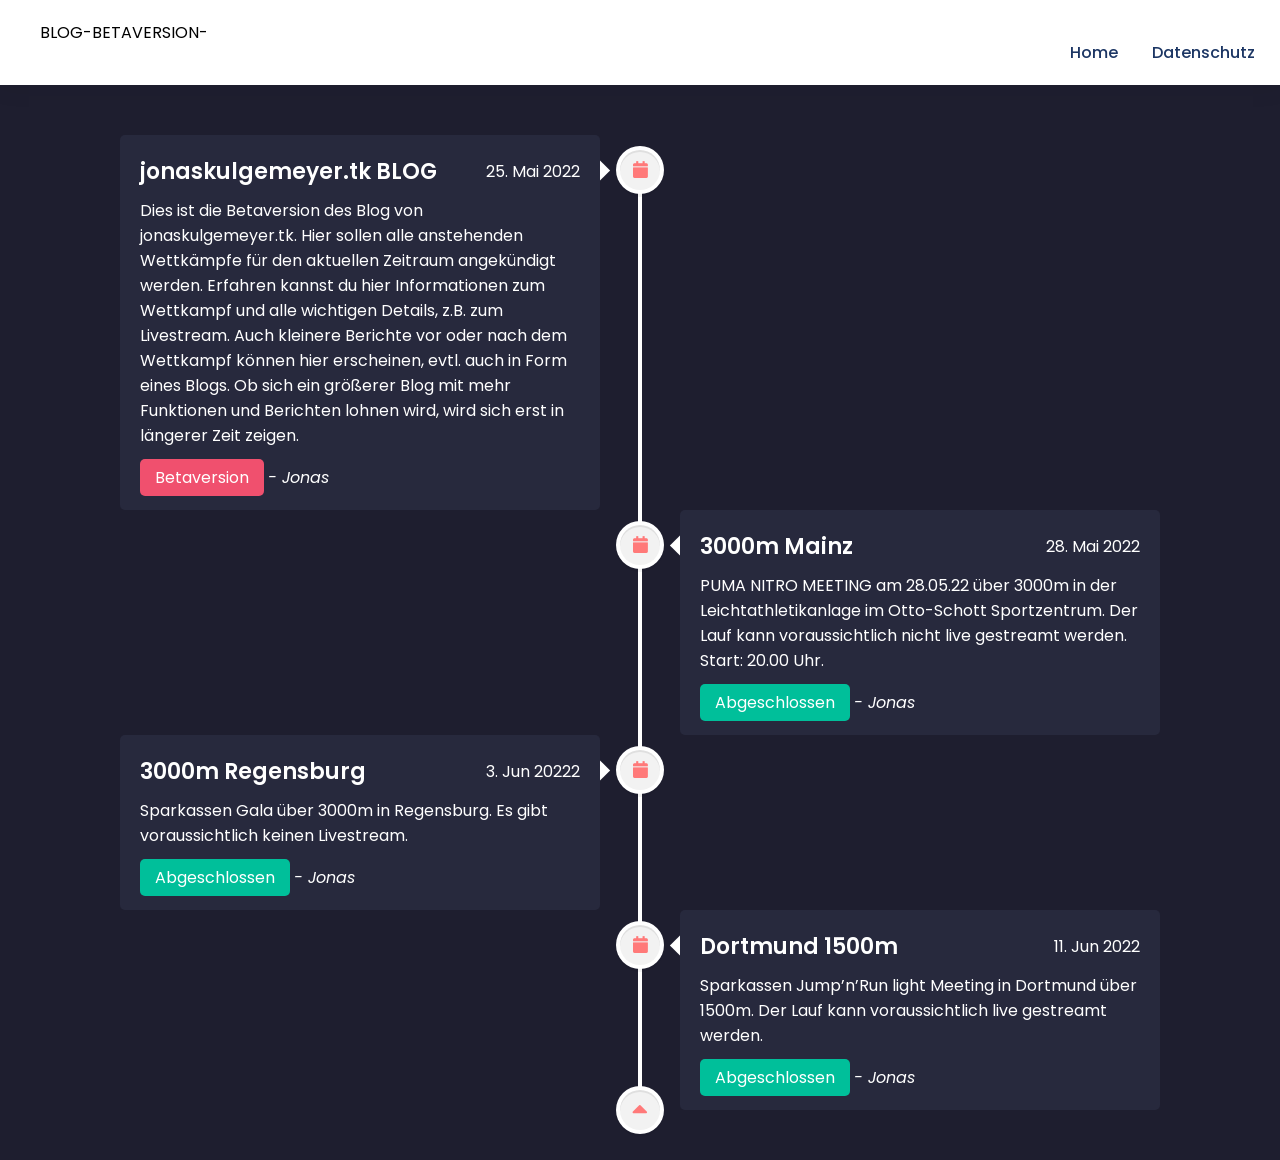
<file: deploy-6134f3c1431ea8b0c4e17faf/blog.html>
<!DOCTYPE html>

<html>
<head>
	 <meta name="viewport" content="width=device-width, initial-scale=1">
		<meta charset="utf-8"/>
        <link rel="stylesheet" href="blog.css">
		    <link rel="stylesheet" href="https://cdnjs.cloudflare.com/ajax/libs/font-awesome/5.15.3/css/all.min.css"/>
</head>
    <body>
			<header>
			<div class="head_container">
				<div class="logo">
					BLOG-BETAVERSION-
				</div>
				<div class="menu" id="myTopnav">
					<ul>
						<a href="javascript:void(0);" style="font-size:15px;" class="icon" onclick="openNav()">&#9776;</a>
						<li><a href="index.html">Home</a></li>
						<li><a href="datenschutz.html">Datenschutz</a></li>
					</ul>
				</div>
			</div>
		</header>
		<div id="mySidenav" class="sidenav">
			  <a href="javascript:void(0)" class="closebtn" onclick="closeNav()">&times;</a>
			  <a href="index.html">Home</a>
			  <a href="datenschutz.html">Datenschutz</a>
			  <p style="color: #1c3664; text-align: center">www.jonaskulgemeyer.tk &copy; 2022</p>
		</div>
		<script>
		function openNav() {
    document.getElementById("mySidenav").style.width = "250px";
    //document.getElementById("header").style.marginLeft = "250px";
}

function closeNav() {
    document.getElementById("mySidenav").style.width = "0";
    //document.getElementById("header").style.marginLeft= "0";
};
</script>
  <div class="wrapper">
    <div class="center-line">
      <a href="#" class="scroll-icon"><i class="fas fa-caret-up"></i></a>
    </div>
    <div class="row row-1">
      <section>
        <i class="icon fas fa-calendar"></i>
        <div class="details">
          <span class="title">jonaskulgemeyer.tk BLOG</span>
          <span>25. Mai 2022</span>
        </div>
        <p>Dies ist die Betaversion des Blog von jonaskulgemeyer.tk. Hier sollen alle anstehenden Wettkämpfe für den aktuellen Zeitraum angekündigt werden. Erfahren kannst du hier Informationen zum Wettkampf und alle wichtigen Details, z.B. zum Livestream. Auch kleinere Berichte vor oder nach dem Wettkampf können hier erscheinen, evtl. auch in Form eines Blogs. Ob sich ein größerer Blog mit mehr Funktionen und Berichten lohnen wird, wird sich erst in längerer Zeit zeigen.</p>
        <div class="unsicher">
          <a>Betaversion</a>
          <i>- Jonas</i>
        </div>
      </section>
    </div>
    <div class="row row-2">
      <section>
        <i class="icon fas fa-calendar"></i>
        <div class="details">
          <span class="title">3000m Mainz</span>
          <span>28. Mai 2022</span>
        </div>
        <p>PUMA NITRO MEETING am 28.05.22 über 3000m in der Leichtathletikanlage im Otto-Schott Sportzentrum. Der Lauf kann voraussichtlich nicht live gestreamt werden. Start: 20.00 Uhr.</p>
        <div class="sicher">
          <a>Abgeschlossen</a>
          <i>- Jonas</i>
        </div>
      </section>
    </div>
    <div class="row row-1">
      <section>
        <i class="icon fas fa-calendar"></i>
        <div class="details">
          <span class="title">3000m Regensburg</span>
          <span>3. Jun 20222</span>
        </div>
        <p>Sparkassen Gala über 3000m in Regensburg. Es gibt voraussichtlich keinen Livestream.</p>
        <div class="sicher">
          <a>Abgeschlossen</a>
          <i>- Jonas</i>
        </div>
      </section>
    </div>
    <div class="row row-2">
      <section>
        <i class="icon fas fa-calendar"></i>
        <div class="details">
          <span class="title">Dortmund 1500m</span>
          <span>11. Jun 2022</span>
        </div>
        <p>Sparkassen Jump’n’Run light Meeting in Dortmund über 1500m. Der Lauf kann voraussichtlich live gestreamt werden.</p>
        <div class="sicher">
          <a>Abgeschlossen</a>
          <i>- Jonas</i>
        </div>
      </section>
    </div>

  </div>

   </body>
</html>
</file>
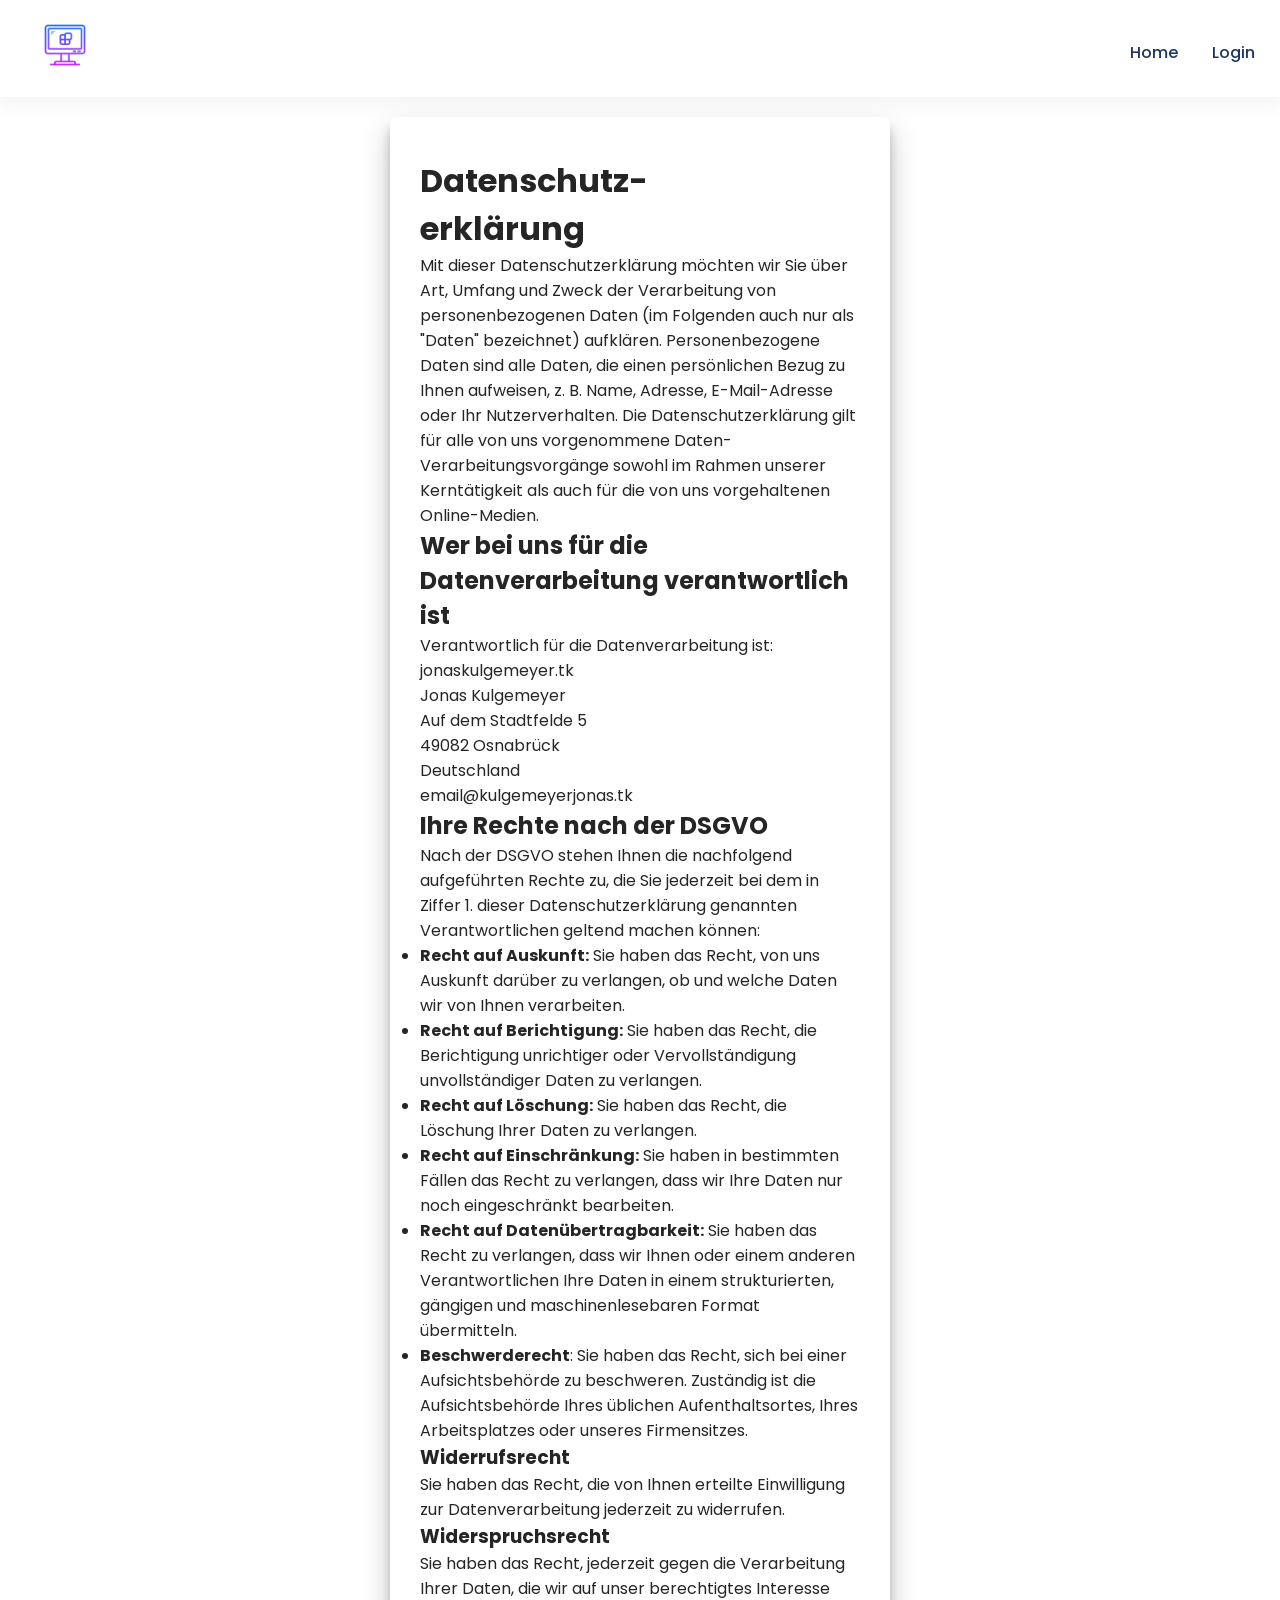
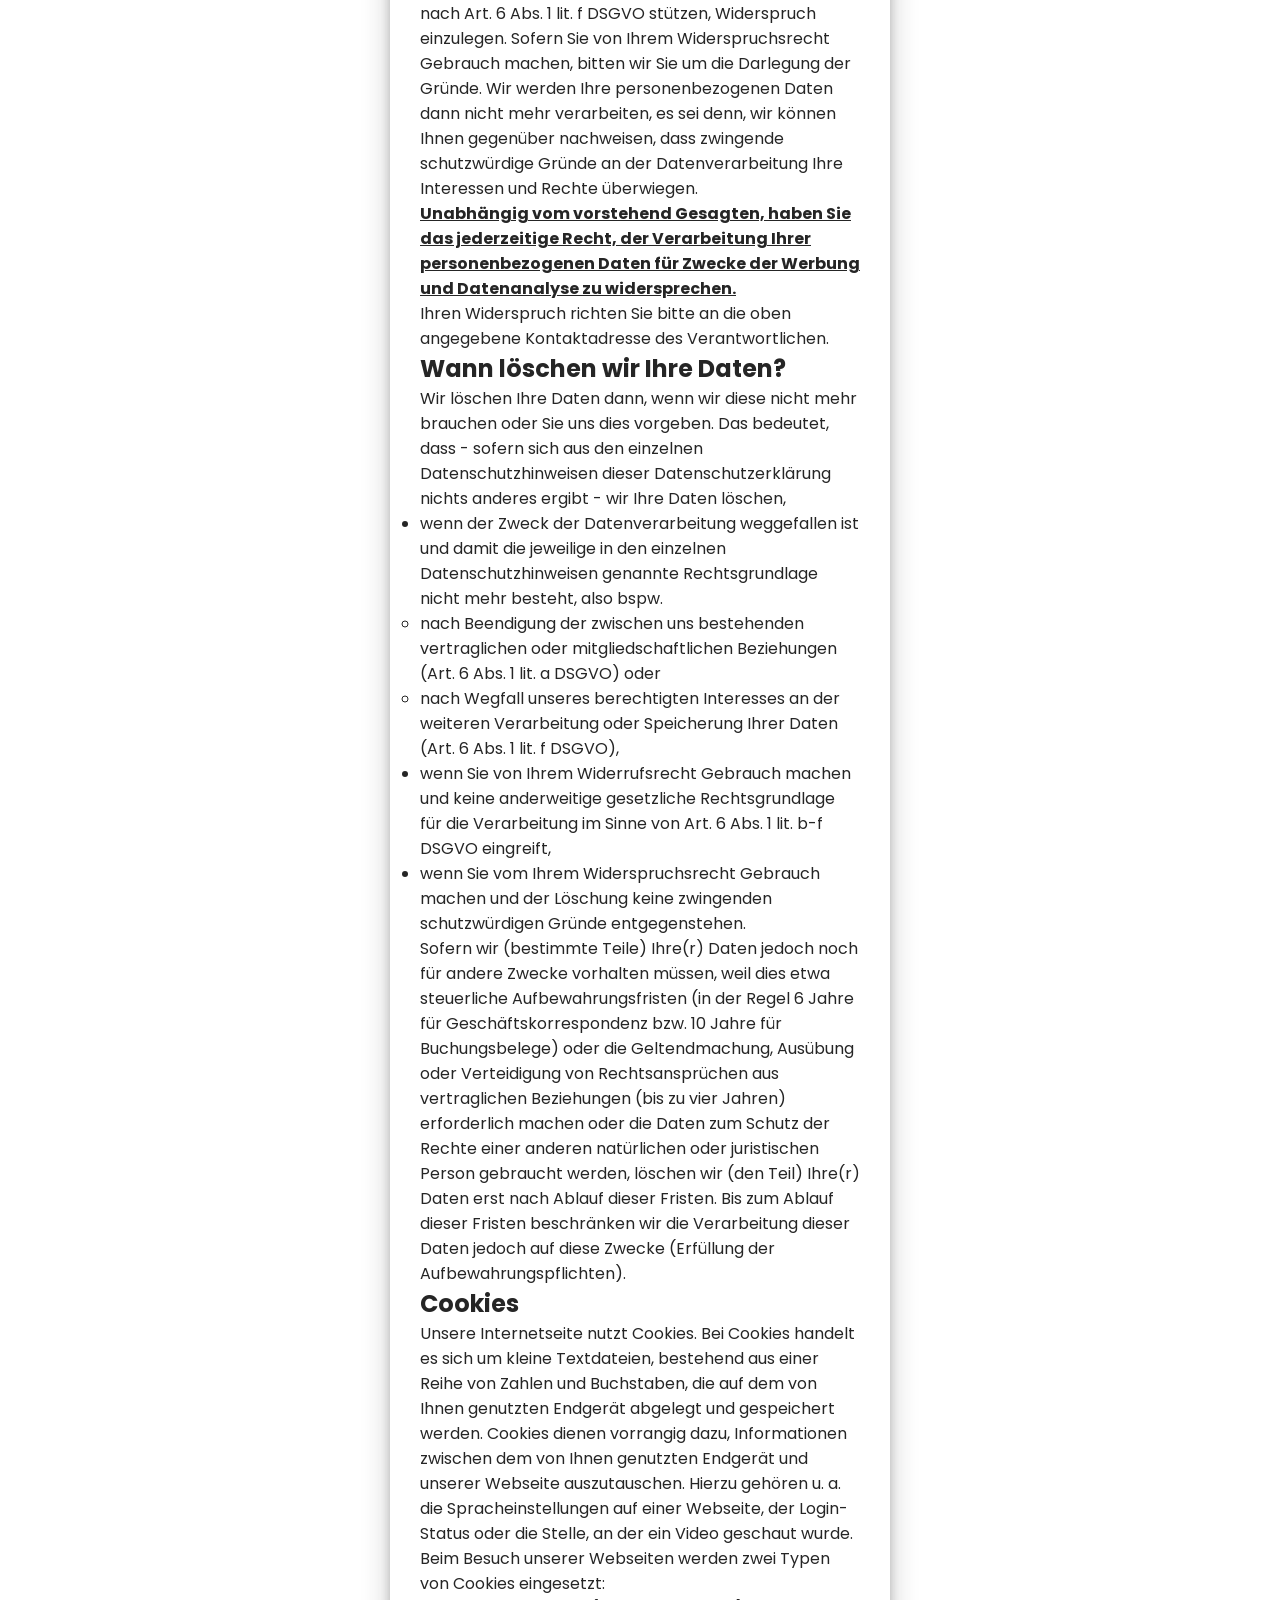
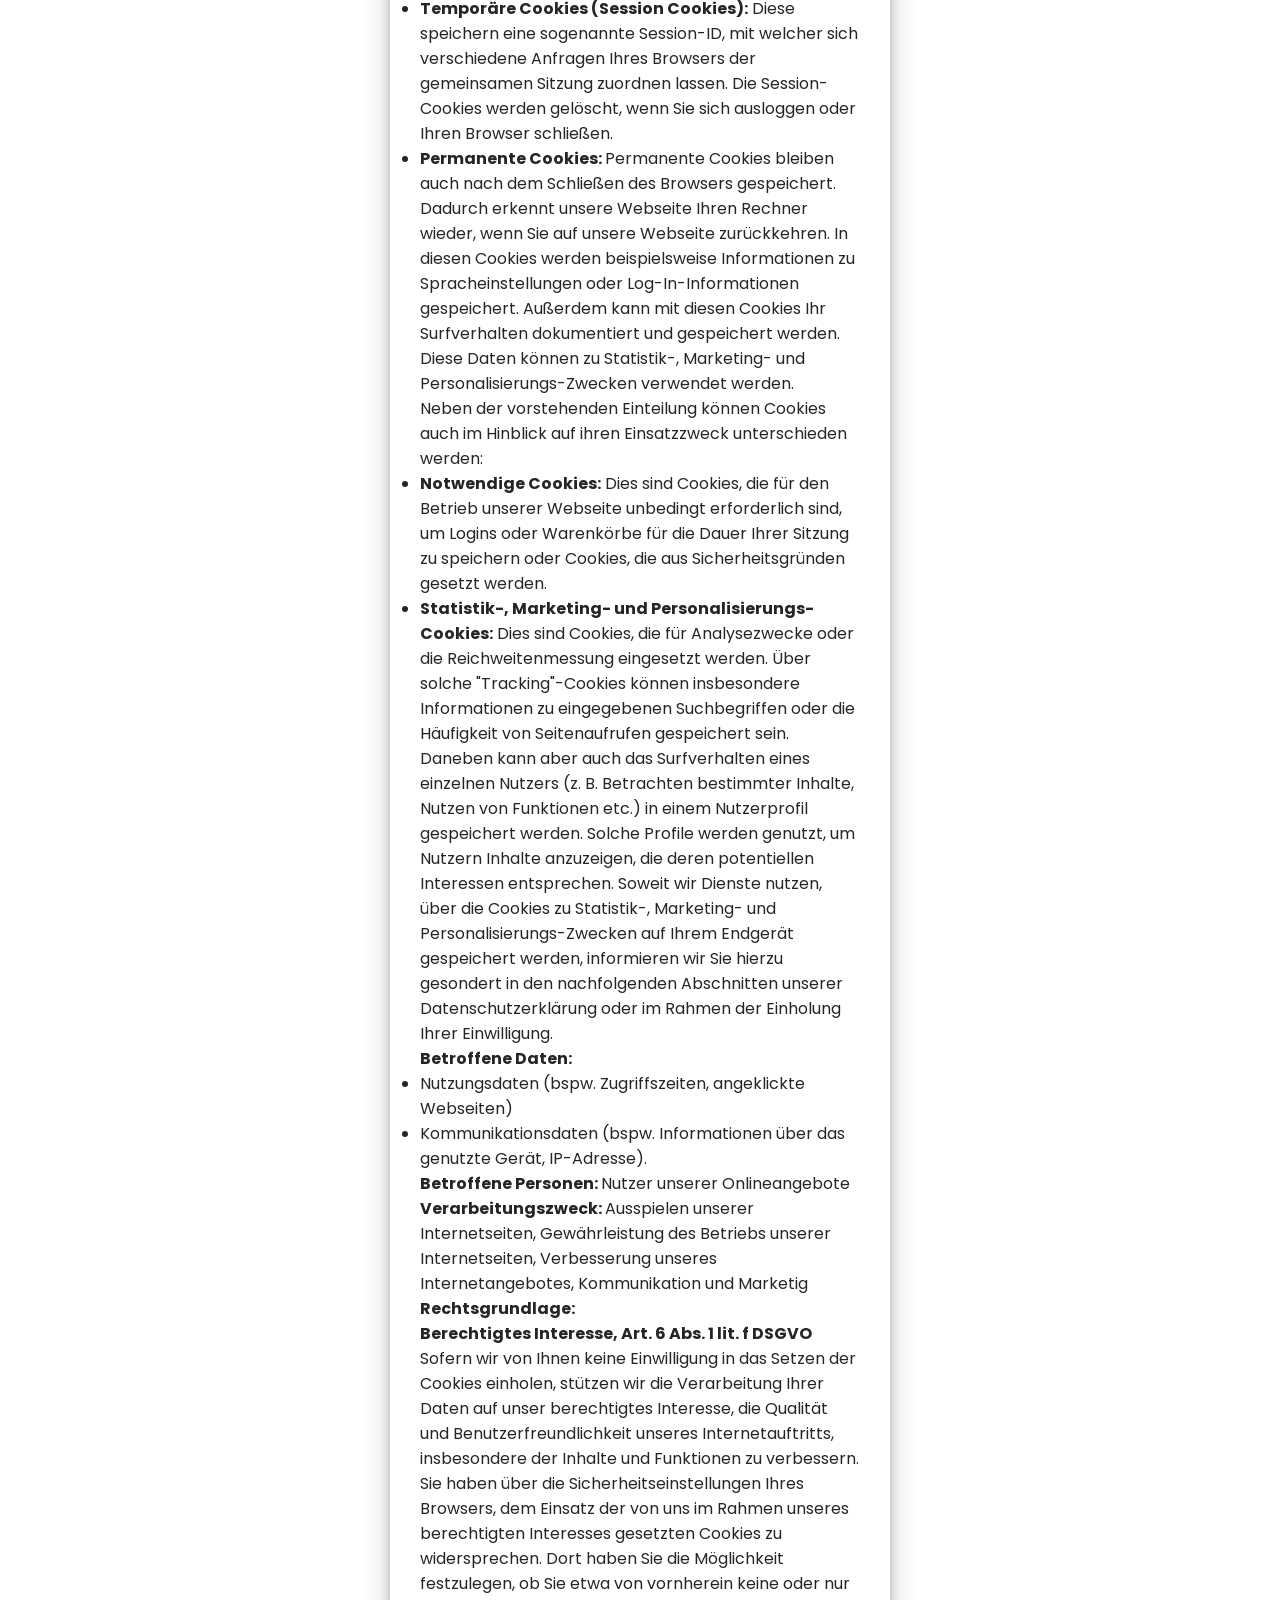
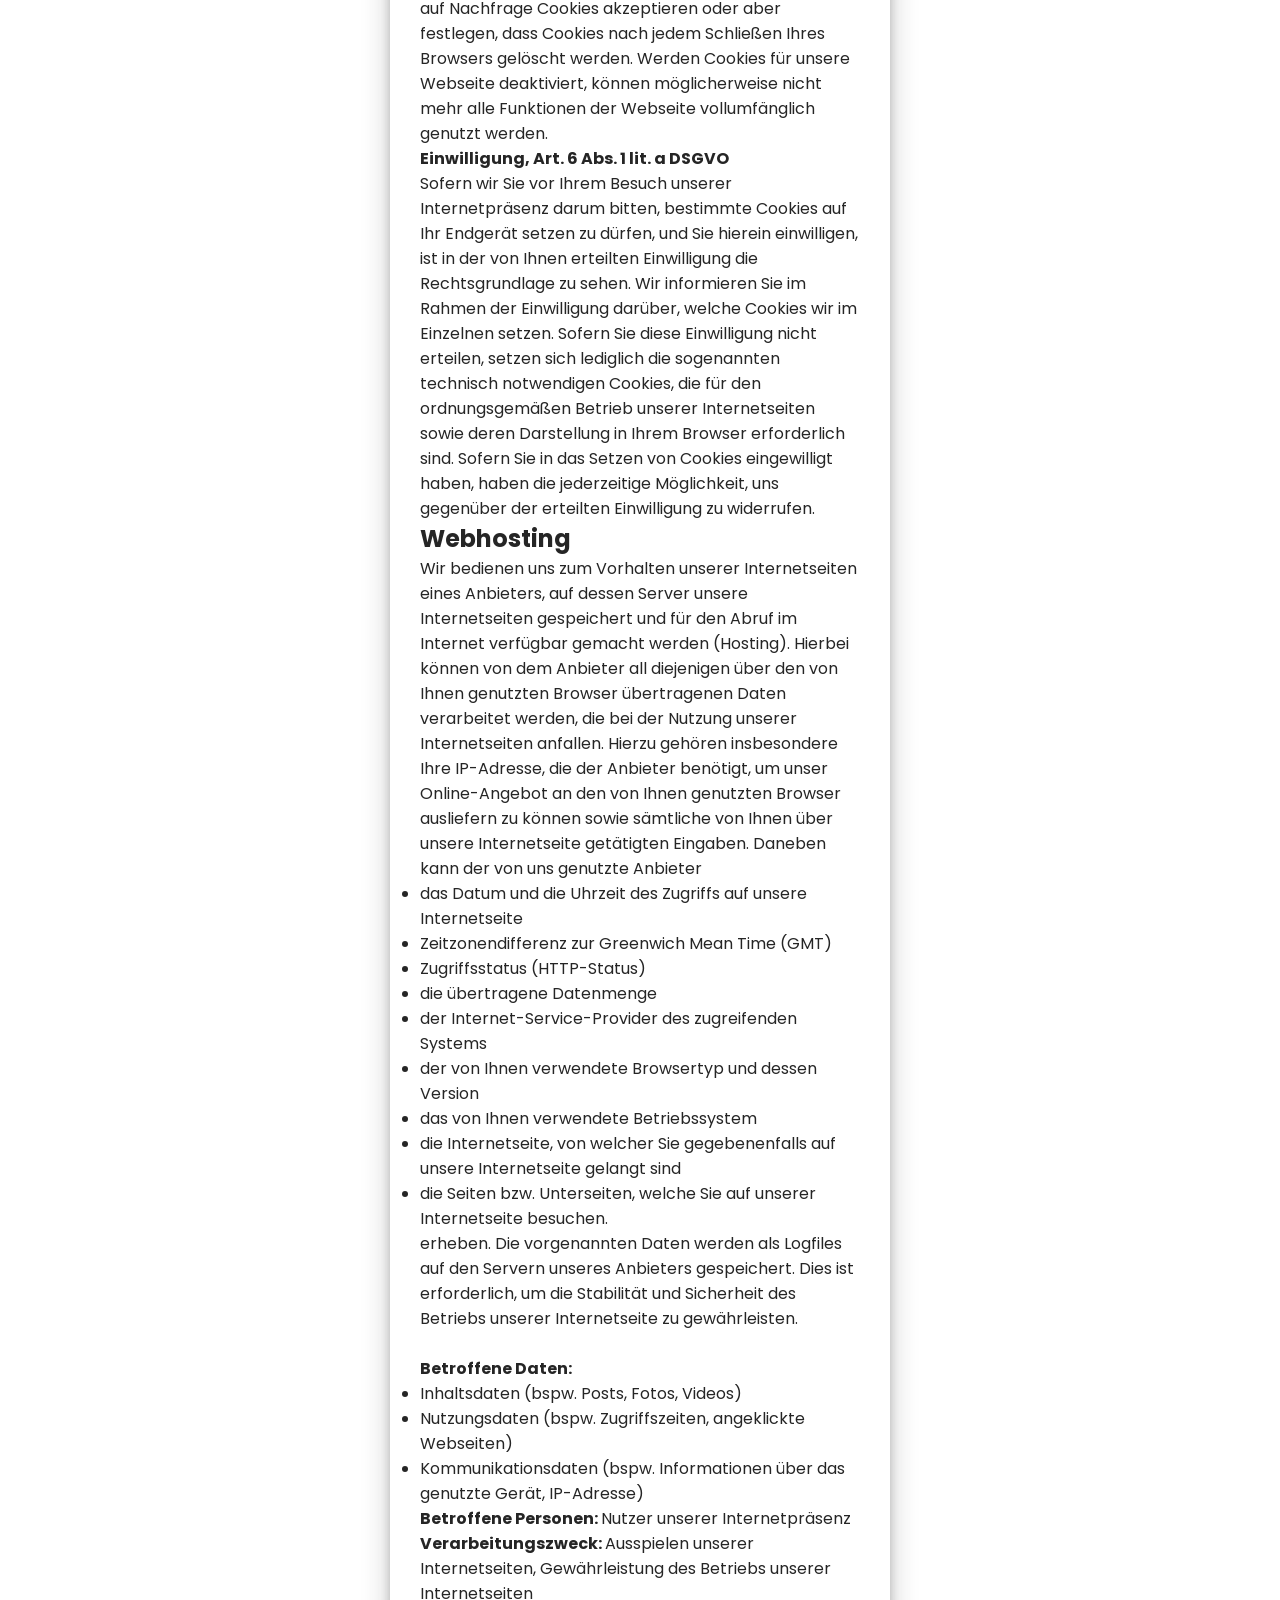
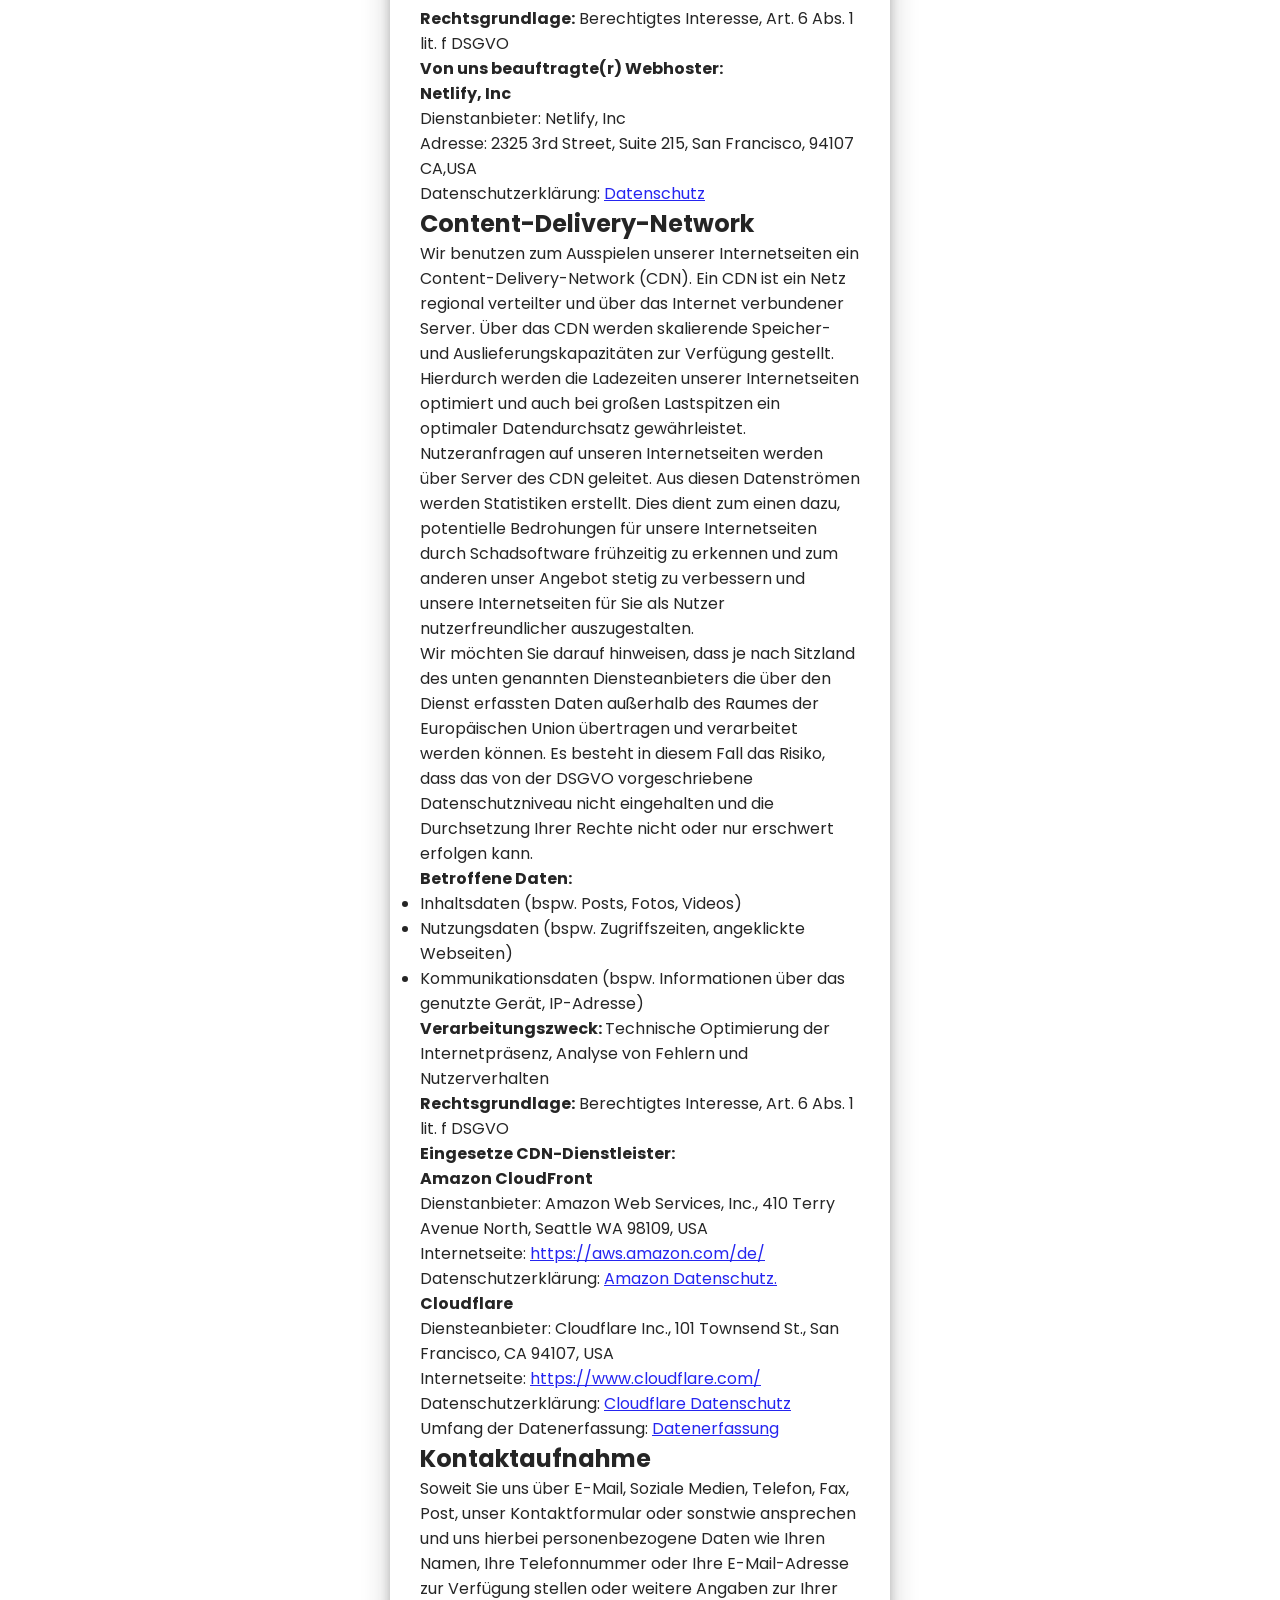
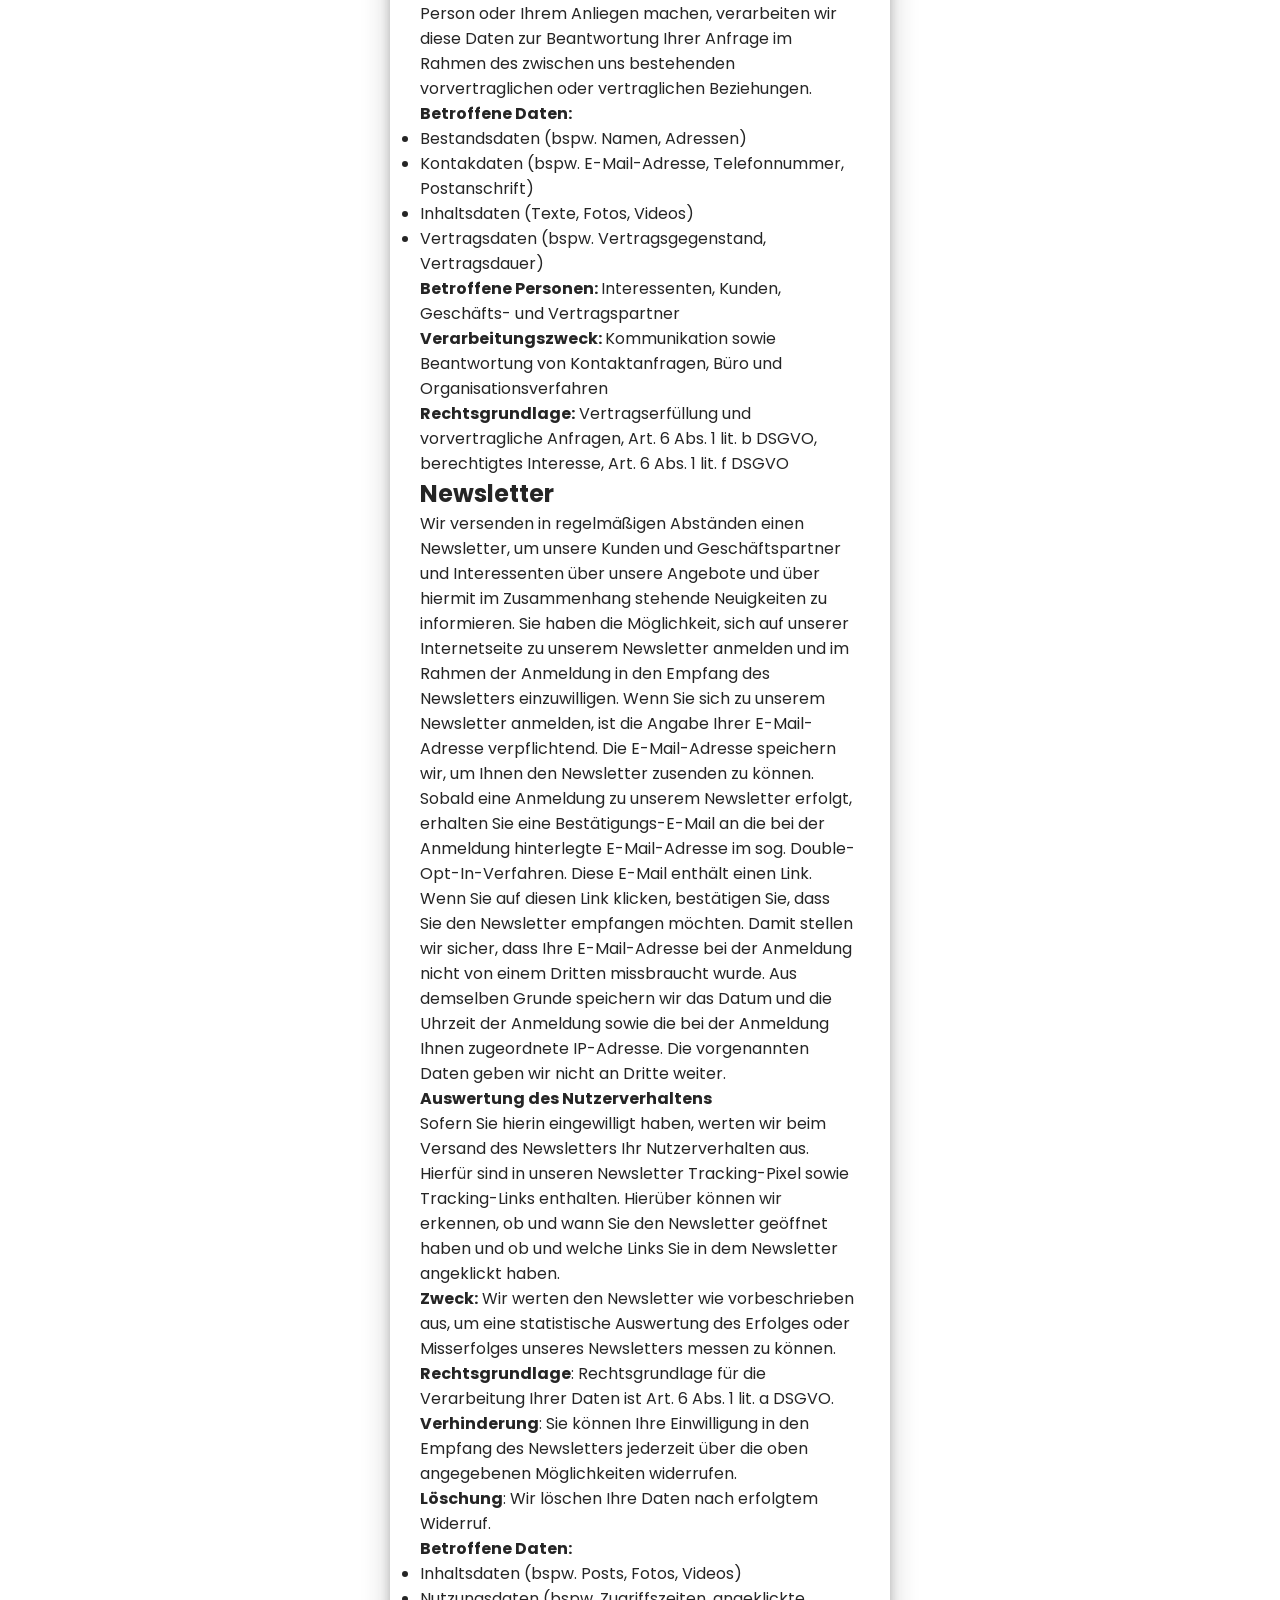
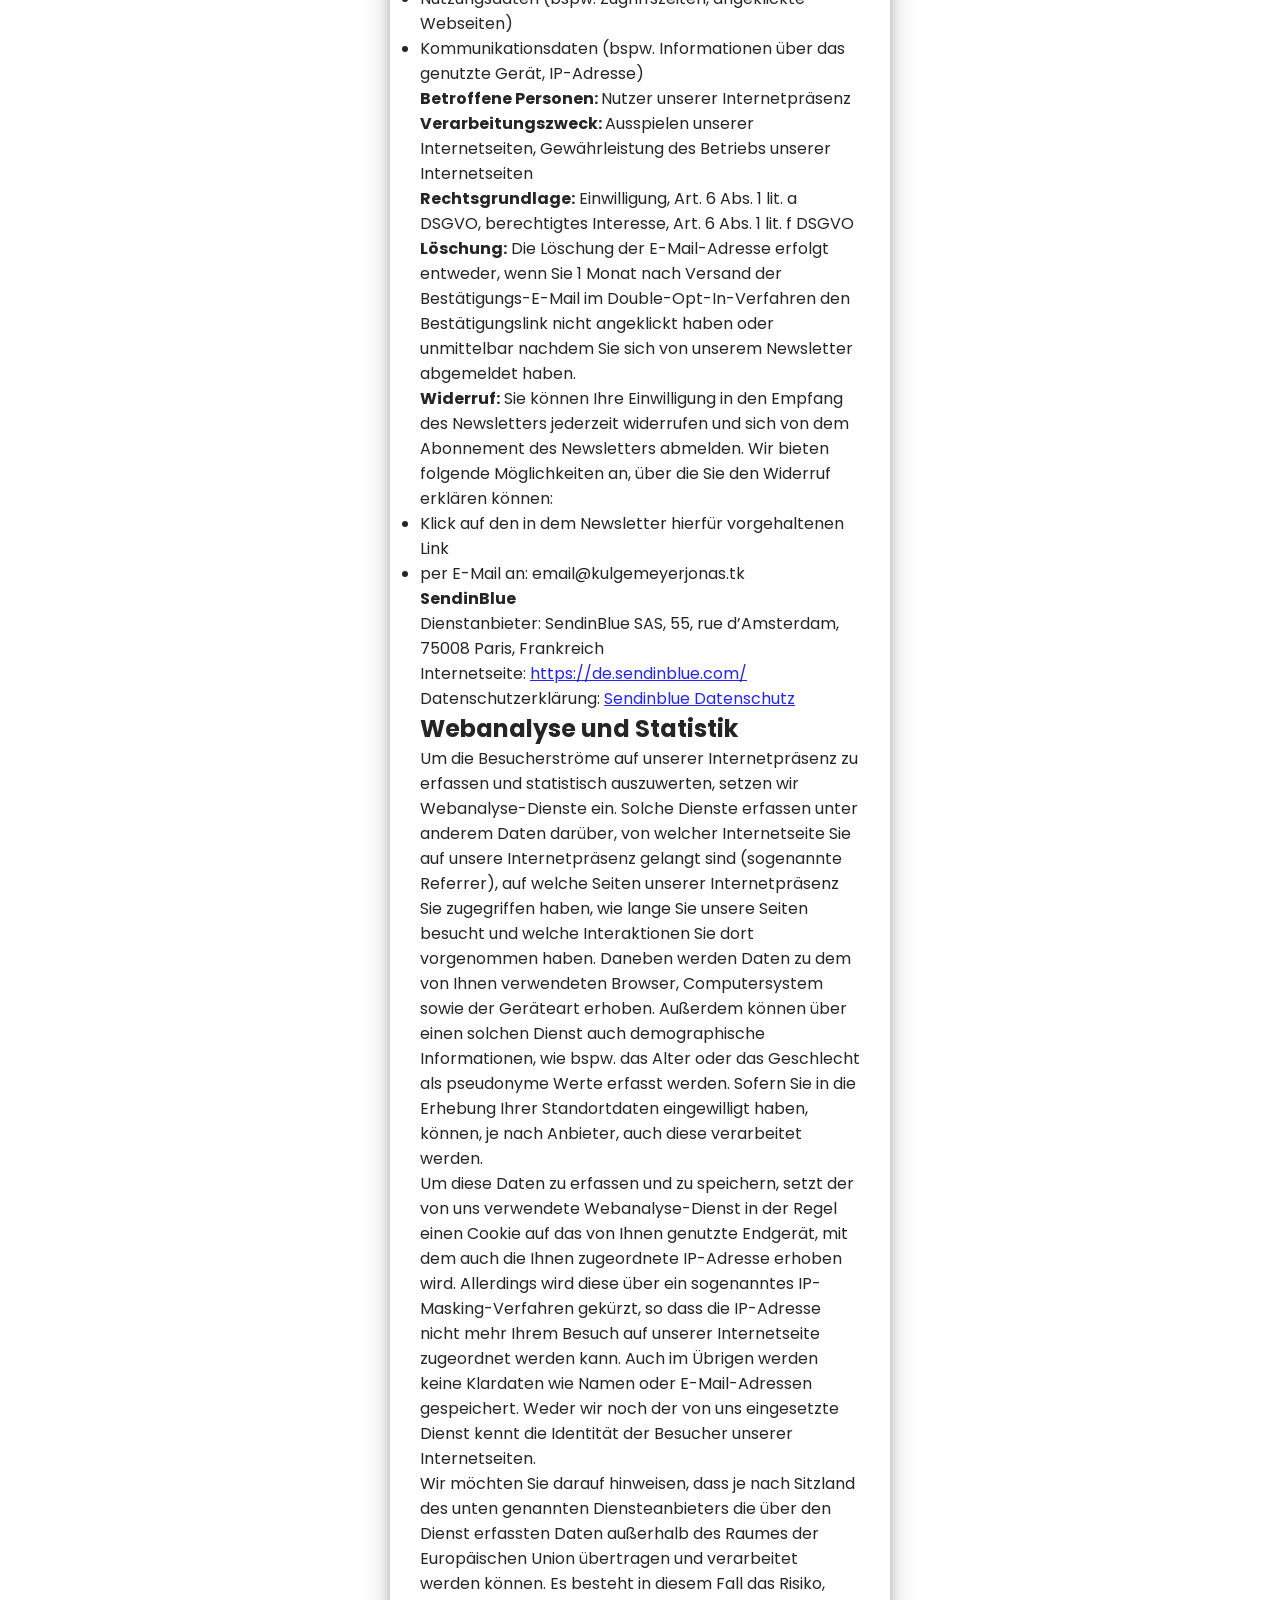
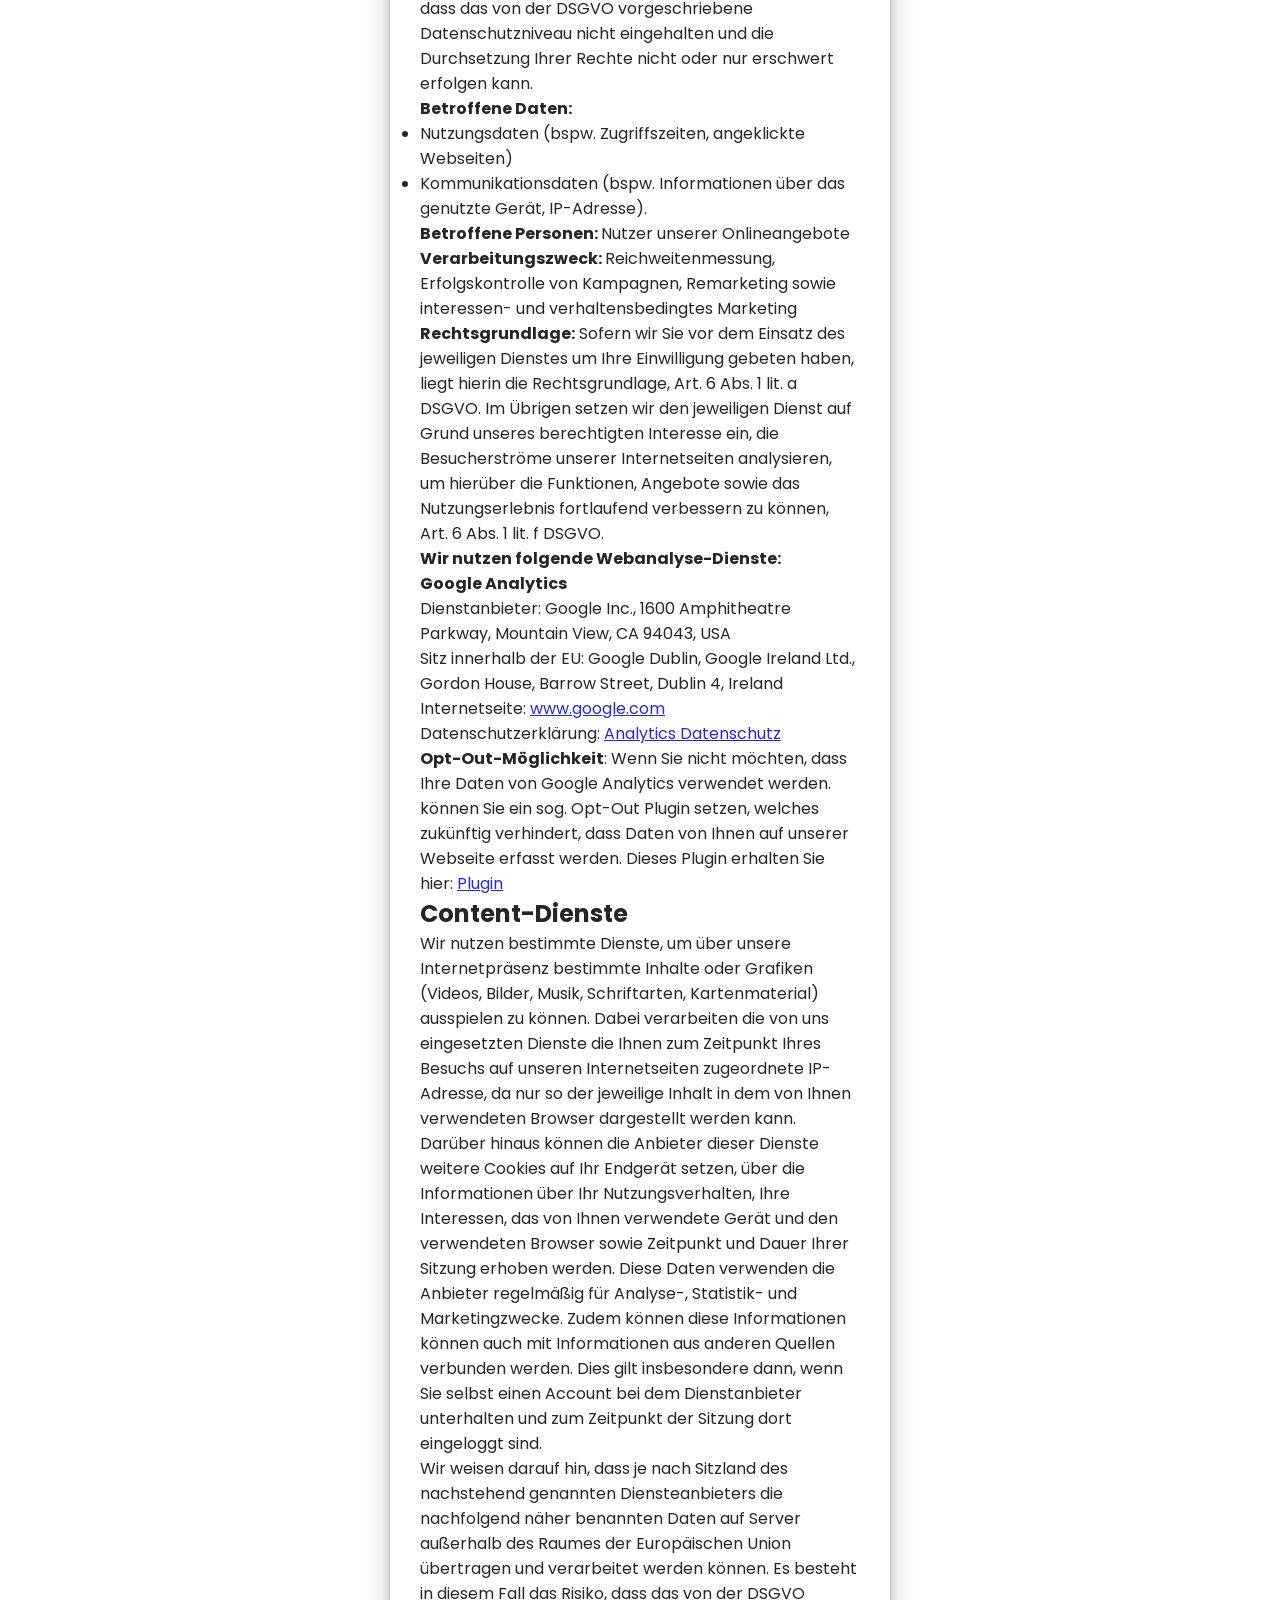
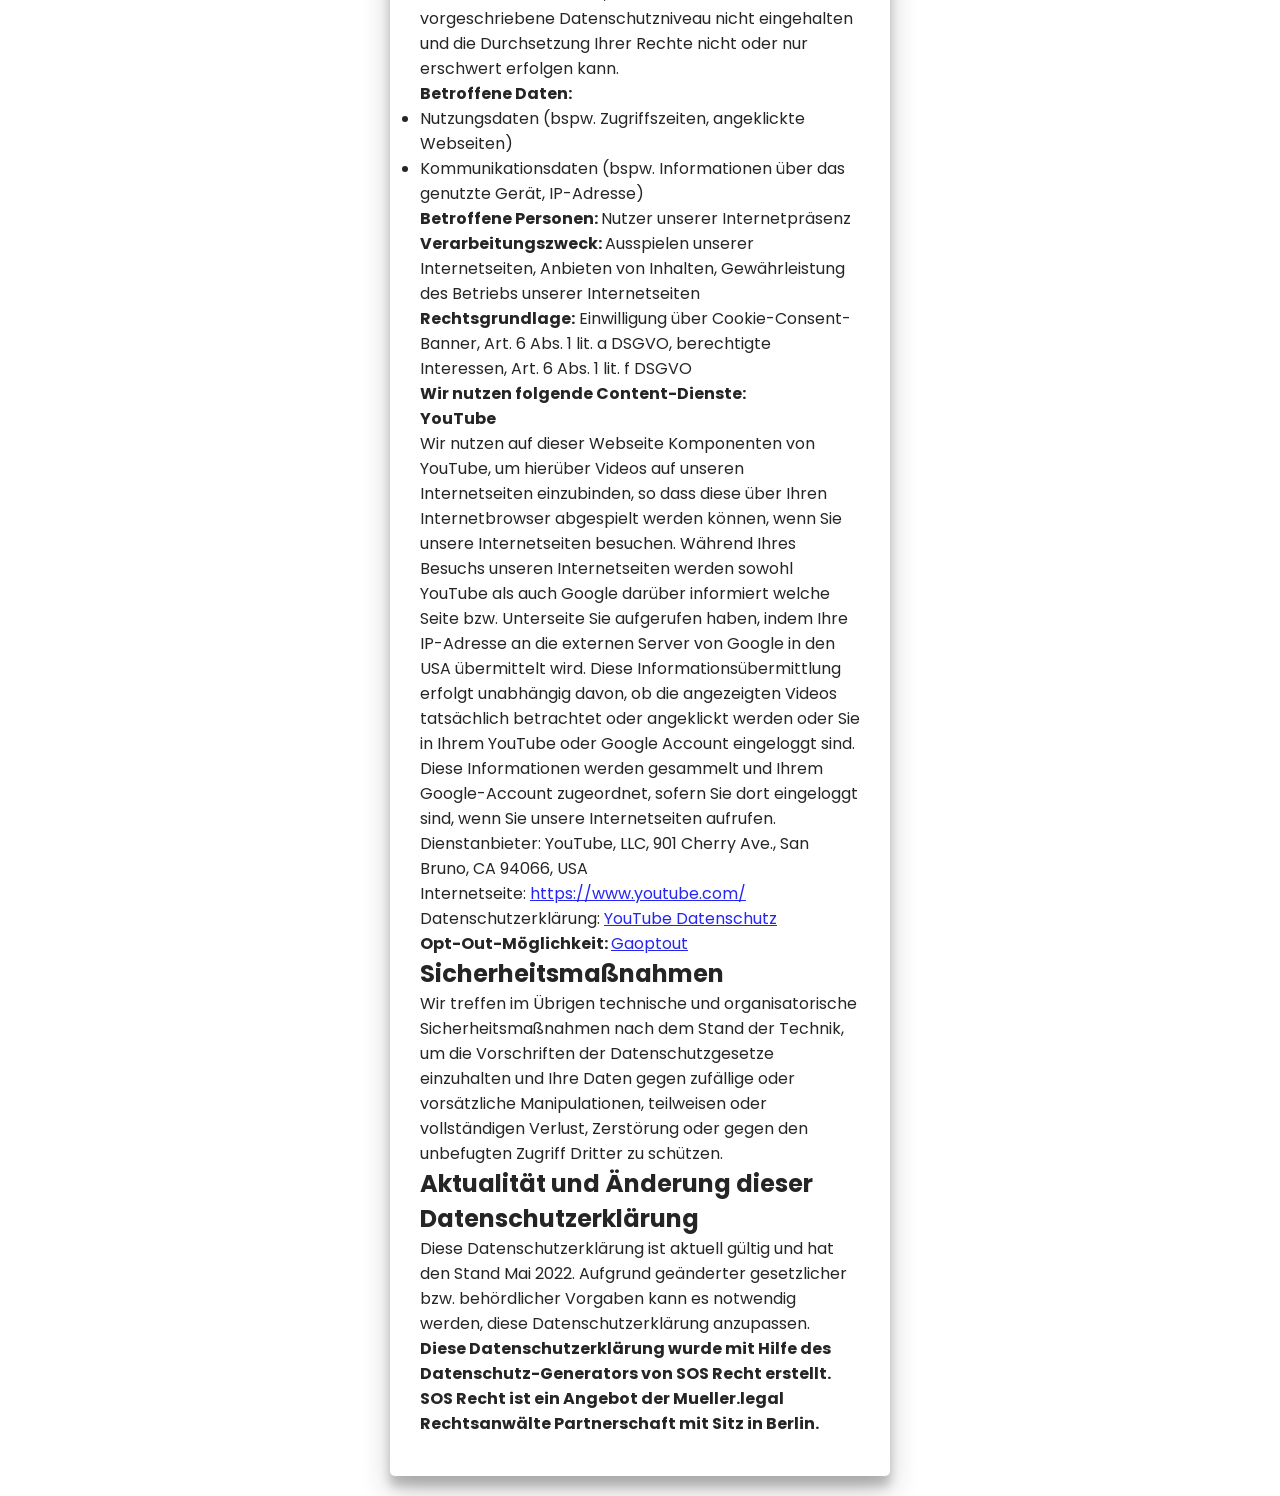
<file: deploy-6134f3c1431ea8b0c4e17faf/datenschutz.html>
<!DOCTYPE html>
<html>
<head>
	<meta charset="utf-8">
	<meta name="viewport" content="width=device-width, initial-scale=1.0">

	<link rel="stylesheet" href="https://stackpath.bootstrapcdn.com/font-awesome/4.7.0/css/font-awesome.min.css">

	<link rel="stylesheet" type="text/css" href="datenschutz.css">

	<title>Datenschutz</title>
</head>
<body>
		<header>
			<div class="head_container">
				<div class="logo">
					<img src="apple-touch-icon.png">
				</div>
				<div class="menu" id="myTopnav">
					<ul>
						<a href="javascript:void(0);" style="font-size:15px;" class="icon" onclick="openNav()">&#9776;</a>
						<li><a href="index.html">Home</a></li>
						<li><a href="jonaskulgemeyer.ml">Login</a></li>
						
					</ul>
				</div>
			</div>
		</header>
		<div id="mySidenav" class="sidenav">
			  <a href="javascript:void(0)" class="closebtn" onclick="closeNav()">&times;</a>
			  <a href="index.html">Home</a>
			  <a href="jonaskulgemeyer.ml">Login</a>
			
			  <p style="color: #1c3664; text-align: center">www.jonaskulgemeyer.tk &copy; 2022</p>
		</div>
		<script>
		function openNav() {
    document.getElementById("mySidenav").style.width = "250px";
    //document.getElementById("header").style.marginLeft = "250px";
}

function closeNav() {
    document.getElementById("mySidenav").style.width = "0";
    //document.getElementById("header").style.marginLeft= "0";
};
</script>
 <div class="mitte">
	<div class="container">

<div class="ce_text privacy_item general_part1 block"><h1>Datenschutz-<br>erklärung</br></h1><div class="text"><p>Mit dieser Datenschutzerklärung möchten wir Sie über Art, Umfang und Zweck der Verarbeitung von personenbezogenen Daten (im Folgenden auch nur als "Daten" bezeichnet) aufklären. Personenbezogene Daten sind alle Daten, die einen persönlichen Bezug zu Ihnen aufweisen, z. B. Name, Adresse, E-Mail-Adresse oder Ihr Nutzerverhalten. Die Datenschutzerklärung gilt für alle von uns vorgenommene Daten-Verarbeitungsvorgänge sowohl im Rahmen unserer Kerntätigkeit als auch für die von uns vorgehaltenen Online-Medien.</p></div></div><div class="ce_text privacy_item contact_responsible block"><div class="text"><h2>Wer bei uns für die Datenverarbeitung verantwortlich ist</h2><p>Verantwortlich für die Datenverarbeitung ist:</p></div></div><p>jonaskulgemeyer.tk<br>Jonas Kulgemeyer<br>Auf dem Stadtfelde 5<br>49082 Osnabrück<br>Deutschland<br>email@kulgemeyerjonas.tk<br></p><div class="ce_text privacy_item general_part3 block"><div class="text"><h2>Ihre Rechte nach der DSGVO</h2><p>Nach der DSGVO stehen Ihnen die nachfolgend aufgeführten Rechte zu, die Sie jederzeit bei dem in Ziffer 1. dieser Datenschutzerklärung genannten Verantwortlichen geltend machen können:</p><ul><li><strong>Recht auf Auskunft:</strong> Sie haben das Recht, von uns Auskunft darüber zu verlangen, ob und welche Daten wir von Ihnen verarbeiten.</li><li><strong>Recht auf Berichtigung:</strong> Sie haben das Recht, die Berichtigung unrichtiger oder Vervollständigung unvollständiger Daten zu verlangen.</li><li><strong>Recht auf Löschung:</strong> Sie haben das Recht, die Löschung Ihrer Daten zu verlangen.</li><li><strong>Recht auf Einschränkung:</strong> Sie haben in bestimmten Fällen das Recht zu verlangen, dass wir Ihre Daten nur noch eingeschränkt bearbeiten.</li><li><strong>Recht auf Datenübertragbarkeit:</strong> Sie haben das Recht zu verlangen, dass wir Ihnen oder einem anderen Verantwortlichen Ihre Daten in einem strukturierten, gängigen und maschinenlesebaren Format übermitteln.</li><li><strong>Beschwerderecht</strong>: Sie haben das Recht, sich bei einer Aufsichtsbehörde zu beschweren. Zuständig ist die Aufsichtsbehörde Ihres üblichen Aufenthaltsortes, Ihres Arbeitsplatzes oder unseres Firmensitzes.</li></ul><h3>Widerrufsrecht</h3><p>Sie haben das Recht, die von Ihnen erteilte Einwilligung zur Datenverarbeitung jederzeit zu widerrufen.</p><h3>Widerspruchsrecht</h3><p>Sie haben das Recht, jederzeit gegen die Verarbeitung Ihrer Daten, die wir auf unser berechtigtes Interesse nach Art. 6 Abs. 1 lit. f DSGVO stützen, Widerspruch einzulegen. Sofern Sie von Ihrem Widerspruchsrecht Gebrauch machen, bitten wir Sie um die Darlegung der Gründe. Wir werden Ihre personenbezogenen Daten dann nicht mehr verarbeiten, es sei denn, wir können Ihnen gegenüber nachweisen, dass zwingende schutzwürdige Gründe an der Datenverarbeitung Ihre Interessen und Rechte überwiegen.</p><p><span style="text-decoration: underline;"><strong>Unabhängig vom vorstehend Gesagten, haben Sie das jederzeitige Recht, der Verarbeitung Ihrer personenbezogenen Daten für Zwecke der Werbung und Datenanalyse zu widersprechen.</strong></span></p><p>Ihren Widerspruch richten Sie bitte an die oben angegebene Kontaktadresse des Verantwortlichen.</p><h2>Wann löschen wir Ihre Daten?</h2><p>Wir löschen Ihre Daten dann, wenn wir diese nicht mehr brauchen oder Sie uns dies vorgeben. Das bedeutet, dass - sofern sich aus den einzelnen Datenschutzhinweisen dieser Datenschutzerklärung nichts anderes ergibt - wir Ihre Daten löschen,</p><ul><li>wenn der Zweck der Datenverarbeitung weggefallen ist und damit die jeweilige in den einzelnen Datenschutzhinweisen genannte Rechtsgrundlage nicht mehr besteht, also bspw.<ul><li>nach Beendigung der zwischen uns bestehenden vertraglichen oder mitgliedschaftlichen Beziehungen (Art. 6 Abs. 1 lit. a DSGVO) oder</li><li>nach Wegfall unseres berechtigten Interesses an der weiteren Verarbeitung oder Speicherung Ihrer Daten (Art. 6 Abs. 1 lit. f DSGVO),</li></ul></li><li>wenn Sie von Ihrem Widerrufsrecht Gebrauch machen und keine anderweitige gesetzliche Rechtsgrundlage für die Verarbeitung im Sinne von Art. 6 Abs. 1 lit. b-f DSGVO eingreift,</li><li>wenn Sie vom Ihrem Widerspruchsrecht Gebrauch machen und der Löschung keine zwingenden schutzwürdigen Gründe entgegenstehen.</li></ul><p>Sofern wir (bestimmte Teile) Ihre(r) Daten jedoch noch für andere Zwecke vorhalten müssen, weil dies etwa steuerliche Aufbewahrungsfristen (in der Regel 6 Jahre für Geschäftskorrespondenz bzw. 10 Jahre für Buchungsbelege) oder die Geltendmachung, Ausübung oder Verteidigung von Rechtsansprüchen aus vertraglichen Beziehungen (bis zu vier Jahren) erforderlich machen oder die Daten zum Schutz der Rechte einer anderen natürlichen oder juristischen Person gebraucht werden, löschen wir (den Teil) Ihre(r) Daten erst nach Ablauf dieser Fristen. Bis zum Ablauf dieser Fristen beschränken wir die Verarbeitung dieser Daten jedoch auf diese Zwecke (Erfüllung der Aufbewahrungspflichten).</p></div></div><div class="ce_text privacy_item general_part2 block"><div class="text"><h2>Cookies</h2><p>Unsere Internetseite nutzt Cookies. Bei Cookies handelt es sich um kleine Textdateien, bestehend aus einer Reihe von Zahlen und Buchstaben, die auf dem von Ihnen genutzten Endgerät abgelegt und gespeichert werden. Cookies dienen vorrangig dazu, Informationen zwischen dem von Ihnen genutzten Endgerät und unserer Webseite auszutauschen. Hierzu gehören u. a. die Spracheinstellungen auf einer Webseite, der Login-Status oder die Stelle, an der ein Video geschaut wurde.</p><p>Beim Besuch unserer Webseiten werden zwei Typen von Cookies eingesetzt:</p><ul><li><strong>Temporäre Cookies (Session Cookies):</strong> Diese speichern eine sogenannte Session-ID, mit welcher sich verschiedene Anfragen Ihres Browsers der gemeinsamen Sitzung zuordnen lassen. Die Session-Cookies werden gelöscht, wenn Sie sich ausloggen oder Ihren Browser schließen.</li><li><strong>Permanente Cookies: </strong>Permanente Cookies bleiben auch nach dem Schließen des Browsers gespeichert. Dadurch erkennt unsere Webseite Ihren Rechner wieder, wenn Sie auf unsere Webseite zurückkehren. In diesen Cookies werden beispielsweise Informationen zu Spracheinstellungen oder Log-In-Informationen gespeichert. Außerdem kann mit diesen Cookies Ihr Surfverhalten dokumentiert und gespeichert werden. Diese Daten können zu Statistik-, Marketing- und Personalisierungs-Zwecken verwendet werden.</li></ul><p>Neben der vorstehenden Einteilung können Cookies auch im Hinblick auf ihren Einsatzzweck unterschieden werden:</p><ul><li><strong>Notwendige Cookies:</strong> Dies sind Cookies, die für den Betrieb unserer Webseite unbedingt erforderlich sind, um Logins oder Warenkörbe für die Dauer Ihrer Sitzung zu speichern oder Cookies, die aus Sicherheitsgründen gesetzt werden.</li><li><strong>Statistik-, Marketing- und Personalisierungs-Cookies:</strong> Dies sind Cookies, die für Analysezwecke oder die Reichweitenmessung eingesetzt werden. Über solche "Tracking"-Cookies können insbesondere Informationen zu eingegebenen Suchbegriffen oder die Häufigkeit von Seitenaufrufen gespeichert sein. Daneben kann aber auch das Surfverhalten eines einzelnen Nutzers (z. B. Betrachten bestimmter Inhalte, Nutzen von Funktionen etc.) in einem Nutzerprofil gespeichert werden. Solche Profile werden genutzt, um Nutzern Inhalte anzuzeigen, die deren potentiellen Interessen entsprechen. Soweit wir Dienste nutzen, über die Cookies zu Statistik-, Marketing- und Personalisierungs-Zwecken auf Ihrem Endgerät gespeichert werden, informieren wir Sie hierzu gesondert in den nachfolgenden Abschnitten unserer Datenschutzerklärung oder im Rahmen der Einholung Ihrer Einwilligung.</li></ul><p><strong>Betroffene Daten:</strong></p><ul><li>Nutzungsdaten (bspw. Zugriffszeiten, angeklickte Webseiten)</li><li>Kommunikationsdaten (bspw. Informationen über das genutzte Gerät, IP-Adresse).</li></ul><p><strong>Betroffene Personen: </strong>Nutzer unserer Onlineangebote</p><p><strong>Verarbeitungszweck: </strong>Ausspielen unserer Internetseiten, Gewährleistung des Betriebs unserer Internetseiten, Verbesserung unseres Internetangebotes, Kommunikation und Marketig</p><p><strong>Rechtsgrundlage:<br>Berechtigtes Interesse, Art. 6 Abs. 1 lit. f DSGVO</strong><br>Sofern wir von Ihnen keine Einwilligung in das Setzen der Cookies einholen, stützen wir die Verarbeitung Ihrer Daten auf unser berechtigtes Interesse, die Qualität und Benutzerfreundlichkeit unseres Internetauftritts, insbesondere der Inhalte und Funktionen zu verbessern. Sie haben über die Sicherheitseinstellungen Ihres Browsers, dem Einsatz der von uns im Rahmen unseres berechtigten Interesses gesetzten Cookies zu widersprechen. Dort haben Sie die Möglichkeit festzulegen, ob Sie etwa von vornherein keine oder nur auf Nachfrage Cookies akzeptieren oder aber festlegen, dass Cookies nach jedem Schließen Ihres Browsers gelöscht werden. Werden Cookies für unsere Webseite deaktiviert, können möglicherweise nicht mehr alle Funktionen der Webseite vollumfänglich genutzt werden.</p></div></div><div class="ce_text block"><div class="text"><p><strong>Einwilligung, Art. 6 Abs. 1 lit. a DSGVO</strong><br>Sofern wir Sie vor Ihrem Besuch unserer Internetpräsenz darum bitten, bestimmte Cookies auf Ihr Endgerät setzen zu dürfen, und Sie hierein einwilligen, ist in der von Ihnen erteilten Einwilligung die Rechtsgrundlage zu sehen. Wir informieren Sie im Rahmen der Einwilligung darüber, welche Cookies wir im Einzelnen setzen. Sofern Sie diese Einwilligung nicht erteilen, setzen sich lediglich die sogenannten technisch notwendigen Cookies, die für den ordnungsgemäßen Betrieb unserer Internetseiten sowie deren Darstellung in Ihrem Browser erforderlich sind. Sofern Sie in das Setzen von Cookies eingewilligt haben, haben die jederzeitige Möglichkeit, uns gegenüber der erteilten Einwilligung zu widerrufen.</p></div></div><div class="ce_text privacy_item external_hosting block"><div class="text"><h2>Webhosting</h2><p>Wir bedienen uns zum Vorhalten unserer Internetseiten eines Anbieters, auf dessen Server unsere Internetseiten gespeichert und für den Abruf im Internet verfügbar gemacht werden (Hosting). Hierbei können von dem Anbieter all diejenigen über den von Ihnen genutzten Browser übertragenen Daten verarbeitet werden, die bei der Nutzung unserer Internetseiten anfallen. Hierzu gehören insbesondere Ihre IP-Adresse, die der Anbieter benötigt, um unser Online-Angebot an den von Ihnen genutzten Browser ausliefern zu können sowie sämtliche von Ihnen über unsere Internetseite getätigten Eingaben. Daneben kann der von uns genutzte Anbieter&nbsp;&nbsp;</p><ul><li>das Datum und die Uhrzeit des Zugriffs auf unsere Internetseite</li><li>Zeitzonendifferenz zur Greenwich Mean Time (GMT)</li><li>Zugriffsstatus (HTTP-Status)</li><li>die übertragene Datenmenge</li><li>der Internet-Service-Provider des zugreifenden Systems</li><li>der von Ihnen verwendete Browsertyp und dessen Version</li><li>das von Ihnen verwendete Betriebssystem</li><li>die Internetseite, von welcher Sie gegebenenfalls auf unsere Internetseite gelangt sind</li><li>die Seiten bzw. Unterseiten, welche Sie auf unserer Internetseite besuchen.</li></ul><p>erheben. Die vorgenannten Daten werden als Logfiles auf den Servern unseres Anbieters gespeichert. Dies ist erforderlich, um die Stabilität und Sicherheit des Betriebs unserer Internetseite zu gewährleisten.</p><p class="invisible">&nbsp;</p><p><strong>Betroffene Daten:</strong></p><ul><li>Inhaltsdaten (bspw. Posts, Fotos, Videos)</li><li>Nutzungsdaten (bspw. Zugriffszeiten, angeklickte Webseiten)</li><li>Kommunikationsdaten (bspw. Informationen über das genutzte Gerät, IP-Adresse)</li></ul><p><strong>Betroffene Personen: </strong>Nutzer unserer Internetpräsenz</p><p><strong>Verarbeitungszweck: </strong>Ausspielen unserer Internetseiten, Gewährleistung des Betriebs unserer Internetseiten</p><p><strong>Rechtsgrundlage:</strong> Berechtigtes Interesse, Art. 6 Abs. 1 lit. f DSGVO</p><p><strong>Von uns beauftragte(r) Webhoster:</strong></p></div></div><div class="ce_text block"><div class="text"><p><strong>Netlify, Inc</strong></p><p>Dienstanbieter: Netlify, Inc<br>Adresse: 2325 3rd Street, Suite 215, San Francisco, 94107 CA,USA<br>Datenschutzerklärung: <a href="www.netlify.com/privacy" target="_blank">Datenschutz</a></p></div></div><div class="ce_text block"><div class="text"><h2>Content-Delivery-Network</h2><p>Wir benutzen zum Ausspielen unserer Internetseiten ein Content-Delivery-Network (CDN). Ein CDN ist ein Netz regional verteilter und über das Internet verbundener Server. Über das CDN werden skalierende Speicher- und Auslieferungskapazitäten zur Verfügung gestellt. Hierdurch werden die Ladezeiten unserer Internetseiten optimiert und auch bei großen Lastspitzen ein optimaler Datendurchsatz gewährleistet. Nutzeranfragen auf unseren Internetseiten werden über Server des CDN geleitet. Aus diesen Datenströmen werden Statistiken erstellt. Dies dient zum einen dazu, potentielle Bedrohungen für unsere Internetseiten durch Schadsoftware frühzeitig zu erkennen und zum anderen unser Angebot stetig zu verbessern und unsere Internetseiten für Sie als Nutzer nutzerfreundlicher auszugestalten.</p><p>Wir möchten Sie darauf hinweisen, dass je nach Sitzland des unten genannten Diensteanbieters die über den Dienst erfassten Daten außerhalb des Raumes der Europäischen Union übertragen und verarbeitet werden können. Es besteht in diesem Fall das Risiko, dass das von der DSGVO vorgeschriebene Datenschutzniveau nicht eingehalten und die Durchsetzung Ihrer Rechte nicht oder nur erschwert erfolgen kann.</p><p><strong>Betroffene Daten:</strong></p><ul><li>Inhaltsdaten (bspw. Posts, Fotos, Videos)</li><li>Nutzungsdaten (bspw. Zugriffszeiten, angeklickte Webseiten)</li><li>Kommunikationsdaten (bspw. Informationen über das genutzte Gerät, IP-Adresse)</li></ul><p><strong>Verarbeitungszweck: </strong>Technische Optimierung der Internetpräsenz, Analyse von Fehlern und Nutzerverhalten</p><p><strong>Rechtsgrundlage:</strong> Berechtigtes Interesse, Art. 6 Abs. 1 lit. f DSGVO</p><p><strong>Eingesetze CDN-Dienstleister:</strong></p></div></div><div class="ce_text block"><div class="text"><p><strong>Amazon CloudFront</strong></p><p>Dienstanbieter: Amazon Web Services, Inc., 410 Terry Avenue North, Seattle WA 98109, USA<br>Internetseite: <a href="https://aws.amazon.com/de/" class="externalLink">https://aws.amazon.com/de/</a><br>Datenschutzerklärung: <a href="https://aws.amazon.com/de/privacy/?nc1=f_pr." class="externalLink">Amazon Datenschutz.</a></p></div></div><div class="ce_text block"><div class="text"><p><strong>Cloudflare</strong></p><p>Diensteanbieter: Cloudflare Inc., 101 Townsend St., San Francisco, CA 94107, USA<br>Internetseite: <a href="https://www.cloudflare.com/" class="externalLink">https://www.cloudflare.com/</a><br>Datenschutzerklärung: <a href="https://www.cloudflare.com/privacypolicy/" class="externalLink">Cloudflare Datenschutz</a><br>Umfang der Datenerfassung: <a href="https://blog.cloudflare.com/what-cloudflare-logs/" class="externalLink">Datenerfassung</a></p></div></div><div class="ce_text block"><div class="text"><h2>Kontaktaufnahme</h2><p>Soweit Sie uns über E-Mail, Soziale Medien, Telefon, Fax, Post, unser Kontaktformular oder sonstwie ansprechen und uns hierbei personenbezogene Daten wie Ihren Namen, Ihre Telefonnummer oder Ihre E-Mail-Adresse zur Verfügung stellen oder weitere Angaben zur Ihrer Person oder Ihrem Anliegen machen, verarbeiten wir diese Daten zur Beantwortung Ihrer Anfrage im Rahmen des zwischen uns bestehenden vorvertraglichen oder vertraglichen Beziehungen.</p><p><strong>Betroffene Daten:</strong></p><ul><li>Bestandsdaten (bspw. Namen, Adressen)</li><li>Kontakdaten (bspw. E-Mail-Adresse, Telefonnummer, Postanschrift)</li><li>Inhaltsdaten (Texte, Fotos, Videos)</li><li>Vertragsdaten (bspw. Vertragsgegenstand, Vertragsdauer)</li></ul><p><strong>Betroffene Personen: </strong>Interessenten, Kunden, Geschäfts- und Vertragspartner</p><p><strong>Verarbeitungszweck: </strong>Kommunikation sowie Beantwortung von Kontaktanfragen, Büro und Organisationsverfahren</p><p><strong>Rechtsgrundlage:</strong> Vertragserfüllung und vorvertragliche Anfragen, Art. 6 Abs. 1 lit. b DSGVO, berechtigtes Interesse, Art. 6 Abs. 1 lit. f DSGVO</p></div></div><div class="ce_text privacy_item newsletter block"><div class="text"><h2>Newsletter</h2><p>Wir versenden in regelmäßigen Abständen einen Newsletter, um unsere Kunden und Geschäftspartner und Interessenten über unsere Angebote und über hiermit im Zusammenhang stehende Neuigkeiten zu informieren. Sie haben die Möglichkeit, sich auf unserer Internetseite zu unserem Newsletter anmelden und im Rahmen der Anmeldung in den Empfang des Newsletters einzuwilligen. Wenn Sie sich zu unserem Newsletter anmelden, ist die Angabe Ihrer E-Mail-Adresse verpflichtend. Die E-Mail-Adresse speichern wir, um Ihnen den Newsletter zusenden zu können. Sobald eine Anmeldung zu unserem Newsletter erfolgt, erhalten Sie eine Bestätigungs-E-Mail an die bei der Anmeldung hinterlegte E-Mail-Adresse im sog. Double-Opt-In-Verfahren. Diese E-Mail enthält einen Link. Wenn Sie auf diesen Link klicken, bestätigen Sie, dass Sie&nbsp;den Newsletter empfangen möchten. Damit stellen wir sicher, dass Ihre E-Mail-Adresse bei der Anmeldung nicht von einem Dritten missbraucht wurde. Aus demselben Grunde speichern wir das Datum und die Uhrzeit der Anmeldung sowie die bei der Anmeldung Ihnen zugeordnete IP-Adresse. Die vorgenannten Daten geben wir nicht an Dritte weiter.</p><p></p><div class="ce_text privacy_item newsletter_tracking block"><div class="text"><p><strong>Auswertung des Nutzerverhaltens</strong></p><p>Sofern Sie hierin eingewilligt haben, werten wir beim Versand des Newsletters Ihr Nutzerverhalten aus. Hierfür sind in unseren Newsletter Tracking-Pixel sowie Tracking-Links enthalten. Hierüber können wir erkennen, ob und wann Sie den Newsletter geöffnet haben und ob und welche Links Sie in dem Newsletter angeklickt haben.</p><p><strong>Zweck:</strong> Wir werten den Newsletter wie vorbeschrieben aus, um eine statistische Auswertung des Erfolges oder Misserfolges unseres Newsletters messen zu können.</p><p><strong>Rechtsgrundlage</strong>: Rechtsgrundlage für die Verarbeitung Ihrer Daten ist Art. 6 Abs. 1 lit. a DSGVO.</p><p><strong>Verhinderung</strong>: Sie können Ihre Einwilligung in den Empfang des Newsletters jederzeit über die oben angegebenen Möglichkeiten widerrufen.</p><p><strong>Löschung</strong>: Wir löschen Ihre Daten nach erfolgtem Widerruf.</p></div></div><p></p><p><strong>Betroffene Daten:</strong></p><ul><li>Inhaltsdaten (bspw. Posts, Fotos, Videos)</li><li>Nutzungsdaten (bspw. Zugriffszeiten, angeklickte Webseiten)</li><li>Kommunikationsdaten (bspw. Informationen über das genutzte Gerät, IP-Adresse)</li></ul><p><strong>Betroffene Personen: </strong>Nutzer unserer Internetpräsenz</p><p><strong>Verarbeitungszweck: </strong>Ausspielen unserer Internetseiten, Gewährleistung des Betriebs unserer Internetseiten</p><p><strong>Rechtsgrundlage:</strong> Einwilligung, Art. 6 Abs. 1 lit. a DSGVO, berechtigtes Interesse, Art. 6 Abs. 1 lit. f DSGVO</p><p><strong>Löschung:</strong> Die Löschung der E-Mail-Adresse erfolgt entweder, wenn Sie 1 Monat nach Versand der Bestätigungs-E-Mail im Double-Opt-In-Verfahren den Bestätigungslink nicht angeklickt haben oder unmittelbar nachdem Sie sich von unserem Newsletter abgemeldet haben.</p><p><strong>Widerruf:</strong> Sie können Ihre Einwilligung in den Empfang des Newsletters jederzeit widerrufen und sich von dem Abonnement des Newsletters abmelden. Wir bieten folgende Möglichkeiten an, über die Sie den Widerruf erklären können:</p><p></p><div class="ce_text privacy_item newsletter_unsubscribe block"><div class="text"><ul><li>Klick auf den in dem Newsletter hierfür vorgehaltenen Link</li></ul></div></div><p></p><p></p><p></p><div class="ce_text privacy_item newsletter_unsubscribe block"><div class="text"><ul><li>per E-Mail an: email@kulgemeyerjonas.tk</li></ul></div></div><p></p><p></p></div></div><div class="ce_text block"><div class="text"><p><strong>SendinBlue</strong></p><p>Dienstanbieter: SendinBlue SAS, 55, rue d’Amsterdam, 75008 Paris, Frankreich<br>Internetseite: <a href="https://de.sendinblue.com/" class="externalLink">https://de.sendinblue.com/</a><br>Datenschutzerklärung: <a href="https://www.sendinblue.com/legal/privacypolicy/" class="externalLink">Sendinblue Datenschutz</a></p></div></div><div class="ce_text block"><div class="text"><h2>Webanalyse und Statistik</h2><p>Um die Besucherströme auf unserer Internetpräsenz zu erfassen und statistisch auszuwerten, setzen wir Webanalyse-Dienste ein. Solche Dienste erfassen unter anderem Daten darüber, von welcher Internetseite Sie auf unsere Internetpräsenz gelangt sind (sogenannte Referrer), auf welche Seiten unserer Internetpräsenz Sie zugegriffen haben, wie lange Sie unsere Seiten besucht und welche Interaktionen Sie dort vorgenommen haben. Daneben werden Daten zu dem von Ihnen verwendeten Browser, Computersystem sowie der Geräteart erhoben. Außerdem können über einen solchen Dienst auch demographische Informationen, wie bspw. das Alter oder das Geschlecht als pseudonyme Werte erfasst werden. Sofern Sie in die Erhebung Ihrer Standortdaten eingewilligt haben, können, je nach Anbieter, auch diese verarbeitet werden.</p><p>Um diese Daten zu erfassen und zu speichern, setzt der von uns verwendete Webanalyse-Dienst in der Regel einen Cookie auf das von Ihnen genutzte Endgerät, mit dem auch die Ihnen zugeordnete IP-Adresse erhoben wird. Allerdings wird diese über ein sogenanntes IP-Masking-Verfahren gekürzt, so dass die IP-Adresse nicht mehr Ihrem Besuch auf unserer Internetseite zugeordnet werden kann. Auch im Übrigen werden keine Klardaten wie Namen oder E-Mail-Adressen gespeichert. Weder wir noch der von uns eingesetzte Dienst kennt die Identität der Besucher unserer Internetseiten.</p><p>Wir möchten Sie darauf hinweisen, dass je nach Sitzland des unten genannten Diensteanbieters die über den Dienst erfassten Daten außerhalb des Raumes der Europäischen Union übertragen und verarbeitet werden können. Es besteht in diesem Fall das Risiko, dass das von der DSGVO vorgeschriebene Datenschutzniveau nicht eingehalten und die Durchsetzung Ihrer Rechte nicht oder nur erschwert erfolgen kann.</p><p><strong>Betroffene Daten:</strong></p><ul><li>Nutzungsdaten (bspw. Zugriffszeiten, angeklickte Webseiten)</li><li>Kommunikationsdaten (bspw. Informationen über das genutzte Gerät, IP-Adresse).</li></ul><p><strong>Betroffene Personen: </strong>Nutzer unserer Onlineangebote</p><p><strong>Verarbeitungszweck: </strong>Reichweitenmessung, Erfolgskontrolle von Kampagnen, Remarketing sowie interessen- und verhaltensbedingtes Marketing</p><p><strong>Rechtsgrundlage:</strong> Sofern wir Sie vor dem Einsatz des jeweiligen Dienstes um Ihre Einwilligung gebeten haben, liegt hierin die Rechtsgrundlage, Art. 6 Abs. 1 lit. a DSGVO. Im Übrigen setzen wir den jeweiligen Dienst auf Grund unseres berechtigten Interesse ein, die Besucherströme unserer Internetseiten analysieren, um hierüber die Funktionen, Angebote sowie das Nutzungserlebnis fortlaufend verbessern zu können, Art. 6 Abs. 1 lit. f DSGVO.</p><p><strong>Wir nutzen folgende Webanalyse-Dienste:</strong></p></div></div><div class="ce_text privacy_item googleanalytics block"><div class="text"><p><strong>Google Analytics</strong></p><p>Dienstanbieter: Google Inc., 1600 Amphitheatre Parkway, Mountain View, CA 94043, USA<br>Sitz innerhalb der EU: Google Dublin, Google Ireland Ltd., Gordon House, Barrow Street, Dublin 4, Ireland<br>Internetseite: <a href="https://marketingplatform.google.com/intl/de/about/analytics/" target="_blank" rel="noopener" class="externalLink">www.google.com</a><br>Datenschutzerklärung: <a href="https://policies.google.com/privacy?hl=de" class="externalLink">Analytics Datenschutz</a><br><strong>Opt-Out-Möglichkeit</strong>: Wenn Sie nicht möchten, dass Ihre Daten von Google Analytics verwendet werden. können Sie ein sog. Opt-Out Plugin setzen, welches zukünftig verhindert, dass Daten von Ihnen auf unserer Webseite erfasst werden. Dieses Plugin erhalten Sie hier: <a href="https://tools.google.com/dlpage/gaoptout?hl=de" class="externalLink">Plugin</a></p></div></div><div class="ce_text block"><div class="text"><h2>Content-Dienste</h2><p>Wir nutzen bestimmte Dienste, um über unsere Internetpräsenz bestimmte Inhalte oder Grafiken (Videos, Bilder, Musik, Schriftarten, Kartenmaterial) ausspielen zu können. Dabei verarbeiten die von uns eingesetzten Dienste die Ihnen zum Zeitpunkt Ihres Besuchs auf unseren Internetseiten zugeordnete IP-Adresse, da nur so der jeweilige Inhalt in dem von Ihnen verwendeten Browser dargestellt werden kann. Darüber hinaus können die Anbieter dieser Dienste weitere Cookies auf Ihr Endgerät setzen, über die Informationen über Ihr Nutzungsverhalten, Ihre Interessen, das von Ihnen verwendete Gerät und den verwendeten Browser sowie Zeitpunkt und Dauer Ihrer Sitzung erhoben werden. Diese Daten verwenden die Anbieter regelmäßig für Analyse-, Statistik- und Marketingzwecke. Zudem können diese Informationen können auch mit Informationen aus anderen Quellen verbunden werden. Dies gilt insbesondere dann, wenn Sie selbst einen Account bei dem Dienstanbieter unterhalten und zum Zeitpunkt der Sitzung dort eingeloggt sind.</p><p>Wir weisen darauf hin, dass je nach Sitzland des nachstehend genannten Diensteanbieters die nachfolgend näher benannten Daten auf Server außerhalb des Raumes der Europäischen Union übertragen und verarbeitet werden können. Es besteht in diesem Fall das Risiko, dass das von der DSGVO vorgeschriebene Datenschutzniveau nicht eingehalten und die Durchsetzung Ihrer Rechte nicht oder nur erschwert erfolgen kann.</p><p><strong>Betroffene Daten:</strong></p><ul><li>Nutzungsdaten (bspw. Zugriffszeiten, angeklickte Webseiten)</li><li>Kommunikationsdaten (bspw. Informationen über das genutzte Gerät, IP-Adresse)</li></ul><p><strong>Betroffene Personen: </strong>Nutzer unserer Internetpräsenz</p><p><strong>Verarbeitungszweck: </strong>Ausspielen unserer Internetseiten, Anbieten von Inhalten, Gewährleistung des Betriebs unserer Internetseiten</p><p><strong>Rechtsgrundlage:</strong> Einwilligung über Cookie-Consent-Banner, Art. 6 Abs. 1 lit. a DSGVO, berechtigte Interessen, Art. 6 Abs. 1 lit. f DSGVO</p><p><strong>Wir nutzen folgende Content-Dienste:</strong></p></div></div><div class="ce_text privacy_item gettyimages block"><div class="text"><p><strong>YouTube</strong></p><p>Wir nutzen auf dieser Webseite Komponenten von YouTube, um hierüber Videos auf unseren Internetseiten einzubinden, so dass diese über Ihren Internetbrowser abgespielt werden können, wenn Sie unsere Internetseiten besuchen. Während Ihres Besuchs unseren Internetseiten werden sowohl YouTube als auch Google darüber informiert welche Seite bzw. Unterseite Sie aufgerufen haben, indem Ihre IP-Adresse an die externen Server von Google in den USA übermittelt wird. Diese Informationsübermittlung erfolgt unabhängig davon, ob die angezeigten Videos tatsächlich betrachtet oder angeklickt werden oder Sie in Ihrem YouTube oder Google Account eingeloggt sind. Diese Informationen werden gesammelt und Ihrem Google-Account zugeordnet, sofern Sie dort eingeloggt sind, wenn Sie unsere Internetseiten aufrufen.</p><p>Dienstanbieter: YouTube, LLC, 901 Cherry Ave., San Bruno, CA 94066, USA<br>Internetseite: <a href="https://www.youtube.com/" class="externalLink">https://www.youtube.com/</a><br>Datenschutzerklärung: <a href="https://policies.google.com/privacy" class="externalLink">YouTube Datenschutz</a><br><strong>Opt-Out-Möglichkeit: </strong><a href="https://tools.google.com/dlpage/gaoptout?hl=de" class="externalLink">Gaoptout</a></p></div></div><div class="ce_text privacy_item general_part4 block"><div class="text"><h2>Sicherheitsmaßnahmen</h2><p>Wir treffen im Übrigen technische und organisatorische Sicherheitsmaßnahmen nach dem Stand der Technik, um die Vorschriften der Datenschutzgesetze einzuhalten und Ihre Daten gegen zufällige oder vorsätzliche Manipulationen, teilweisen oder vollständigen Verlust, Zerstörung oder gegen den unbefugten Zugriff Dritter zu schützen.</p><h2>Aktualität und Änderung dieser Datenschutzerklärung</h2><p>Diese Datenschutzerklärung ist aktuell gültig und hat den Stand Mai 2022. Aufgrund geänderter gesetzlicher bzw. behördlicher Vorgaben kann es notwendig werden, diese Datenschutzerklärung anzupassen.</p><p><strong>Diese Datenschutzerklärung wurde mit Hilfe des Datenschutz-Generators von SOS Recht erstellt. SOS Recht ist ein Angebot der Mueller.legal Rechtsanwälte Partnerschaft mit Sitz in Berlin.</strong></p></div></div>

		
	</div>

</div>
</body>
</html>
</file>
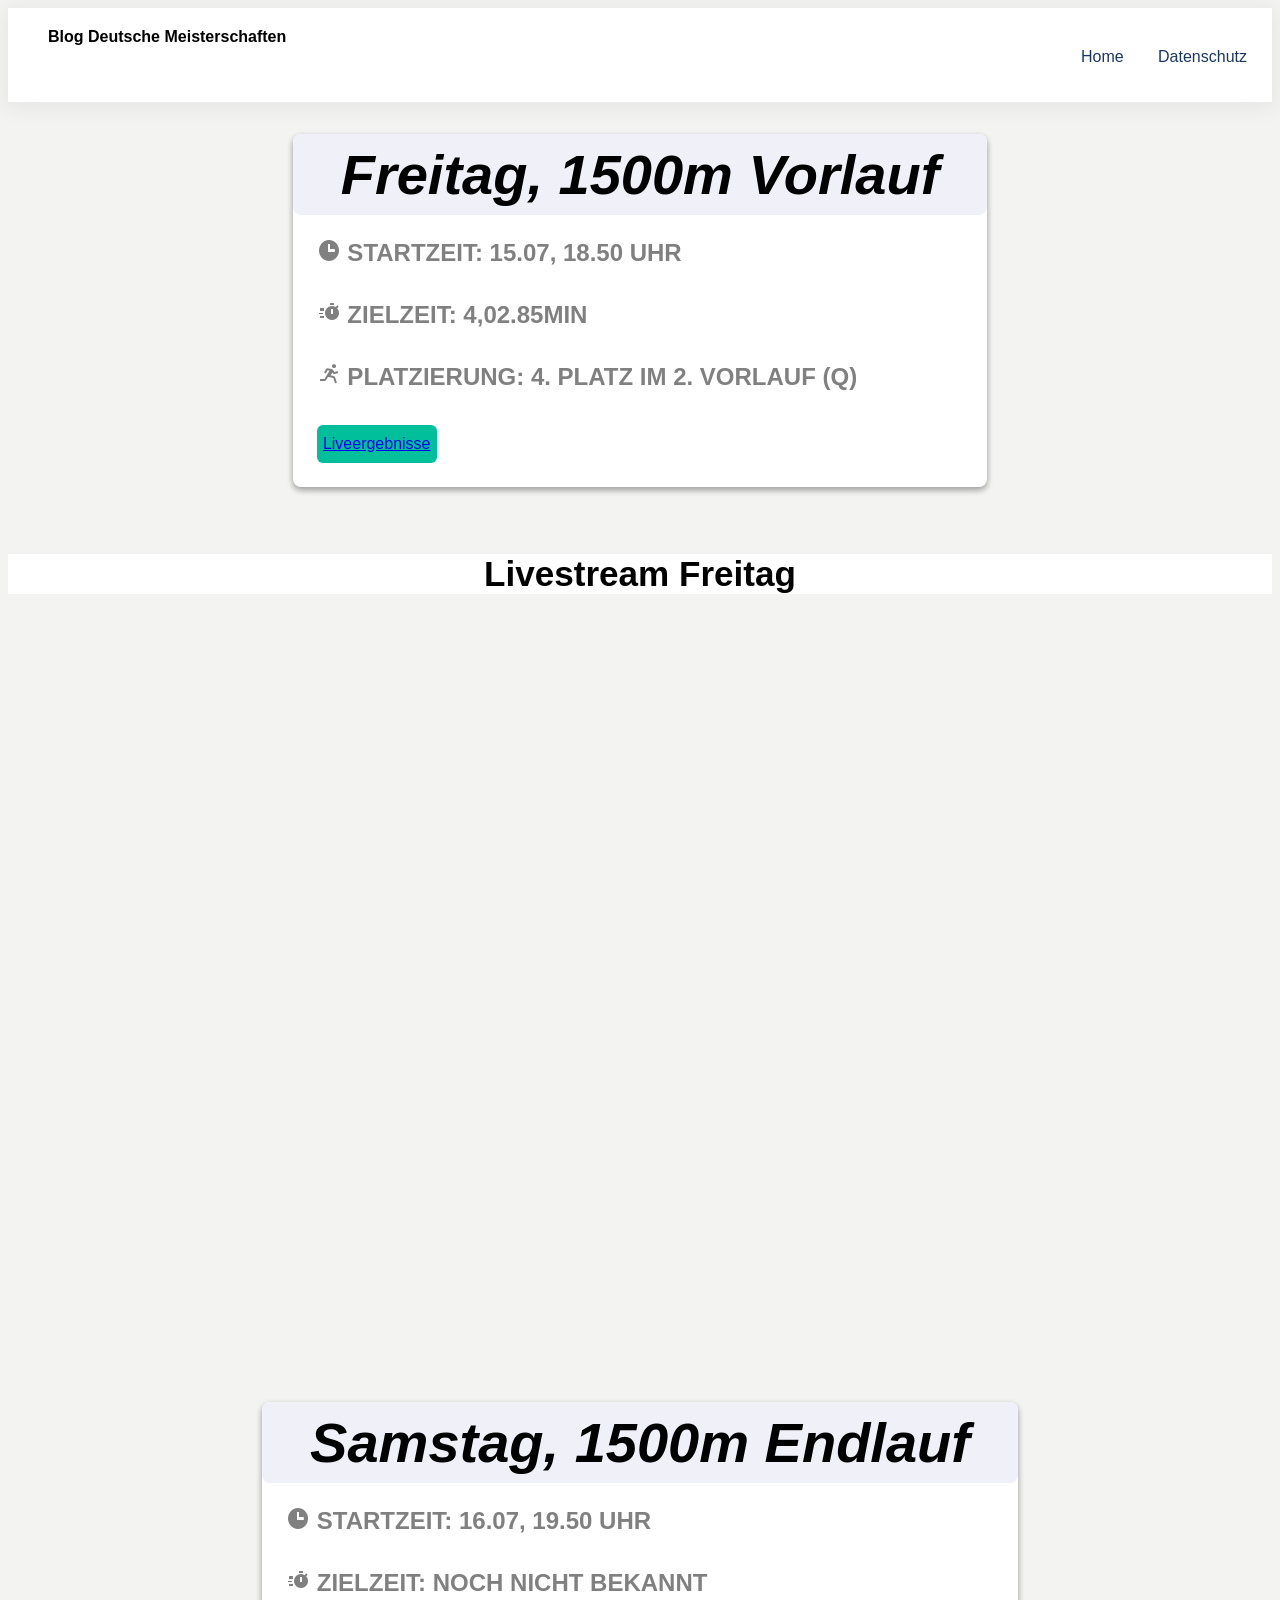
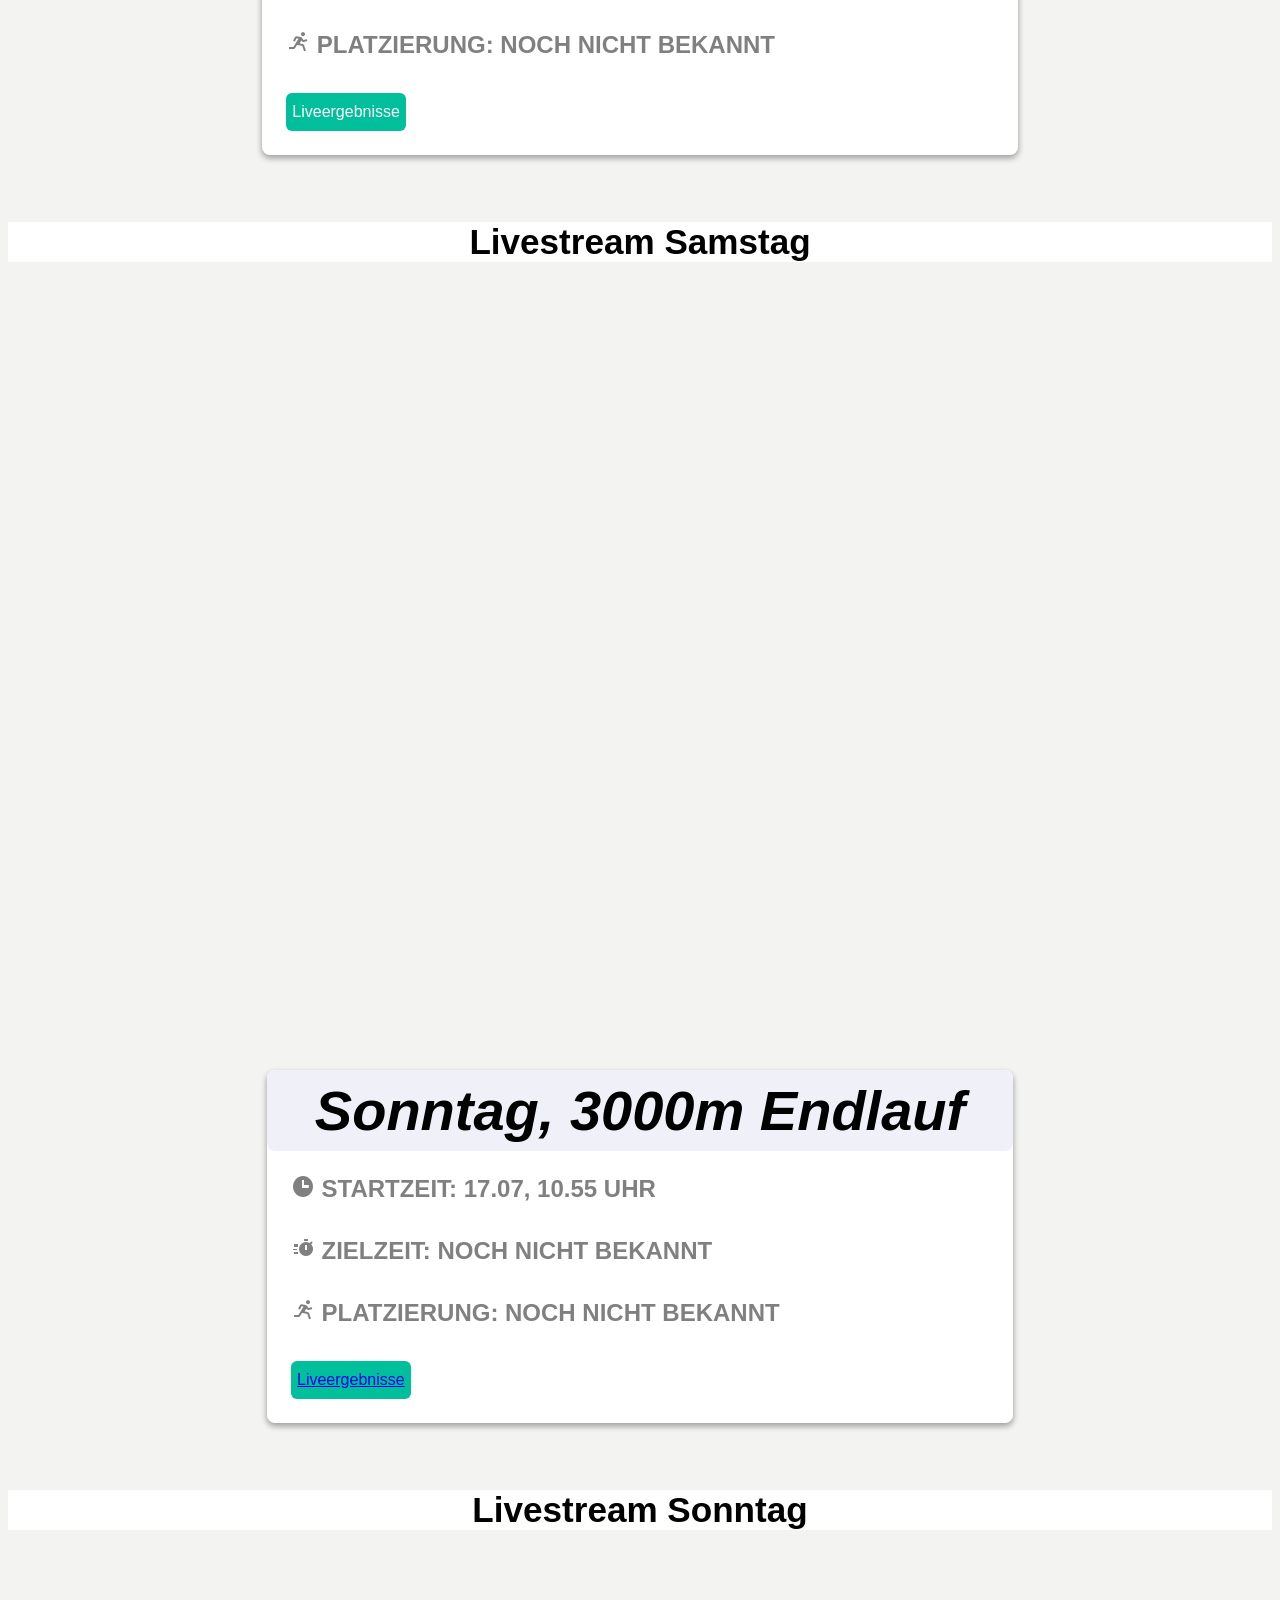
<file: deploy-6134f3c1431ea8b0c4e17faf/dm.html>
<!DOCTYPE html>
<!-- Created By CodingNepal - www.codingnepalweb.com -->
<html lang="en">
<head>
    <meta charset="UTF-8">
    <meta name="viewport" content="width=device-width, initial-scale=1.0">
    <title>Responsive Accordion Menu | CodingNepal</title>

    <link rel="stylesheet" href="https://cdnjs.cloudflare.com/ajax/libs/font-awesome/5.15.3/css/all.min.css"/>
	 <link href='https://unpkg.com/boxicons@2.0.7/css/boxicons.min.css' rel='stylesheet'>
</head>
<body>
		<header>
			<div class="head_container">
				<div class="logo">
					Blog Deutsche Meisterschaften
				</div>
				<div class="menu" id="myTopnav">
					<ul>
						<a href="javascript:void(0);" style="font-size:15px;" class="icon" onclick="openNav()">&#9776;</a>
						<li><a href="index.html">Home</a></li>
						<li><a href="datenschutzerklärung.html">Datenschutz</a></li>
					</ul>
				</div>
			</div>
		</header>
		<div id="mySidenav" class="sidenav">
			  <a href="javascript:void(0)" class="closebtn" onclick="closeNav()">&times;</a>
			  <a href="index.html">Home</a>
			  <a href="datenschutzerklärung.html">Datenschutz</a>
			  <p style="color: #1c3664; text-align: center">www.jonaskulgemeyer.tk &copy; 2022</p>
		</div>
		<script>
		function openNav() {
    document.getElementById("mySidenav").style.width = "250px";
    //document.getElementById("header").style.marginLeft = "250px";
}

function closeNav() {
    document.getElementById("mySidenav").style.width = "0";
    //document.getElementById("header").style.marginLeft= "0";
};
</script>
	<div id="live"></div>
	<div class="reveal4">
<div data-aos="zoom-in-up" class="event-container">
   

      <div class="event">
        <div class="event-left">
          <div class="event-date">
            <div class="date"><i>Freitag, 1500m Vorlauf</i></div>
            <div class="month"></div>
          </div>
        </div>

        <div class="event-right">
          <h3 class="event-title"><i class='bx bxs-time'></i> Startzeit: 15.07, 18.50 Uhr</h3>
		  <h3 class="event-title"><i class='bx bxs-timer' ></i> Zielzeit: 4,02.85min</h3>
		  	  <h3 class="event-title"><i class='bx bx-run' ></i> Platzierung: 4. Platz im 2. Vorlauf (Q)</h3>

  

          <div class="event-timing">
<a href="https://ergebnisse.leichtathletik.de/Competitions/CurrentList/405245/7772">Liveergebnisse</a>
          </div>
        </div>
      </div>

      
      

    </div>
	<div style="text-align: center; color:black; font-size:30px; background-color:white;"> 
<h3>Livestream Freitag</h3>
</div>
	<div class="video-container" style="text-align: center;"> 
<iframe width="560" height="315" src="https://www.youtube-nocookie.com/embed/WE-C1911bSw" title="YouTube video player" frameborder="0" allow="accelerometer; autoplay; clipboard-write; encrypted-media; gyroscope; picture-in-picture" allowfullscreen></iframe>
</div>

	<div id="live"></div>
	<div class="reveal4">
<div data-aos="zoom-in-up" class="event-container">
   

      <div class="event">
        <div class="event-left">
          <div class="event-date">
            <div class="date"><i>Samstag, 1500m Endlauf</i></div>
            <div class="month"></div>
          </div>
        </div>

        <div class="event-right">
          <h3 class="event-title"><i class='bx bxs-time'></i> Startzeit: 16.07, 19.50 Uhr</h3>
		  <h3 class="event-title"><i class='bx bxs-timer' ></i> Zielzeit: Noch nicht bekannt</h3>
		  	  <h3 class="event-title"><i class='bx bx-run' ></i> Platzierung: Noch nicht bekannt</h3>

  

          <div class="event-timing">
Liveergebnisse
          </div>
        </div>
      </div>

      
      

    </div>
	<div style="text-align: center; color:black; font-size:30px; background-color:white;"> 
<h3>Livestream Samstag</h3>
</div>
	<div class="video-container" style="text-align: center;"> 
<iframe width="560" height="315" src="https://www.youtube-nocookie.com/embed/WE-C1911bSw" title="YouTube video player" frameborder="0" allow="accelerometer; autoplay; clipboard-write; encrypted-media; gyroscope; picture-in-picture" allowfullscreen></iframe>
</div>

	<div id="live"></div>
	<div class="reveal4">
<div data-aos="zoom-in-up" class="event-container">
   

      <div class="event">
        <div class="event-left">
          <div class="event-date">
            <div class="date"><i>Sonntag, 3000m Endlauf</i></div>
            <div class="month"></div>
          </div>
        </div>

        <div class="event-right">
          <h3 class="event-title"><i class='bx bxs-time'></i> Startzeit: 17.07, 10.55 Uhr</h3>
		  <h3 class="event-title"><i class='bx bxs-timer' ></i> Zielzeit: Noch nicht bekannt</h3>
		  	  <h3 class="event-title"><i class='bx bx-run' ></i> Platzierung: Noch nicht bekannt</h3>

  

          <div class="event-timing">

<a href="https://ergebnisse.leichtathletik.de/Competitions/CurrentList/405249/7772">Liveergebnisse</a>
          </div>
        </div>
      </div>

      
      

    </div>
		<div style="text-align: center; color:black; font-size:30px; background-color:white;"> 
<h3>Livestream Sonntag</h3>
</div>
	<div class="video-container" style="text-align: center;"> 
<iframe width="560" height="315" src="https://www.youtube-nocookie.com/embed/WE-C1911bSw" title="YouTube video player" frameborder="0" allow="accelerometer; autoplay; clipboard-write; encrypted-media; gyroscope; picture-in-picture" allowfullscreen></iframe>
</div>
<style>
body {
    font-family:Arial, Helvetica, sans-serif;
	color:white;
-webkit-tap-highlight-color: rgba(0,0,0,0);
-webkit-tap-highlight-color: transparent;
background:#f3f3f1;
	
}
.video-container {
	position:relative;
	padding-bottom:56.25%;
	padding-top:30px;
	height:0;
	overflow:hidden;
}

.video-container iframe, .video-container object, .video-container embed {
	position:absolute;
	top:0;
	left:0;
	width:100%;
	height:100%;
}
.event-container {
   width: 100%;
   
    background-position: center;
    background-size: cover;
    display: flex;
    justify-content: center;
    align-items: center;
  
}

.event-container h3.year {
  font-size: 40px;
  text-align: center;
  border-bottom: 1px solid #b1b1b1;
}

.event-container .event {
box-shadow: rgba(0, 0, 0, 0.16) 0px 3px 6px, rgba(0, 0, 0, 0.23) 0px 3px 6px;
 background-color:white;;
  border-radius: 8px;
  margin: 32px 0;
  
 
}

.event .event-left {
  background:#f0f1f8;
  min-width: 82px;
  display: flex;
  align-items: center;
  justify-content: center;
  color: black;
  padding: 8px 48px;
  font-weight: bold;
  text-align: center;
  border-radius: 8px ;
}

.event .event-left .date {
  font-size: 56px;
}

.event .event-left .month {
  font-size: 16px;
  font-weight: normal;
}

.event .event-right {
  display: flex;
  flex-direction: column;
  justify-content: center;
  padding: 0 24px;
}

.event .event-right h3.event-title {
  font-size: 24px;
  margin: 24px 0 10px 0;
  color: grey ;
  text-transform: uppercase;
}

.event .event-right .event-timing {
  background:#00bf9a;
  display: flex;
  align-items: center;
  justify-content: center;
  width: 100px;
  padding: 10px;
  border-radius: 6px;
  margin: 24px 0;
 
}

.event .event-right .event-timing img {
  height: 20px;
  padding-right: 8px;
}

@media (max-width: 550px) {
  .event {
    flex-direction: column;
  }
.event-container .event {
margin-left:5px;
margin-right:5px;
  
 
}

  .event .event-left {
    padding: 0;
    border-radius: 8px 8px 0 0;
  }

  .event .event-left .event-date .date,
  .event .event-left .event-date .month {
    display: inline-block;
    font-size: 24px;
  }

  .event .event-left .event-date {
    padding: 10px 0;
  }
}
header{
	border: black;
	border-width: 2px;
	box-shadow: 0px 3px 20px 3px rgba(0, 0, 0, 0.06);
}
.head_container{
	padding: 20px;
	overflow: hidden;
	background-color:white;
	color:black;
	font-weight: bold;
	
}
.logo{
	float:left;
	margin-left: 20px;
}
.logo img{
	height: 50px;
}
.menu{
	margin-top:5px;
	float:right;
}
.menu ul{
	list-style-type: none;
	    margin-right: -10px;
		margin-top:15px;
}
.menu li{
	display: inline;
	margin-right-last:0px; 
}
.menu a{
	text-decoration: none;
	font-weight: 500;
	color: #1c3664;
	    padding:10px;
	    padding-left: 15px;
	    padding-right: 15px;
}
.menu a:hover { 
	background: #F0F1F8;
    border:#0051ff;
    border-radius: 20px;
    border-style: solid;
    border-width: 2px;
    transition: 0.2s;
	color:black;

}
.icon{
	display: none;
}

menu.responsive{
	position: relative;
}
menu.responsive{
	float: none;
    display: block;
    text-align: left;
}

@media screen and (max-width: 835px) {
	.logo img {
	    height: 40px;
	}
	ul > li:first-of-type{
		
	}
	.menu{
		margin:0;
	}
}


@media screen and (max-width: 690px) {

.menu li{
	display: none;
}
.icon{
    font-weight: 900 !important;
        font-size: 27px !important;
    padding: 0;
    margin: 0;
       margin-top: -22px;
    display: flex;
}
	.logo img {
	    height: 40px;
	}
}




.sidenav {
	height: 100%;
    width: 0;
    position: fixed;
    z-index: 1;
    top: 0;
    left: 0;
    background-color: #fff;
    overflow-x: hidden;
    transition: 0.2s;
    padding-top: 87px;
    box-shadow: 2px 8px 20px rgba(0, 0, 0, 0.24);
}

.sidenav a {
    padding: 8px 8px 8px 32px;
    text-decoration: none;
    font-size: 25px;
    color: #1c3664;
    display: block;
    transition: 0.3s;
}

.sidenav a:hover, .offcanvas a:focus{
    color: #0051ff;
}

.sidenav .closebtn {
    position: absolute;
    top: 0;
    right: 25px;
    font-size: 36px;
    margin-left: 50px;
}





.container {
    width: 500px;
    min-height: 400px;
    background: #FFF;
    border-radius: 5px;
  box-shadow: 0 14px 28px rgba(0,0,0,0.25), 0 10px 10px rgba(0,0,0,0.22);
    
    padding: 40px 30px;
}

.container .login-text {
    color: #111;
    font-weight: 500;
    font-size: 1.1rem;
    text-align: center;
    margin-bottom: 20px;
    display: block;
    text-transform: capitalize;
 
}

.container .login-social {
    display: grid;
    grid-template-columns: repeat(auto-fit, minmax(50%, 1fr));
    margin-bottom: 25px;
}

.container .login-social a {
    padding: 12px;
    margin: 10px;
    border-radius: 3px;
    box-shadow: 0 0 5px rgba(0,0,0,.3);
    text-decoration: none;
    font-size: 1rem;
    text-align: center;
    color: #FFF;
    transition: .3s;
}

.container .login-social a i {
    margin-right: 5px;
}

.container .login-social a.facebook {
    background: #4267B2;
}

.container .login-social a.twitter {
    background: #1DA1F2;
}

.container .login-social a.google-plus {
    background: #db4a39;
}

.container .login-social a.linkedin {
    background: #0e76a8;
}

.container .login-social a.facebook:hover {
    background: #3d5fa3;
}

.container .login-social a.twitter:hover {
    background: #1991db;
}

.container .login-social a.google-plus:hover {
    background: #ca4334;
}

.container .login-social a.linkedin:hover {
    background: #0b5c81;
}

.container .login-email .input-group {
    width: 100%;
    height: 50px;
    margin-bottom: 25px;
}

.container .login-email .input-group input {
    width: 100%;
    height: 100%;
    border: 2px solid #e7e7e7;
    padding: 15px 20px;
    font-size: 1rem;
    border-radius: 30px;
    background: transparent;
    outline: none;
    transition: .3s;
}

.container .login-email .input-group input:focus, .container .login-email .input-group input:valid {
    border-color: #000000;
}

.container .login-email .input-group .btn {
    display: block;
    width: 100%;
    padding: 15px 20px;
    text-align: center;
    border: none;
    background: #9f9eb4;
    outline: none;
    border-radius: 30px;
    font-size: 1.2rem;
    color: #FFF;
    cursor: pointer;
    transition: .3s;
}

.container .login-email .input-group .btn:hover {
    transform: translateY(-5px);
    background: #2e218f;
}

.login-register-text {
    color: #111;
    font-weight: 600;
}

.login-register-text a {
    text-decoration: none;
    color: #26db9f;
}

@media (max-width: 430px) {
    .container {
        width: 300px;
    }
    .container .login-social {
        display: block;
    }
    .container .login-social a {
        display: block;
    }
}
</style>

</body>
</html>
</file>
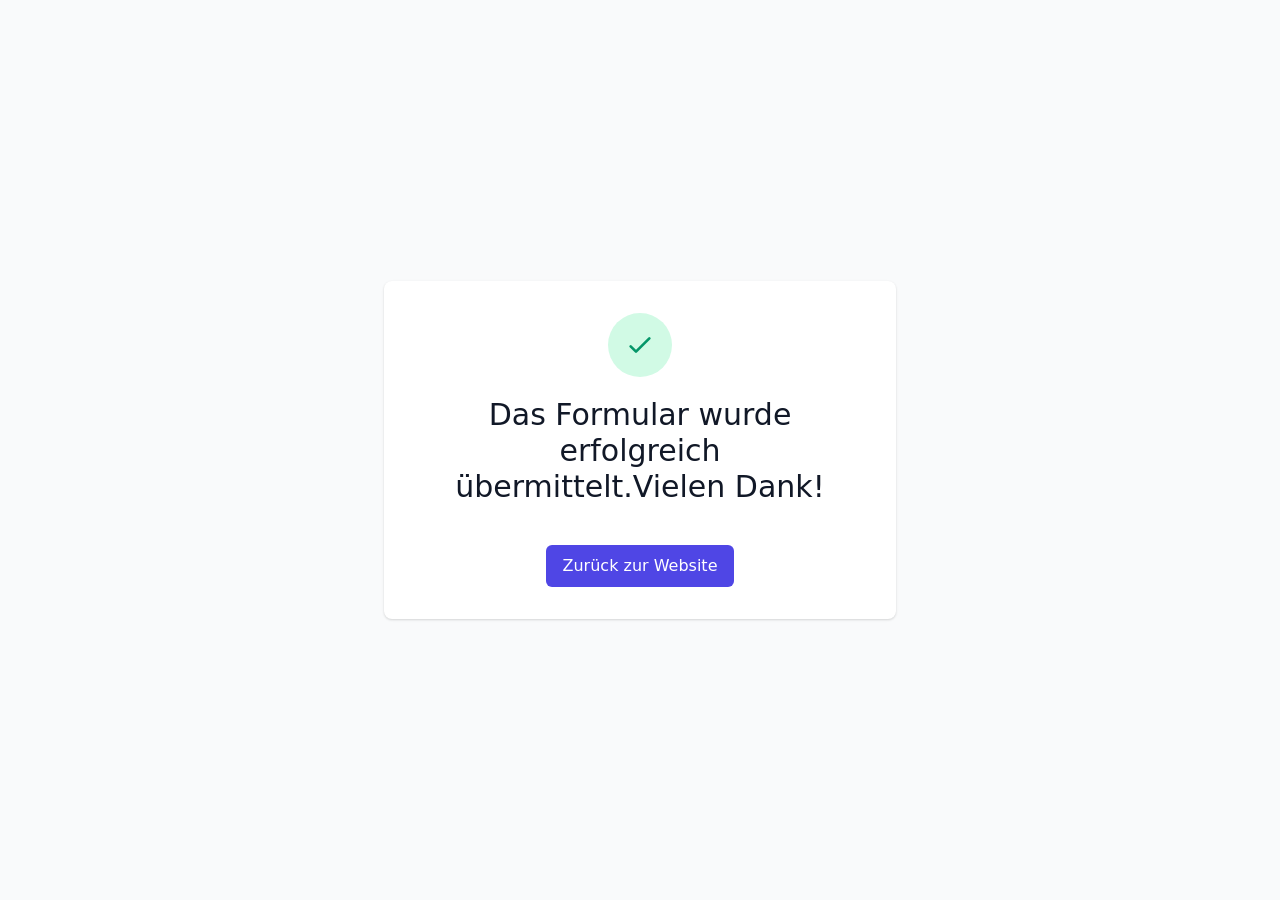
<file: deploy-6134f3c1431ea8b0c4e17faf/erfolgreichuebermittelt.html>
<!doctype html>
<html lang="de">
<head>
    <meta charset="utf-8">
    <meta name="viewport" content="width=device-width, initial-scale=1, maximum-scale=1">
    <meta http-equiv="x-ua-compatible" content="ie=edge">
    <meta name="robots" content="noindex">

    <title>Formular wurde übermittelt!</title>

    <link rel="stylesheet" href="erfolgreich.css">


</head>
<body>
    <div id="wrapper" class="min-h-screen bg-gray-50 flex flex-col sm:justify-center sm:py-12 sm:px-6 lg:px-8" style="min-width:360px">
        <div class="sm:mx-auto sm:w-full sm:max-w-lg">
            <div class="bg-white py-8 px-4 shadow sm:rounded-lg sm:px-10">


                <div>
                    <div class="mx-auto flex items-center justify-center h-16 w-16 rounded-full bg-green-100">
                        <svg class="h-8 w-8 text-green-600" stroke="currentColor" fill="none" viewBox="0 0 24 24">
                            <path stroke-linecap="round" stroke-linejoin="round" stroke-width="2" d="M5 13l4 4L19 7"/>
                        </svg>
                    </div>
                    <div class="mt-3 text-center sm:mt-5">
                        <h3 class="text-2xl sm:text-3xl leading-8 font-medium text-gray-900">
						Das Formular wurde erfolgreich übermittelt.Vielen Dank!</h3>
                    </div>
                </div>

                <div class="mt-8 sm:mt-10 text-center">
                    <a onclick="window.history.go(-1)" class="btn-primary">Zurück zur Website</a>
                </div>
            </div>
        </div>
        
               
                </a>
            </p>
        </div>
    </div>
</body>
</html>
</file>
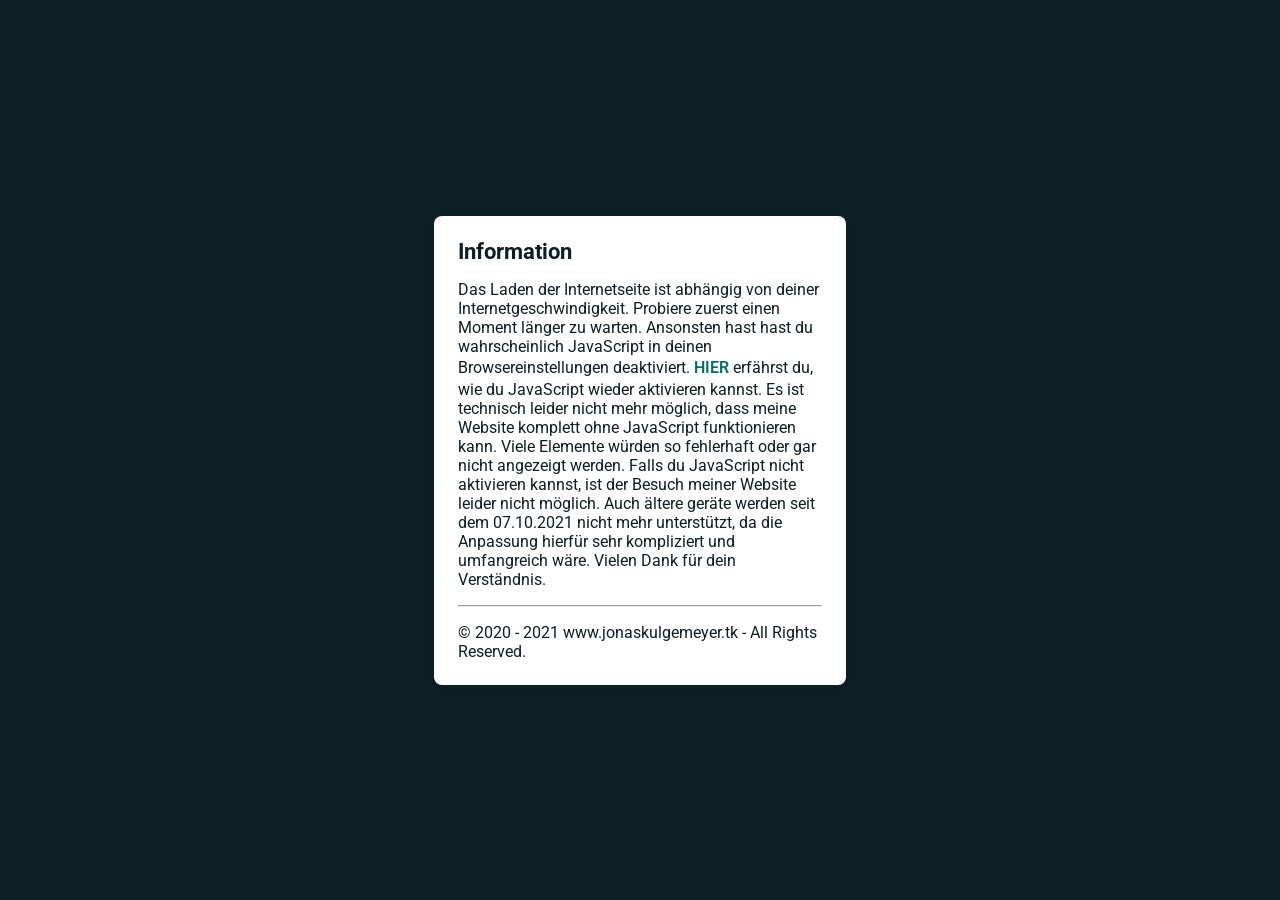
<file: deploy-6134f3c1431ea8b0c4e17faf/information.html>
<!DOCTYPE html><html>  <head>    <meta charset="utf-8">    <meta name="viewport" content="width=device-width, initial-scale=1.0, maximum-scale=1.0, user-scalable=no">    <title>Bitte lesen</title>    <link href='https://fonts.googleapis.com/css?family=Roboto:400,700&subset=latin,latin-ext' rel='stylesheet' type='text/css'>    <style>    body {      font-family: -apple-system, BlinkMacSystemFont, "Segoe UI", Roboto, Helvetica, Arial, sans-serif, "Apple Color Emoji", "Segoe UI Emoji", "Segoe UI Symbol";      background: rgb(14, 30, 37);      color: white;      overflow: hidden;      margin: 0;      padding: 0;    }    h1 {      margin: 0;      font-size: 22px;      line-height: 24px;    }    .main {      position: relative;      display: flex;      flex-direction: column;      align-items: center;      justify-content: center;      height: 100vh;      width: 100vw;    }    .card {      position: relative;      display: flex;      flex-direction: column;      width: 75%;      max-width: 364px;      padding: 24px;      background: white;      color: rgb(14, 30, 37);      border-radius: 8px;      box-shadow: 0 2px 4px 0 rgba(14, 30, 37, .16);    }    a {      margin: 0;      text-decoration: none;      font-weight: 600;      line-height: 24px;      color: #007067;    }    a svg {      position: relative;      top: 2px;    }    a:hover,    a:focus {      text-decoration: underline;      text-decoration-color: #f4bb00;    }    a:hover svg path{      fill: #007067;    }    p:last-of-type {      margin-bottom: 0;    }    </style>  </head>  <body>    <div class="main">      <div class="card">        <div class="header">          <h1>Information</h1>        </div>        <div class="body">          <p>Das Laden der Internetseite ist abhängig von deiner Internetgeschwindigkeit. Probiere zuerst einen Moment länger zu warten. Ansonsten hast hast du wahrscheinlich JavaScript in deinen Browsereinstellungen deaktiviert. <a href="https://www.enable-javascript.com/de/">HIER</a> erfährst du, wie du JavaScript wieder aktivieren kannst. Es ist technisch leider nicht mehr möglich, dass meine Website komplett ohne JavaScript funktionieren kann. Viele Elemente würden so fehlerhaft oder gar nicht angezeigt werden. Falls du JavaScript nicht aktivieren kannst, ist der Besuch meiner Website leider nicht möglich. Auch ältere geräte werden seit dem 07.10.2021 nicht mehr unterstützt, da die Anpassung hierfür sehr kompliziert und umfangreich wäre. Vielen Dank für dein Verständnis.   </p>        <hr><p>    	© 2020 - 2021 www.jonaskulgemeyer.tk - All Rights Reserved.
		     </p>        </div>      </div>    </div>    <script>      (function() {        if (document.referrer && document.location.host && document.referrer.match(new RegExp("^https?://" + document.location.host))) {          document.getElementById("back-link").setAttribute("href", document.referrer);        }      })();    </script>  </body></html>
</file>
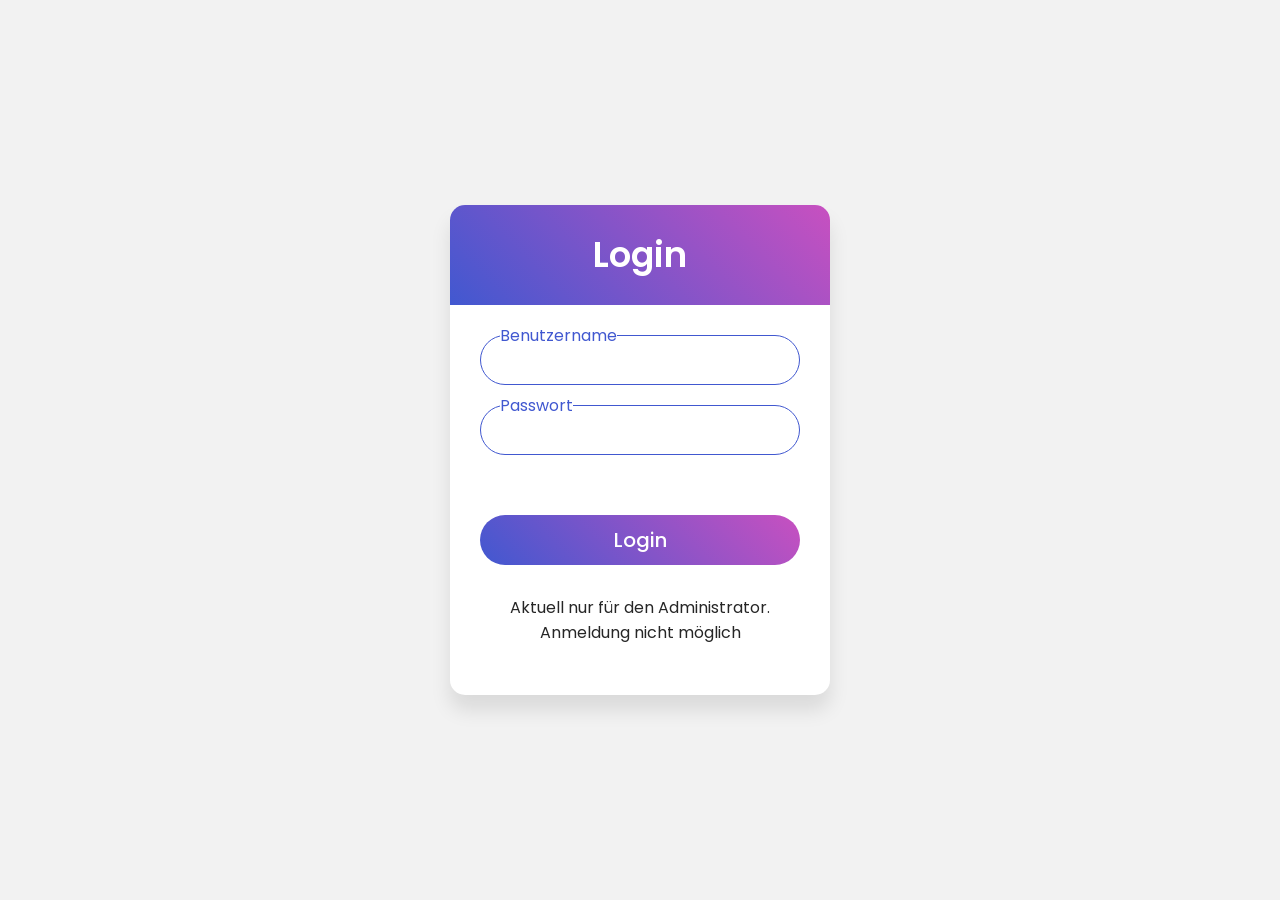
<file: deploy-6134f3c1431ea8b0c4e17faf/login.html>
<!DOCTYPE html>
<html lang="en" dir="ltr">
  <head>
   
	 <meta name="viewport" content="width=device-width, initial-scale=1">
    <title>Jonas Kulgemeyer/Login</title>
    <link rel="stylesheet" href="login.css">
  </head>
  
<body>

<div class="wrapper">
         <div class="title">
            Login 
         </div>
         <form action="https://pub15.bravenet.com/passwd/show.php" method="post" target="_top">
		 <input type="hidden" name="usernum" value="1223212250">
            <div class="field">
             <input type="text" name="uname" >
               <label>Benutzername</label>
            </div>
            <div class="field">
               <input type="password" name="passwd">
               <label>Passwort</label>
            </div>
            <div class="content">
               <div class="checkbox">
                 
               </div>
               <div class="pass-link">
                  <a href="#"></a>
               </div>
            </div>
            <div class="field">
               <input href="https://pub15.bravenet.com/passwd/requestpwd.php?usernum=1223212250" type="submit" value="Login">
            </div>
            <div class="signup-link">
               Aktuell nur für den Administrator.<br>Anmeldung nicht möglich<br>
            </div>
         </form>
      </div>
 
  </body>
</html>
</file>
<file: deploy-6134f3c1431ea8b0c4e17faf/blog.css>
@import url('https://fonts.googleapis.com/css2?family=Poppins:wght@200;300;400;500;600;700&display=swap');
*{
  margin: 0;
  padding: 0;
  box-sizing: border-box;
  font-family: "Poppins", sans-serif;
}
html{
  scroll-behavior: smooth;
}
body{
  background: #1e1e2f;
}
::selection{
  color: #fff;
  background: #ff7979;
}
.wrapper{
  max-width: 1080px;
  margin: 50px auto;
  padding: 0 20px;
  position: relative;
}
.wrapper .center-line{
  position: absolute;
  height: 100%;
  width: 4px;
  background: #fff;
  left: 50%;
  top: 20px;
  transform: translateX(-50%);
}
.wrapper .row{
  display: flex;
}
.wrapper .row-1{
  justify-content: flex-start;
}
.wrapper .row-2{
  justify-content: flex-end;
}
.wrapper .row section{
  background: #27293d;
  color:white;
  border-radius: 5px;
  width: calc(50% - 40px);
  padding: 20px;
  position: relative;
}
.wrapper .row section::before{
  position: absolute;
  content: "";
  height: 15px;
  width: 15px;
  background: #fff;
  top: 28px;
  z-index: -1;
  transform: rotate(45deg);
}
.row-1 section::before{
  right: -7px;
}
.row-2 section::before{
  left: -7px;
}
.row section .icon,
.center-line .scroll-icon{
  position: absolute;
  background: #f2f2f2;
  height: 40px;
  width: 40px;
  text-align: center;
  line-height: 40px;
  border-radius: 50%;
  color: #ff7979;
  font-size: 17px;
  box-shadow: 0 0 0 4px #fff, inset 0 2px 0 rgba(0,0,0,0.08), 0 3px 0 4px rgba(0,0,0,0.05);
}
.center-line .scroll-icon{
  bottom: 0px;
  left: 50%;
  font-size: 25px;
  transform: translateX(-50%);
}
.row-1 section .icon{
  top: 15px;
  right: -60px;
}
.row-2 section .icon{
  top: 15px;
  left: -60px;
}
.row section .details,
.row section .bottom{
  display: flex;
  align-items: center;
  justify-content: space-between;
}
.row section .details .title{
  font-size: 22px;
  font-weight: 600;
}
.row section p{
  margin: 10px 0 17px 0;
}
.row section .sicher a{
  text-decoration: none;
  background: #00bf9a;
  color: #fff;
  padding: 7px 15px;
  border-radius: 5px;
  /* font-size: 17px; */
  font-weight: 400;

}
.row section .unsicher a{
  text-decoration: none;
  background: #f0506e;
  color: #fff;
  padding: 7px 15px;
  border-radius: 5px;
  /* font-size: 17px; */
  font-weight: 400;
 
}

@media(max-width: 790px){
  .wrapper .center-line{
    left: 40px;
  }
  .wrapper .row{
    margin: 30px 0 3px 60px;
  }
  .wrapper .row section{
    width: 100%;
  }
  .row-1 section::before{
    left: -7px;
  }
  .row-1 section .icon{
    left: -60px;
  }
}
@media(max-width: 440px){
  .wrapper .center-line,
  .row section::before,
  .row section .icon{
    display: none;
  }
  .wrapper .row{
    margin: 10px 0;
  }
}
header{
	border: black;
	border-width: 2px;
	box-shadow: 0px 3px 20px 3px rgba(0, 0, 0, 0.06);
}
.head_container{
	padding: 20px;
	overflow: hidden;
	background-color:white;
}
.logo{
	float:left;
	margin-left: 20px;
}
.logo img{
	height: 50px;
}
.menu{
	margin-top:5px;
	float:right;
}
.menu ul{
	list-style-type: none;
	    margin-right: -10px;
		margin-top:15px;
}
.menu li{
	display: inline;
	margin-right-last:0px; 
}
.menu a{
	text-decoration: none;
	font-weight: 500;
	color: #1c3664;
	    padding:10px;
	    padding-left: 15px;
	    padding-right: 15px;
}
.menu a:hover { 
	background: #F0F1F8;
    border:#0051ff;
    border-radius: 20px;
    border-style: solid;
    border-width: 2px;
    transition: 0.2s;
	color:black;

}
.icon{
	display: none;
}

menu.responsive{
	position: relative;
}
menu.responsive{
	float: none;
    display: block;
    text-align: left;
}

@media screen and (max-width: 835px) {
	.logo img {
	    height: 40px;
	}
	ul > li:first-of-type{
		
	}
	.menu{
		margin:0;
	}
}


@media screen and (max-width: 690px) {

.menu li{
	display: none;
}
.icon{
    font-weight: 900 !important;
        font-size: 27px !important;
    padding: 0;
    margin: 0;
       margin-top: -22px;
    display: flex;
}
	.logo img {
	    height: 40px;
	}
}




.sidenav {
	height: 100%;
    width: 0;
    position: fixed;
    z-index: 1;
    top: 0;
    left: 0;
    background-color: #fff;
    overflow-x: hidden;
    transition: 0.2s;
    padding-top: 87px;
    box-shadow: 2px 8px 20px rgba(0, 0, 0, 0.24);
}

.sidenav a {
    padding: 8px 8px 8px 32px;
    text-decoration: none;
    font-size: 25px;
    color: #1c3664;
    display: block;
    transition: 0.3s;
}

.sidenav a:hover, .offcanvas a:focus{
    color: #0051ff;
}

.sidenav .closebtn {
    position: absolute;
    top: 0;
    right: 25px;
    font-size: 36px;
    margin-left: 50px;
}
</file>
<file: deploy-6134f3c1431ea8b0c4e17faf/datenschutz.css>
@import url('https://fonts.googleapis.com/css2?family=Poppins:ital,wght@0,100;0,200;0,300;0,400;0,500;0,600;0,700;0,800;0,900;1,100;1,200;1,300;1,400;1,500;1,600;1,700;1,800;1,900&display=swap');

* {
    margin: 0;
    padding: 0;
    box-sizing: border-box;
    font-family: 'Poppins', sans-serif;
}

.mitte {
    width: 100%;
    min-height: 100vh;
    background-color: white;
    background-position: center;
    background-size: cover;
    display: flex;
    justify-content: center;
    align-items: center;
    opacity: 85%;
	margin-top:20px;
	margin-bottom:20px;
}
header{
	border: black;
	border-width: 2px;
	box-shadow: 0px 3px 20px 3px rgba(0, 0, 0, 0.06);
}
.head_container{
	padding: 20px;
	overflow: hidden;
	background-color:white;
}
.logo{
	float:left;
	margin-left: 20px;
}
.logo img{
	height: 50px;
}
.menu{
	margin-top:5px;
	float:right;
}
.menu ul{
	list-style-type: none;
	    margin-right: -10px;
		margin-top:15px;
}
.menu li{
	display: inline;
	margin-right-last:0px; 
}
.menu a{
	text-decoration: none;
	font-weight: 500;
	color: #1c3664;
	    padding:10px;
	    padding-left: 15px;
	    padding-right: 15px;
}
.menu a:hover { 
	background: #F0F1F8;
    border:#0051ff;
    border-radius: 20px;
    border-style: solid;
    border-width: 2px;
    transition: 0.2s;
	color:black;

}
.icon{
	display: none;
}

menu.responsive{
	position: relative;
}
menu.responsive{
	float: none;
    display: block;
    text-align: left;
}

@media screen and (max-width: 835px) {
	.logo img {
	    height: 40px;
	}
	ul > li:first-of-type{
		
	}
	.menu{
		margin:0;
	}
}


@media screen and (max-width: 690px) {

.menu li{
	display: none;
}
.icon{
    font-weight: 900 !important;
        font-size: 27px !important;
    padding: 0;
    margin: 0;
       margin-top: -22px;
    display: flex;
}
	.logo img {
	    height: 40px;
	}
}




.sidenav {
	height: 100%;
    width: 0;
    position: fixed;
    z-index: 1;
    top: 0;
    left: 0;
    background-color: #fff;
    overflow-x: hidden;
    transition: 0.2s;
    padding-top: 87px;
    box-shadow: 2px 8px 20px rgba(0, 0, 0, 0.24);
}

.sidenav a {
    padding: 8px 8px 8px 32px;
    text-decoration: none;
    font-size: 25px;
    color: #1c3664;
    display: block;
    transition: 0.3s;
}

.sidenav a:hover, .offcanvas a:focus{
    color: #0051ff;
}

.sidenav .closebtn {
    position: absolute;
    top: 0;
    right: 25px;
    font-size: 36px;
    margin-left: 50px;
}





.container {
    width: 500px;
    min-height: 400px;
    background: #FFF;
    border-radius: 5px;
  box-shadow: 0 14px 28px rgba(0,0,0,0.25), 0 10px 10px rgba(0,0,0,0.22);
    
    padding: 40px 30px;
}

.container .login-text {
    color: #111;
    font-weight: 500;
    font-size: 1.1rem;
    text-align: center;
    margin-bottom: 20px;
    display: block;
    text-transform: capitalize;
 
}

.container .login-social {
    display: grid;
    grid-template-columns: repeat(auto-fit, minmax(50%, 1fr));
    margin-bottom: 25px;
}

.container .login-social a {
    padding: 12px;
    margin: 10px;
    border-radius: 3px;
    box-shadow: 0 0 5px rgba(0,0,0,.3);
    text-decoration: none;
    font-size: 1rem;
    text-align: center;
    color: #FFF;
    transition: .3s;
}

.container .login-social a i {
    margin-right: 5px;
}

.container .login-social a.facebook {
    background: #4267B2;
}

.container .login-social a.twitter {
    background: #1DA1F2;
}

.container .login-social a.google-plus {
    background: #db4a39;
}

.container .login-social a.linkedin {
    background: #0e76a8;
}

.container .login-social a.facebook:hover {
    background: #3d5fa3;
}

.container .login-social a.twitter:hover {
    background: #1991db;
}

.container .login-social a.google-plus:hover {
    background: #ca4334;
}

.container .login-social a.linkedin:hover {
    background: #0b5c81;
}

.container .login-email .input-group {
    width: 100%;
    height: 50px;
    margin-bottom: 25px;
}

.container .login-email .input-group input {
    width: 100%;
    height: 100%;
    border: 2px solid #e7e7e7;
    padding: 15px 20px;
    font-size: 1rem;
    border-radius: 30px;
    background: transparent;
    outline: none;
    transition: .3s;
}

.container .login-email .input-group input:focus, .container .login-email .input-group input:valid {
    border-color: #000000;
}

.container .login-email .input-group .btn {
    display: block;
    width: 100%;
    padding: 15px 20px;
    text-align: center;
    border: none;
    background: #9f9eb4;
    outline: none;
    border-radius: 30px;
    font-size: 1.2rem;
    color: #FFF;
    cursor: pointer;
    transition: .3s;
}

.container .login-email .input-group .btn:hover {
    transform: translateY(-5px);
    background: #2e218f;
}

.login-register-text {
    color: #111;
    font-weight: 600;
}

.login-register-text a {
    text-decoration: none;
    color: #26db9f;
}

@media (max-width: 430px) {
    .container {
        width: 300px;
    }
    .container .login-social {
        display: block;
    }
    .container .login-social a {
        display: block;
    }
}
</file>
<file: deploy-6134f3c1431ea8b0c4e17faf/erfolgreich.css>
:root{-moz-tab-size:4;-o-tab-size:4;tab-size:4}html{line-height:1.15;-webkit-text-size-adjust:100%}body{margin:0;font-family:system-ui,-apple-system,Segoe UI,Roboto,Helvetica,Arial,sans-serif,Apple Color Emoji,Segoe UI Emoji}hr{height:0;color:inherit}abbr[title]{-webkit-text-decoration:underline dotted;text-decoration:underline dotted}b,strong{font-weight:bolder}code,kbd,pre,samp{font-family:ui-monospace,SFMono-Regular,Consolas,Liberation Mono,Menlo,monospace;font-size:1em}small{font-size:80%}sub,sup{font-size:75%;line-height:0;position:relative;vertical-align:baseline}sub{bottom:-.25em}sup{top:-.5em}table{text-indent:0;border-color:inherit}button,input,optgroup,select,textarea{font-family:inherit;font-size:100%;line-height:1.15;margin:0}button,select{text-transform:none}[type=button],[type=submit],button{-webkit-appearance:button}legend{padding:0}progress{vertical-align:baseline}summary{display:list-item}blockquote,dd,dl,figure,h1,h2,h3,h4,h5,h6,hr,p,pre{margin:0}button{background-color:transparent;background-image:none}button:focus{outline:1px dotted;outline:5px auto -webkit-focus-ring-color}fieldset,ol,ul{margin:0;padding:0}ol,ul{list-style:none}html{font-family:Inter var,ui-sans-serif,system-ui,-apple-system,BlinkMacSystemFont,Segoe UI,Roboto,Helvetica Neue,Arial,Noto Sans,sans-serif,Apple Color Emoji,Segoe UI Emoji,Segoe UI Symbol,Noto Color Emoji;line-height:1.5}body{font-family:inherit;line-height:inherit}*,:after,:before{box-sizing:border-box;border:0 solid #e5e7eb}hr{border-top-width:1px}img{border-style:solid}textarea{resize:vertical}input::-moz-placeholder,textarea::-moz-placeholder{color:#9ca3af}input:-ms-input-placeholder,textarea:-ms-input-placeholder{color:#9ca3af}input::placeholder,textarea::placeholder{color:#9ca3af}[role=button],button{cursor:pointer}table{border-collapse:collapse}h1,h2,h3,h4,h5,h6{font-size:inherit;font-weight:inherit}a{color:inherit;text-decoration:inherit}button,input,optgroup,select,textarea{padding:0;line-height:inherit;color:inherit}code,kbd,pre,samp{font-family:ui-monospace,SFMono-Regular,Menlo,Monaco,Consolas,Liberation Mono,Courier New,monospace}audio,canvas,embed,iframe,img,object,svg,video{display:block;vertical-align:middle}img,video{max-width:100%;height:auto}[multiple],[type=email],[type=number],[type=password],[type=text],[type=time],[type=url],select,textarea{-webkit-appearance:none;-moz-appearance:none;appearance:none;background-color:#fff;border-color:#6b7280;border-width:1px;border-radius:0;padding:.5rem .75rem;font-size:1rem;line-height:1.5rem}[multiple]:focus,[type=email]:focus,[type=number]:focus,[type=password]:focus,[type=text]:focus,[type=time]:focus,[type=url]:focus,select:focus,textarea:focus{outline:2px solid transparent;outline-offset:2px;--tw-ring-inset:var(--tw-empty,/*!*/ /*!*/);--tw-ring-offset-width:0px;--tw-ring-offset-color:#fff;--tw-ring-color:#2563eb;--tw-ring-offset-shadow:var(--tw-ring-inset) 0 0 0 var(--tw-ring-offset-width) var(--tw-ring-offset-color);--tw-ring-shadow:var(--tw-ring-inset) 0 0 0 calc(1px + var(--tw-ring-offset-width)) var(--tw-ring-color);box-shadow:var(--tw-ring-offset-shadow),var(--tw-ring-shadow),var(--tw-shadow,0 0 transparent);border-color:#2563eb}input::-moz-placeholder,textarea::-moz-placeholder{color:#6b7280;opacity:1}input:-ms-input-placeholder,textarea:-ms-input-placeholder{color:#6b7280;opacity:1}input::placeholder,textarea::placeholder{color:#6b7280;opacity:1}select{background-image:url("data:image/svg+xml;charset=utf-8,%3Csvg xmlns='http://www.w3.org/2000/svg' fill='none' viewBox='0 0 20 20'%3E%3Cpath stroke='%236b7280' stroke-linecap='round' stroke-linejoin='round' stroke-width='1.5' d='M6 8l4 4 4-4'/%3E%3C/svg%3E");background-position:right .5rem center;background-repeat:no-repeat;background-size:1.5em 1.5em;padding-right:2.5rem;-webkit-print-color-adjust:exact;color-adjust:exact}[multiple]{background-image:none;background-position:0 0;background-repeat:unset;background-size:initial;padding-right:.75rem;-webkit-print-color-adjust:unset;color-adjust:unset}[type=checkbox]{-webkit-appearance:none;-moz-appearance:none;appearance:none;padding:0;-webkit-print-color-adjust:exact;color-adjust:exact;display:inline-block;vertical-align:middle;background-origin:border-box;-webkit-user-select:none;-moz-user-select:none;-ms-user-select:none;user-select:none;flex-shrink:0;height:1rem;width:1rem;color:#2563eb;background-color:#fff;border-color:#6b7280;border-width:1px;border-radius:0}[type=checkbox]:focus{outline:2px solid transparent;outline-offset:2px;--tw-ring-inset:var(--tw-empty,/*!*/ /*!*/);--tw-ring-offset-width:2px;--tw-ring-offset-color:#fff;--tw-ring-color:#2563eb;--tw-ring-offset-shadow:var(--tw-ring-inset) 0 0 0 var(--tw-ring-offset-width) var(--tw-ring-offset-color);--tw-ring-shadow:var(--tw-ring-inset) 0 0 0 calc(2px + var(--tw-ring-offset-width)) var(--tw-ring-color);box-shadow:var(--tw-ring-offset-shadow),var(--tw-ring-shadow),var(--tw-shadow,0 0 transparent)}[type=checkbox]:checked{background-size:100% 100%;background-position:50%;background-repeat:no-repeat;background-image:url("data:image/svg+xml;charset=utf-8,%3Csvg viewBox='0 0 16 16' fill='%23fff' xmlns='http://www.w3.org/2000/svg'%3E%3Cpath d='M12.207 4.793a1 1 0 010 1.414l-5 5a1 1 0 01-1.414 0l-2-2a1 1 0 011.414-1.414L6.5 9.086l4.293-4.293a1 1 0 011.414 0z'/%3E%3C/svg%3E")}[type=checkbox]:checked,[type=checkbox]:checked:focus,[type=checkbox]:checked:hover{border-color:transparent;background-color:currentColor}[type=checkbox]:indeterminate{background-image:url("data:image/svg+xml;charset=utf-8,%3Csvg xmlns='http://www.w3.org/2000/svg' fill='none' viewBox='0 0 16 16'%3E%3Cpath stroke='%23fff' stroke-linecap='round' stroke-linejoin='round' stroke-width='2' d='M4 8h8'/%3E%3C/svg%3E");border-color:transparent;background-color:currentColor;background-size:100% 100%;background-position:50%;background-repeat:no-repeat}[type=checkbox]:indeterminate:focus,[type=checkbox]:indeterminate:hover{border-color:transparent;background-color:currentColor}[type=file]{background:unset;border-color:inherit;border-width:0;border-radius:0;padding:0;font-size:unset;line-height:inherit}[type=file]:focus{outline:1px auto -webkit-focus-ring-color}body{--tw-bg-opacity:1;background-color:rgba(243,244,246,var(--tw-bg-opacity));-webkit-font-smoothing:antialiased;-moz-osx-font-smoothing:grayscale}a{color:rgba(79,70,229,var(--tw-text-opacity));transition-property:background-color,border-color,color,fill,stroke,opacity,box-shadow,transform;transition-timing-function:cubic-bezier(.4,0,.2,1);transition-duration:.15s}a,a:active,a:hover{--tw-text-opacity:1}a:active,a:hover{color:rgba(49,46,129,var(--tw-text-opacity))}b,strong{font-weight:600}:not(pre)>code,:not(pre)>kbd,:not(pre)>samp{--tw-bg-opacity:1;background-color:rgba(254,243,199,var(--tw-bg-opacity));display:inline-block;padding-left:.25rem;padding-right:.25rem;--tw-text-opacity:1;color:rgba(217,119,6,var(--tw-text-opacity))}.prose{color:#374151;max-width:65ch}.prose [class~=lead]{color:#4b5563;font-size:1.25em;line-height:1.6;margin-top:1.2em;margin-bottom:1.2em}.prose a{color:#111827;text-decoration:underline;font-weight:500}.prose strong{color:#111827;font-weight:600}.prose ol{counter-reset:list-counter;margin-top:1.25em;margin-bottom:1.25em}.prose ol>li{position:relative;counter-increment:list-counter;padding-left:1.75em}.prose ol>li:before{content:counter(list-counter) ".";position:absolute;font-weight:400;color:#6b7280;left:0}.prose ul>li{position:relative;padding-left:1.75em}.prose ul>li:before{content:"";position:absolute;background-color:#d1d5db;border-radius:50%;width:.375em;height:.375em;top:.6875em;left:.25em}.prose hr{border-color:#e5e7eb;border-top-width:1px;margin-top:3em;margin-bottom:3em}.prose blockquote{font-weight:500;font-style:italic;color:#111827;border-left-width:.25rem;border-left-color:#e5e7eb;quotes:"\201C""\201D""\2018""\2019";margin-top:1.6em;margin-bottom:1.6em;padding-left:1em}.prose blockquote p:first-of-type:before{content:open-quote}.prose blockquote p:last-of-type:after{content:close-quote}.prose h1{color:#111827;font-weight:800;font-size:2.25em;margin-top:0;margin-bottom:.8888889em;line-height:1.1111111}.prose h2{color:#111827;font-weight:700;font-size:1.5em;margin-top:2em;margin-bottom:1em;line-height:1.3333333}.prose h3{font-size:1.25em;margin-top:1.6em;margin-bottom:.6em;line-height:1.6}.prose h3,.prose h4{color:#111827;font-weight:600}.prose h4{margin-top:1.5em;margin-bottom:.5em;line-height:1.5}.prose figure figcaption{color:#6b7280;font-size:.875em;line-height:1.4285714;margin-top:.8571429em}.prose code{color:#111827;font-weight:600;font-size:.875em}.prose code:after,.prose code:before{content:"`"}.prose a code{color:#111827}.prose pre{color:#e5e7eb;background-color:#1f2937;overflow-x:auto;font-size:.875em;line-height:1.7142857;margin-top:1.7142857em;margin-bottom:1.7142857em;border-radius:.375rem;padding:.8571429em 1.1428571em}.prose pre code{background-color:transparent;border-width:0;border-radius:0;padding:0;font-weight:400;color:inherit;font-size:inherit;font-family:inherit;line-height:inherit}.prose pre code:after,.prose pre code:before{content:""}.prose table{width:100%;table-layout:auto;text-align:left;margin-top:2em;margin-bottom:2em;font-size:.875em;line-height:1.7142857}.prose thead{color:#111827;font-weight:600;border-bottom-width:1px;border-bottom-color:#d1d5db}.prose thead th{vertical-align:bottom;padding-right:.5714286em;padding-bottom:.5714286em;padding-left:.5714286em}.prose tbody tr{border-bottom-width:1px;border-bottom-color:#e5e7eb}.prose tbody tr:last-child{border-bottom-width:0}.prose tbody td{vertical-align:top;padding:.5714286em}.prose{font-size:1rem;line-height:1.75}.prose p{margin-top:1.25em;margin-bottom:1.25em}.prose figure,.prose img,.prose video{margin-top:2em;margin-bottom:2em}.prose figure>*{margin-top:0;margin-bottom:0}.prose h2 code{font-size:.875em}.prose h3 code{font-size:.9em}.prose ul{margin-top:1.25em;margin-bottom:1.25em}.prose li{margin-top:.5em;margin-bottom:.5em}.prose>ul>li p{margin-top:.75em;margin-bottom:.75em}.prose>ul>li>:first-child{margin-top:1.25em}.prose>ul>li>:last-child{margin-bottom:1.25em}.prose>ol>li>:first-child{margin-top:1.25em}.prose>ol>li>:last-child{margin-bottom:1.25em}.prose ol ol,.prose ol ul,.prose ul ol,.prose ul ul{margin-top:.75em;margin-bottom:.75em}.prose h2+*,.prose h3+*,.prose h4+*,.prose hr+*{margin-top:0}.prose thead th:first-child{padding-left:0}.prose thead th:last-child{padding-right:0}.prose tbody td:first-child{padding-left:0}.prose tbody td:last-child{padding-right:0}.prose>:first-child{margin-top:0}.prose>:last-child{margin-bottom:0}.prose-blue a,.prose-blue a code{color:#2563eb}.topbar .btn{border-radius:.375rem;font-weight:500;font-size:1rem;line-height:1.5rem;margin-left:1rem;padding:.5rem .75rem;--tw-text-opacity:1;color:rgba(219,234,254,var(--tw-text-opacity));text-transform:uppercase;transition-property:background-color,border-color,color,fill,stroke;transition-timing-function:cubic-bezier(.4,0,.2,1);transition-duration:.15s;transition-duration:.2s}.topbar .btn:focus,.topbar .btn:hover{--tw-text-opacity:1;color:rgba(255,255,255,var(--tw-text-opacity))}.topbar .btn:focus{--tw-bg-opacity:1;background-color:rgba(37,99,235,var(--tw-bg-opacity));outline:2px solid transparent;outline-offset:2px}.topbar .btn:first-child{margin-left:0}.topbar .btn.current{--tw-bg-opacity:1;background-color:rgba(37,99,235,var(--tw-bg-opacity));--tw-text-opacity:1;color:rgba(255,255,255,var(--tw-text-opacity))}.topbar .btn.current:focus{--tw-bg-opacity:1;background-color:rgba(29,78,216,var(--tw-bg-opacity))}.topbar .btn-m{border-radius:.375rem;display:block;font-weight:500;font-size:1rem;line-height:1.5rem;margin-top:.25rem;padding:.5rem .75rem;--tw-text-opacity:1;color:rgba(219,234,254,var(--tw-text-opacity));text-transform:uppercase;transition-property:background-color,border-color,color,fill,stroke;transition-timing-function:cubic-bezier(.4,0,.2,1);transition-duration:.15s;transition-duration:.2s}.topbar .btn-m:focus,.topbar .btn-m:hover{--tw-text-opacity:1;color:rgba(255,255,255,var(--tw-text-opacity))}.topbar .btn-m:focus{--tw-bg-opacity:1;background-color:rgba(37,99,235,var(--tw-bg-opacity));outline:2px solid transparent;outline-offset:2px}.topbar .btn-m:first-child{margin-top:0}.topbar .btn-m.current{--tw-bg-opacity:1;background-color:rgba(37,99,235,var(--tw-bg-opacity));--tw-text-opacity:1;color:rgba(255,255,255,var(--tw-text-opacity))}.topbar .btn-m.current:focus{--tw-bg-opacity:1;background-color:rgba(29,78,216,var(--tw-bg-opacity))}body.overlap .topbar{--tw-bg-opacity:1;background-color:rgba(59,130,246,var(--tw-bg-opacity));padding-bottom:8rem}body.overlap .topbar .wrap{--tw-border-opacity:1;border-color:rgba(37,99,235,var(--tw-border-opacity));border-bottom-width:1px}body.overlap main{margin-top:-8rem}.modal{display:flex;padding-left:1rem;padding-right:1rem;padding-bottom:1.5rem;z-index:10}.modal,.modal .overlay{position:fixed;right:0;left:0;bottom:0}.modal .overlay{opacity:1;top:0;z-index:30;transition-property:opacity;transition-timing-function:cubic-bezier(.4,0,.2,1);transition-duration:.15s;transition-timing-function:cubic-bezier(.4,0,1,1);transition-duration:.3s}.modal .overlay>div{--tw-bg-opacity:1;background-color:rgba(107,114,128,var(--tw-bg-opacity));opacity:.75;position:absolute;top:0;right:0;bottom:0;left:0}.modal .dialog{--tw-bg-opacity:1;background-color:rgba(255,255,255,var(--tw-bg-opacity));border-radius:.5rem;opacity:1;overflow-y:auto;overflow-x:hidden;padding:1.25rem 1rem 1rem;--tw-shadow:0 20px 25px -5px rgba(0,0,0,0.1),0 10px 10px -5px rgba(0,0,0,0.04);box-shadow:var(--tw-ring-offset-shadow,0 0 transparent),var(--tw-ring-shadow,0 0 transparent),var(--tw-shadow);width:100%;z-index:40;--tw-translate-x:0;--tw-translate-y:0;--tw-rotate:0;--tw-skew-x:0;--tw-skew-y:0;--tw-scale-x:1;--tw-scale-y:1;transform:translateX(var(--tw-translate-x)) translateY(var(--tw-translate-y)) rotate(var(--tw-rotate)) skewX(var(--tw-skew-x)) skewY(var(--tw-skew-y)) scaleX(var(--tw-scale-x)) scaleY(var(--tw-scale-y));--tw-translate-y:0px;transition-property:all;transition-timing-function:cubic-bezier(.4,0,.2,1);transition-duration:.15s;transition-timing-function:cubic-bezier(.4,0,1,1);transition-duration:.3s;max-height:93vh}.modal.closed .dialog,.modal.closed .overlay{opacity:0;transition-timing-function:cubic-bezier(0,0,.2,1)}.modal.closed .dialog{--tw-translate-y:1rem}@media (min-width:640px){.modal{align-items:center;justify-content:center;padding:0;top:0;right:0;bottom:0;left:0}.modal .dialog{max-width:24rem;padding:1.5rem;--tw-scale-x:1;--tw-scale-y:1}.modal.closed .dialog{--tw-scale-x:.95;--tw-scale-y:.95;--tw-translate-y:0px}}.modal.full{display:flex;align-items:center;justify-content:center;padding:1rem;position:fixed;top:0;right:0;bottom:0;left:0}.modal.full .dialog{display:flex;flex-direction:column;height:100%;margin-left:auto;margin-right:auto;max-width:72rem;padding:0;position:relative}@media (min-width:640px){.modal.full .dialog{max-width:72rem;padding:0}}@media (min-width:768px){.modal.full{padding:2rem}}@media (min-width:640px){.modal.wider .dialog{max-width:36rem}}@media (min-width:640px){.mailaddresses{--tw-border-opacity:1;border-color:rgba(229,231,235,var(--tw-border-opacity));border-top-width:1px;display:grid;align-items:flex-start;padding-top:2.5rem;gap:1rem;grid-template-columns:repeat(3,minmax(0,1fr))}}@media (min-width:640px){.mailaddresses>.cont{grid-column:span 2/span 2}}.mailaddresses>.cont>ul.list{--tw-border-opacity:1;border-color:rgba(229,231,235,var(--tw-border-opacity));border-radius:.375rem;border-width:1px}.mailaddresses>.cont>ul.list>li>div:first-child{display:flex;align-items:center;flex:1 1 0%;width:0}.mailaddresses>.cont>ul.list>li.empty{--tw-bg-opacity:1;background-color:rgba(249,250,251,var(--tw-bg-opacity));display:flex;align-items:center;justify-content:space-between;font-size:1rem;line-height:1.5rem;line-height:1.25rem;padding:.75rem 1rem .75rem .75rem}.mailaddresses>.cont>ul.list>li.empty>div>span{flex:1 1 0%;--tw-text-opacity:1;color:rgba(107,114,128,var(--tw-text-opacity));overflow:hidden;text-overflow:ellipsis;white-space:nowrap;width:0}.mailaddresses>.cont>ul.list>li.entry{--tw-bg-opacity:1;background-color:rgba(249,250,251,var(--tw-bg-opacity));--tw-border-opacity:1;border-color:rgba(229,231,235,var(--tw-border-opacity));border-top-width:1px;display:flex;align-items:center;justify-content:space-between;font-size:.875rem;line-height:1.25rem;padding:.75rem 1rem .75rem .75rem}.mailaddresses>.cont>ul.list>li.entry svg{display:inline;flex-shrink:0;height:1.25rem;width:1.25rem}.mailaddresses>.cont>ul.list>li.entry button.remove svg{--tw-text-opacity:1;color:rgba(156,163,175,var(--tw-text-opacity))}.mailaddresses>.cont>ul.list>li.entry span{flex:1 1 0%;margin-left:.5rem;overflow:hidden;text-overflow:ellipsis;white-space:nowrap;width:0}.mailaddresses>.cont>ul.list>li.entry:nth-child(2){border-style:none}.mailaddresses>.cont>ul.list>li.entry>div:last-child{flex-shrink:0;margin-left:1rem}.mailaddresses>.cont>ul.list>li.entry>div:last-child button{display:inline-block;--tw-text-opacity:1;color:rgba(79,70,229,var(--tw-text-opacity))}.mailaddresses>.cont>ul.list>li.entry>div:last-child button:hover{--tw-text-opacity:1;color:rgba(49,46,129,var(--tw-text-opacity))}.mailaddresses>.cont>ul.list>li.entry>div:last-child button:focus{outline:2px solid transparent;outline-offset:2px;--tw-text-opacity:1;color:rgba(49,46,129,var(--tw-text-opacity))}.mailaddresses>.cont>ul.list>li.entry>div:last-child button.hidden{display:none!important}.mailaddresses>.cont>div:last-child{display:flex;align-items:center;justify-content:flex-end;margin-top:.5rem}@media (min-width:640px){.referrerdomains{--tw-border-opacity:1;border-color:rgba(229,231,235,var(--tw-border-opacity));border-top-width:1px;display:grid;align-items:flex-start;padding-top:2.5rem;gap:1rem;grid-template-columns:repeat(3,minmax(0,1fr))}}@media (min-width:640px){.referrerdomains>.cont{grid-column:span 2/span 2}}.referrerdomains>.cont>ul.list{--tw-border-opacity:1;border-color:rgba(229,231,235,var(--tw-border-opacity));border-radius:.375rem;border-width:1px}.referrerdomains>.cont>ul.list>li>div:first-child{display:flex;align-items:center;flex:1 1 0%;width:0}.referrerdomains>.cont>ul.list>li.empty{--tw-bg-opacity:1;background-color:rgba(249,250,251,var(--tw-bg-opacity));display:flex;align-items:center;justify-content:space-between;font-size:1rem;line-height:1.5rem;line-height:1.25rem;padding:.75rem 1rem .75rem .75rem}.referrerdomains>.cont>ul.list>li.empty>div>span{flex:1 1 0%;--tw-text-opacity:1;color:rgba(107,114,128,var(--tw-text-opacity));overflow:hidden;text-overflow:ellipsis;white-space:nowrap;width:0}.referrerdomains>.cont>ul.list>li.entry{--tw-bg-opacity:1;background-color:rgba(249,250,251,var(--tw-bg-opacity));--tw-border-opacity:1;border-color:rgba(229,231,235,var(--tw-border-opacity));border-top-width:1px;display:flex;align-items:center;justify-content:space-between;font-size:.875rem;line-height:1.25rem;padding:.75rem 1rem .75rem .75rem}.referrerdomains>.cont>ul.list>li.entry svg{flex-shrink:0;height:1.25rem;--tw-text-opacity:1;color:rgba(156,163,175,var(--tw-text-opacity));width:1.25rem}.referrerdomains>.cont>ul.list>li.entry span{flex:1 1 0%;margin-left:.5rem;overflow:hidden;text-overflow:ellipsis;white-space:nowrap;width:0}.referrerdomains>.cont>ul.list>li.entry:nth-child(2){border-style:none}.referrerdomains>.cont>ul.list>li.entry>div:last-child{flex-shrink:0;margin-left:1rem}.referrerdomains>.cont>ul.list>li.entry>div:last-child button{display:flex;align-items:center;--tw-text-opacity:1;color:rgba(79,70,229,var(--tw-text-opacity))}.referrerdomains>.cont>ul.list>li.entry>div:last-child button:hover{--tw-text-opacity:1;color:rgba(49,46,129,var(--tw-text-opacity))}.referrerdomains>.cont>ul.list>li.entry>div:last-child button:focus{outline:2px solid transparent;outline-offset:2px;--tw-text-opacity:1;color:rgba(49,46,129,var(--tw-text-opacity))}.referrerdomains>.cont>div:last-child{display:flex;align-items:center;justify-content:flex-end;margin-top:.5rem}.notification{display:flex;align-items:flex-end;justify-content:center;padding:1.5rem 1rem;pointer-events:none;position:fixed;top:0;right:0;bottom:0;left:0}.notification>div{--tw-bg-opacity:1;background-color:rgba(255,251,235,var(--tw-bg-opacity));border-radius:.5rem;max-width:28rem;opacity:1;pointer-events:auto;--tw-shadow:0 10px 15px -3px rgba(0,0,0,0.1),0 4px 6px -2px rgba(0,0,0,0.05);box-shadow:var(--tw-ring-offset-shadow,0 0 transparent),var(--tw-ring-shadow,0 0 transparent),var(--tw-shadow);width:100%;--tw-translate-x:0;--tw-translate-y:0;--tw-rotate:0;--tw-skew-x:0;--tw-skew-y:0;--tw-scale-x:1;--tw-scale-y:1;transform:translateX(var(--tw-translate-x)) translateY(var(--tw-translate-y)) rotate(var(--tw-rotate)) skewX(var(--tw-skew-x)) skewY(var(--tw-skew-y)) scaleX(var(--tw-scale-x)) scaleY(var(--tw-scale-y));--tw-translate-y:0px;transition-property:background-color,border-color,color,fill,stroke,opacity,box-shadow,transform;transition-timing-function:cubic-bezier(.4,0,.2,1);transition-duration:.15s;transition-duration:.3s}.notification>div>div{border-radius:.5rem;display:flex;--tw-ring-offset-shadow:var(--tw-ring-inset) 0 0 0 var(--tw-ring-offset-width) var(--tw-ring-offset-color);--tw-ring-shadow:var(--tw-ring-inset) 0 0 0 calc(1px + var(--tw-ring-offset-width)) var(--tw-ring-color);box-shadow:var(--tw-ring-offset-shadow),var(--tw-ring-shadow),var(--tw-shadow,0 0 transparent);--tw-ring-opacity:1;--tw-ring-color:rgba(0,0,0,var(--tw-ring-opacity));--tw-ring-opacity:0.05}.notification .cont{flex:1 1 0%;padding:1rem;width:0}.notification .cont>div{display:flex;align-items:flex-start}.notification .btn{--tw-border-opacity:1;border-color:rgba(229,231,235,var(--tw-border-opacity));border-left-width:1px;display:flex}.notification .btn button{border-color:transparent;border-top-right-radius:.5rem;border-bottom-right-radius:.5rem;border-width:1px;display:flex;align-items:center;justify-content:center;font-weight:500;font-size:.875rem;line-height:1.25rem;margin-left:-1px;padding:1rem;--tw-text-opacity:1;color:rgba(79,70,229,var(--tw-text-opacity));width:100%;transition-property:background-color,border-color,color,fill,stroke,opacity,box-shadow,transform;transition-timing-function:cubic-bezier(.4,0,.2,1);transition-duration:.15s}.notification .btn button:hover{--tw-text-opacity:1;color:rgba(49,46,129,var(--tw-text-opacity))}.notification .btn button:focus{outline:2px solid transparent;outline-offset:2px;--tw-ring-offset-shadow:var(--tw-ring-inset) 0 0 0 var(--tw-ring-offset-width) var(--tw-ring-offset-color);--tw-ring-shadow:var(--tw-ring-inset) 0 0 0 calc(3px + var(--tw-ring-offset-width)) var(--tw-ring-color);box-shadow:var(--tw-ring-offset-shadow),var(--tw-ring-shadow),var(--tw-shadow,0 0 transparent);--tw-ring-opacity:1;--tw-ring-color:rgba(147,197,253,var(--tw-ring-opacity))}.notification .btn button:active{--tw-bg-opacity:1;background-color:rgba(243,244,246,var(--tw-bg-opacity));--tw-text-opacity:1;color:rgba(49,46,129,var(--tw-text-opacity))}.notification .btn button svg{display:inline;height:1.25rem;width:1.25rem}.notification .text{flex:1 1 0%;margin-left:0;width:0}.notification p{font-weight:500;font-size:.875rem;line-height:1.25rem;margin-top:.25rem;--tw-text-opacity:1;color:rgba(180,83,9,var(--tw-text-opacity))}.notification p.header{font-weight:600;font-size:1rem;line-height:1.5rem;margin-top:0;--tw-text-opacity:1;color:rgba(146,64,14,var(--tw-text-opacity))}.notification .icon{display:none;flex-shrink:0}.notification .icon svg{display:none;height:2rem;--tw-text-opacity:1;color:rgba(255,255,255,var(--tw-text-opacity));width:2rem}.notification.success>div{--tw-bg-opacity:1;background-color:rgba(52,211,153,var(--tw-bg-opacity))}.notification.success .icon svg{display:block}.notification.success p{--tw-text-opacity:1;color:rgba(255,255,255,var(--tw-text-opacity))}.notification.success .btn{--tw-border-opacity:1;border-color:rgba(110,231,183,var(--tw-border-opacity))}.notification.success .btn button{--tw-text-opacity:1;color:rgba(255,255,255,var(--tw-text-opacity))}.notification.success .btn button:hover{--tw-text-opacity:1;color:rgba(209,250,229,var(--tw-text-opacity))}.notification.success .btn button:active{--tw-bg-opacity:1;background-color:rgba(110,231,183,var(--tw-bg-opacity));--tw-text-opacity:1;color:rgba(255,255,255,var(--tw-text-opacity))}.notification.error>div{--tw-bg-opacity:1;background-color:rgba(239,68,68,var(--tw-bg-opacity))}.notification.error .icon svg{display:block}.notification.error p{--tw-text-opacity:1;color:rgba(255,255,255,var(--tw-text-opacity))}.notification.error .btn{--tw-border-opacity:1;border-color:rgba(248,113,113,var(--tw-border-opacity))}.notification.error .btn button{--tw-text-opacity:1;color:rgba(255,255,255,var(--tw-text-opacity))}.notification.error .btn button:hover{--tw-text-opacity:1;color:rgba(254,226,226,var(--tw-text-opacity))}.notification.error .btn button:active{--tw-bg-opacity:1;background-color:rgba(248,113,113,var(--tw-bg-opacity));--tw-text-opacity:1;color:rgba(255,255,255,var(--tw-text-opacity))}.notification.closed>div{opacity:0;--tw-translate-y:0.5rem}@media (min-width:640px){.notification{align-items:flex-start;justify-content:flex-end;padding:1.5rem}.notification>div{--tw-translate-x:0px}.notification .icon{display:block}.notification .text{margin-left:.75rem}.notification p{margin-top:.25rem}.notification.closed>div{--tw-translate-x:2rem;--tw-translate-y:0px}}nav.pagination{display:inline-flex;position:relative;--tw-shadow:0 1px 2px 0 rgba(0,0,0,0.05);box-shadow:var(--tw-ring-offset-shadow,0 0 transparent),var(--tw-ring-shadow,0 0 transparent),var(--tw-shadow);z-index:0}nav.pagination>.back,nav.pagination>.next{--tw-bg-opacity:1;background-color:rgba(255,255,255,var(--tw-bg-opacity));--tw-border-opacity:1;border-color:rgba(209,213,219,var(--tw-border-opacity));border-top-left-radius:.375rem;border-bottom-left-radius:.375rem;border-width:1px;display:inline-flex;align-items:center;font-weight:500;font-size:.875rem;line-height:1.25rem;padding:.5rem;position:relative;--tw-text-opacity:1;color:rgba(107,114,128,var(--tw-text-opacity));transition-property:background-color,border-color,color,fill,stroke,opacity,box-shadow,transform;transition-timing-function:cubic-bezier(.4,0,.2,1);transition-duration:.15s}nav.pagination>.back:hover,nav.pagination>.next:hover{--tw-text-opacity:1;color:rgba(156,163,175,var(--tw-text-opacity))}nav.pagination>.back:focus,nav.pagination>.next:focus{outline:2px solid transparent;outline-offset:2px;--tw-ring-offset-shadow:var(--tw-ring-inset) 0 0 0 var(--tw-ring-offset-width) var(--tw-ring-offset-color);--tw-ring-shadow:var(--tw-ring-inset) 0 0 0 calc(3px + var(--tw-ring-offset-width)) var(--tw-ring-color);box-shadow:var(--tw-ring-offset-shadow),var(--tw-ring-shadow),var(--tw-shadow,0 0 transparent);--tw-ring-opacity:1;--tw-ring-color:rgba(147,197,253,var(--tw-ring-opacity));z-index:10}nav.pagination>.back:active,nav.pagination>.next:active{--tw-bg-opacity:1;background-color:rgba(243,244,246,var(--tw-bg-opacity));--tw-text-opacity:1;color:rgba(107,114,128,var(--tw-text-opacity))}nav.pagination>.back:disabled,nav.pagination>.back:disabled:hover,nav.pagination>.next:disabled,nav.pagination>.next:disabled:hover{--tw-text-opacity:1;color:rgba(209,213,219,var(--tw-text-opacity))}nav.pagination>.back:disabled:active,nav.pagination>.next:disabled:active{--tw-bg-opacity:1;background-color:rgba(255,255,255,var(--tw-bg-opacity));--tw-text-opacity:1;color:rgba(209,213,219,var(--tw-text-opacity))}nav.pagination>.next{border-top-left-radius:0;border-bottom-left-radius:0;border-top-right-radius:.375rem;border-bottom-right-radius:.375rem;margin-left:-1px}nav.pagination .desktop,nav.pagination .mailaddresses>.cont>ul.list>li.entry>div:last-child button.desktop{display:none}nav.pagination .desktop>.page{--tw-bg-opacity:1;background-color:rgba(255,255,255,var(--tw-bg-opacity));--tw-border-opacity:1;border-color:rgba(209,213,219,var(--tw-border-opacity));border-width:1px;display:inline-flex;align-items:center;font-weight:500;font-size:.875rem;line-height:1.25rem;margin-left:-1px;padding:.5rem 1rem;position:relative;--tw-text-opacity:1;color:rgba(55,65,81,var(--tw-text-opacity));transition-property:background-color,border-color,color,fill,stroke,opacity,box-shadow,transform;transition-timing-function:cubic-bezier(.4,0,.2,1);transition-duration:.15s}nav.pagination .desktop>.page:hover{--tw-text-opacity:1;color:rgba(107,114,128,var(--tw-text-opacity))}nav.pagination .desktop>.page:focus{outline:2px solid transparent;outline-offset:2px;--tw-ring-offset-shadow:var(--tw-ring-inset) 0 0 0 var(--tw-ring-offset-width) var(--tw-ring-offset-color);--tw-ring-shadow:var(--tw-ring-inset) 0 0 0 calc(3px + var(--tw-ring-offset-width)) var(--tw-ring-color);box-shadow:var(--tw-ring-offset-shadow),var(--tw-ring-shadow),var(--tw-shadow,0 0 transparent);--tw-ring-opacity:1;--tw-ring-color:rgba(147,197,253,var(--tw-ring-opacity));z-index:10}nav.pagination .desktop>.page:active{color:rgba(55,65,81,var(--tw-text-opacity))}nav.pagination .desktop>.page.current,nav.pagination .desktop>.page:active{--tw-bg-opacity:1;background-color:rgba(243,244,246,var(--tw-bg-opacity));--tw-text-opacity:1}nav.pagination .desktop>.page.current{color:rgba(31,41,55,var(--tw-text-opacity))}nav.pagination .desktop .mailaddresses>.cont>ul.list>li.entry>div:last-child button.spacing{display:none}nav.pagination .desktop .spacing{--tw-bg-opacity:1;background-color:rgba(255,255,255,var(--tw-bg-opacity));--tw-border-opacity:1;border-color:rgba(209,213,219,var(--tw-border-opacity));border-width:1px;display:none;align-items:center;font-weight:500;font-size:.875rem;line-height:1.25rem;margin-left:-1px;padding:.5rem 1rem;position:relative;--tw-text-opacity:1;color:rgba(55,65,81,var(--tw-text-opacity))}@media (min-width:768px){nav.pagination .desktop,nav.pagination .desktop .spacing{display:inline-flex}}nav.pagination .mobile{display:inline-flex}nav.pagination .mobile select{border-radius:0;display:inline-flex;font-size:.875rem;line-height:1.25rem;margin-left:-1px;transition-property:background-color,border-color,color,fill,stroke,opacity,box-shadow,transform;transition-timing-function:cubic-bezier(.4,0,.2,1);transition-duration:.15s}nav.pagination .mobile select:focus{outline:2px solid transparent;outline-offset:2px;--tw-ring-offset-shadow:var(--tw-ring-inset) 0 0 0 var(--tw-ring-offset-width) var(--tw-ring-offset-color);--tw-ring-shadow:var(--tw-ring-inset) 0 0 0 calc(3px + var(--tw-ring-offset-width)) var(--tw-ring-color);box-shadow:var(--tw-ring-offset-shadow),var(--tw-ring-shadow),var(--tw-shadow,0 0 transparent);--tw-ring-opacity:1;--tw-ring-color:rgba(147,197,253,var(--tw-ring-opacity));z-index:10}@media (min-width:768px){nav.pagination .mobile{display:none!important;display:none}}.form-input{--tw-border-opacity:1;border-color:rgba(209,213,219,var(--tw-border-opacity));border-radius:.375rem;display:block;font-size:1rem;line-height:1.5rem;--tw-shadow:0 1px 2px 0 rgba(0,0,0,0.05);box-shadow:var(--tw-ring-offset-shadow,0 0 transparent),var(--tw-ring-shadow,0 0 transparent),var(--tw-shadow);width:100%;transition-property:background-color,border-color,color,fill,stroke,opacity,box-shadow,transform;transition-timing-function:cubic-bezier(.4,0,.2,1);transition-duration:.15s}@media (min-width:640px){.form-input{font-size:.875rem;line-height:1.25rem}}.form-textarea{display:block;font-size:1rem;line-height:1.5rem;--tw-shadow:0 1px 2px 0 rgba(0,0,0,0.05);box-shadow:var(--tw-ring-offset-shadow,0 0 transparent),var(--tw-ring-shadow,0 0 transparent),var(--tw-shadow);width:100%;transition-property:background-color,border-color,color,fill,stroke,opacity,box-shadow,transform;transition-timing-function:cubic-bezier(.4,0,.2,1);transition-duration:.15s}@media (min-width:640px){.form-textarea{font-size:.875rem;line-height:1.25rem}}.form-checkbox{--tw-border-opacity:1;border-color:rgba(209,213,219,var(--tw-border-opacity))}.form-checkbox:focus{--tw-border-opacity:1;border-color:rgba(165,180,252,var(--tw-border-opacity))}.form-checkbox{border-radius:.25rem;height:1rem;--tw-shadow:0 1px 2px 0 rgba(0,0,0,0.05);box-shadow:var(--tw-ring-offset-shadow,0 0 transparent),var(--tw-ring-shadow,0 0 transparent),var(--tw-shadow)}.form-checkbox:focus{--tw-ring-offset-shadow:var(--tw-ring-inset) 0 0 0 var(--tw-ring-offset-width) var(--tw-ring-offset-color);--tw-ring-shadow:var(--tw-ring-inset) 0 0 0 calc(3px + var(--tw-ring-offset-width)) var(--tw-ring-color);box-shadow:var(--tw-ring-offset-shadow),var(--tw-ring-shadow),var(--tw-shadow,0 0 transparent);--tw-ring-opacity:1;--tw-ring-color:rgba(199,210,254,var(--tw-ring-opacity));--tw-ring-opacity:0.5}.form-checkbox,.form-radio{--tw-text-opacity:1;color:rgba(79,70,229,var(--tw-text-opacity));width:1rem;transition-property:background-color,border-color,color,fill,stroke,opacity,box-shadow,transform;transition-timing-function:cubic-bezier(.4,0,.2,1);transition-duration:.15s}.form-radio{height:1rem}.form-select{--tw-border-opacity:1;border-color:rgba(209,213,219,var(--tw-border-opacity));border-radius:.375rem;display:block;font-size:1rem;line-height:1.5rem;--tw-shadow:0 1px 2px 0 rgba(0,0,0,0.05);box-shadow:var(--tw-ring-offset-shadow,0 0 transparent),var(--tw-ring-shadow,0 0 transparent),var(--tw-shadow);width:100%}@media (min-width:640px){.form-select{font-size:.875rem;line-height:1.25rem}}a.btn-primary,button.btn-primary{--tw-bg-opacity:1;background-color:rgba(79,70,229,var(--tw-bg-opacity));border-color:transparent;border-radius:.375rem;border-width:1px;cursor:pointer;display:inline-flex;align-items:center;font-weight:500;font-size:1rem;line-height:1.5rem;padding:.5rem 1rem;position:relative;--tw-text-opacity:1;color:rgba(255,255,255,var(--tw-text-opacity));transition-property:background-color,border-color,color,fill,stroke,opacity,box-shadow,transform;transition-timing-function:cubic-bezier(.4,0,.2,1);transition-duration:.15s}a.btn-primary:hover,button.btn-primary:hover{--tw-bg-opacity:1;background-color:rgba(99,102,241,var(--tw-bg-opacity))}a.btn-primary:focus,button.btn-primary:focus{outline:2px solid transparent;outline-offset:2px;--tw-ring-offset-shadow:var(--tw-ring-inset) 0 0 0 var(--tw-ring-offset-width) var(--tw-ring-offset-color);--tw-ring-shadow:var(--tw-ring-inset) 0 0 0 calc(3px + var(--tw-ring-offset-width)) var(--tw-ring-color);box-shadow:var(--tw-ring-offset-shadow),var(--tw-ring-shadow),var(--tw-shadow,0 0 transparent);--tw-ring-opacity:1;--tw-ring-color:rgba(67,56,202,var(--tw-ring-opacity))}a.btn-primary:active,button.btn-primary:active{--tw-bg-opacity:1;background-color:rgba(67,56,202,var(--tw-bg-opacity))}a.btn-primary:disabled,button.btn-primary:disabled{--tw-text-opacity:1;color:rgba(199,210,254,var(--tw-text-opacity))}a.btn-primary:disabled:active,a.btn-primary:disabled:hover,button.btn-primary:disabled:active,button.btn-primary:disabled:hover{--tw-bg-opacity:1;background-color:rgba(79,70,229,var(--tw-bg-opacity));--tw-text-opacity:1;color:rgba(199,210,254,var(--tw-text-opacity))}a.btn-primary.loading,button.btn-primary.loading{text-indent:-10000px;overflow:hidden;background-image:url(../img/spinner_btn_primary.svg);background-size:auto 60%;background-position:50%;background-repeat:no-repeat;cursor:default}a.btn-default,button.btn-default{--tw-bg-opacity:1;background-color:rgba(255,255,255,var(--tw-bg-opacity));--tw-border-opacity:1;border-color:rgba(209,213,219,var(--tw-border-opacity));border-radius:.375rem;border-width:1px;cursor:pointer;display:inline-flex;align-items:center;font-weight:500;font-size:1rem;line-height:1.5rem;padding:.5rem 1rem;position:relative;--tw-text-opacity:1;color:rgba(55,65,81,var(--tw-text-opacity));transition-property:background-color,border-color,color,fill,stroke,opacity,box-shadow,transform;transition-timing-function:cubic-bezier(.4,0,.2,1);transition-duration:.15s}a.btn-default:hover,button.btn-default:hover{--tw-text-opacity:1;color:rgba(107,114,128,var(--tw-text-opacity))}a.btn-default:focus,button.btn-default:focus{outline:2px solid transparent;outline-offset:2px;--tw-ring-offset-shadow:var(--tw-ring-inset) 0 0 0 var(--tw-ring-offset-width) var(--tw-ring-offset-color);--tw-ring-shadow:var(--tw-ring-inset) 0 0 0 calc(3px + var(--tw-ring-offset-width)) var(--tw-ring-color);box-shadow:var(--tw-ring-offset-shadow),var(--tw-ring-shadow),var(--tw-shadow,0 0 transparent);--tw-ring-opacity:1;--tw-ring-color:rgba(147,197,253,var(--tw-ring-opacity))}a.btn-default:active,button.btn-default:active{--tw-bg-opacity:1;background-color:rgba(249,250,251,var(--tw-bg-opacity));--tw-text-opacity:1;color:rgba(31,41,55,var(--tw-text-opacity))}a.btn-default:disabled,a.btn-default:disabled:active,a.btn-default:disabled:hover,button.btn-default:disabled,button.btn-default:disabled:active,button.btn-default:disabled:hover{--tw-text-opacity:1;color:rgba(209,213,219,var(--tw-text-opacity))}a.btn-default:disabled:active,button.btn-default:disabled:active{--tw-bg-opacity:1;background-color:rgba(255,255,255,var(--tw-bg-opacity))}a.btn-danger,button.btn-danger{--tw-bg-opacity:1;background-color:rgba(220,38,38,var(--tw-bg-opacity));border-color:transparent;border-radius:.375rem;border-width:1px;cursor:pointer;display:inline-flex;align-items:center;font-weight:500;font-size:1rem;line-height:1.5rem;padding:.5rem 1rem;position:relative;--tw-text-opacity:1;color:rgba(255,255,255,var(--tw-text-opacity));transition-property:background-color,border-color,color,fill,stroke,opacity,box-shadow,transform;transition-timing-function:cubic-bezier(.4,0,.2,1);transition-duration:.15s}a.btn-danger:hover,button.btn-danger:hover{--tw-bg-opacity:1;background-color:rgba(239,68,68,var(--tw-bg-opacity))}a.btn-danger:focus,button.btn-danger:focus{outline:2px solid transparent;outline-offset:2px;--tw-ring-offset-shadow:var(--tw-ring-inset) 0 0 0 var(--tw-ring-offset-width) var(--tw-ring-offset-color);--tw-ring-shadow:var(--tw-ring-inset) 0 0 0 calc(3px + var(--tw-ring-offset-width)) var(--tw-ring-color);box-shadow:var(--tw-ring-offset-shadow),var(--tw-ring-shadow),var(--tw-shadow,0 0 transparent);--tw-ring-opacity:1;--tw-ring-color:rgba(185,28,28,var(--tw-ring-opacity))}a.btn-danger.right,a.btn-default.right,a.btn-primary.right,button.btn-danger.right,button.btn-default.right,button.btn-primary.right{border-top-left-radius:0;border-bottom-left-radius:0;margin-left:-1px}a.btn-danger.right:focus,a.btn-default.right:focus,a.btn-primary.right:focus,button.btn-danger.right:focus,button.btn-default.right:focus,button.btn-primary.right:focus{z-index:10}a.btn-danger.left,a.btn-default.left,a.btn-primary.left,button.btn-danger.left,button.btn-default.left,button.btn-primary.left{border-top-right-radius:0;border-bottom-right-radius:0}a.btn-danger.left:focus,a.btn-default.left:focus,a.btn-primary.left:focus,button.btn-danger.left:focus,button.btn-default.left:focus,button.btn-primary.left:focus{z-index:10}a.btn-danger.small,a.btn-default.small,a.btn-primary.small,button.btn-danger.small,button.btn-default.small,button.btn-primary.small{font-size:.875rem;line-height:1.25rem;padding:.25rem .75rem}.space-y-8>:not([hidden])~:not([hidden]){--tw-space-y-reverse:0;margin-top:calc(2rem*(1 - var(--tw-space-y-reverse)));margin-bottom:calc(2rem*var(--tw-space-y-reverse))}.appearance-none{-webkit-appearance:none;-moz-appearance:none;appearance:none}.bg-transparent{background-color:transparent}.bg-white{--tw-bg-opacity:1;background-color:rgba(255,255,255,var(--tw-bg-opacity))}.bg-gray-50{--tw-bg-opacity:1;background-color:rgba(249,250,251,var(--tw-bg-opacity))}.bg-gray-100{--tw-bg-opacity:1;background-color:rgba(243,244,246,var(--tw-bg-opacity))}.bg-gray-200{--tw-bg-opacity:1;background-color:rgba(229,231,235,var(--tw-bg-opacity))}.bg-gray-300{--tw-bg-opacity:1;background-color:rgba(209,213,219,var(--tw-bg-opacity))}.bg-gray-400{--tw-bg-opacity:1;background-color:rgba(156,163,175,var(--tw-bg-opacity))}.bg-gray-800{--tw-bg-opacity:1;background-color:rgba(31,41,55,var(--tw-bg-opacity))}.bg-red-50{--tw-bg-opacity:1;background-color:rgba(254,242,242,var(--tw-bg-opacity))}.bg-red-100{--tw-bg-opacity:1;background-color:rgba(254,226,226,var(--tw-bg-opacity))}.bg-yellow-50{--tw-bg-opacity:1;background-color:rgba(255,251,235,var(--tw-bg-opacity))}.bg-green-100{--tw-bg-opacity:1;background-color:rgba(209,250,229,var(--tw-bg-opacity))}.bg-green-400{--tw-bg-opacity:1;background-color:rgba(52,211,153,var(--tw-bg-opacity))}.bg-green-500{--tw-bg-opacity:1;background-color:rgba(16,185,129,var(--tw-bg-opacity))}.bg-blue-100{--tw-bg-opacity:1;background-color:rgba(219,234,254,var(--tw-bg-opacity))}.bg-blue-400{--tw-bg-opacity:1;background-color:rgba(96,165,250,var(--tw-bg-opacity))}.bg-blue-500{--tw-bg-opacity:1;background-color:rgba(59,130,246,var(--tw-bg-opacity))}.bg-blue-600{--tw-bg-opacity:1;background-color:rgba(37,99,235,var(--tw-bg-opacity))}.bg-indigo-100{--tw-bg-opacity:1;background-color:rgba(224,231,255,var(--tw-bg-opacity))}.bg-pink-200{--tw-bg-opacity:1;background-color:rgba(251,207,232,var(--tw-bg-opacity))}.bg-pink-300{--tw-bg-opacity:1;background-color:rgba(249,168,212,var(--tw-bg-opacity))}.bg-pink-500{--tw-bg-opacity:1;background-color:rgba(236,72,153,var(--tw-bg-opacity))}.bg-pink-600{--tw-bg-opacity:1;background-color:rgba(219,39,119,var(--tw-bg-opacity))}.group:hover .group-hover\:bg-gray-400{--tw-bg-opacity:1;background-color:rgba(156,163,175,var(--tw-bg-opacity))}.group:hover .group-hover\:bg-pink-400{--tw-bg-opacity:1;background-color:rgba(244,114,182,var(--tw-bg-opacity))}.hover\:bg-white:hover{--tw-bg-opacity:1;background-color:rgba(255,255,255,var(--tw-bg-opacity))}.hover\:bg-gray-100:hover{--tw-bg-opacity:1;background-color:rgba(243,244,246,var(--tw-bg-opacity))}.hover\:bg-gray-200:hover{--tw-bg-opacity:1;background-color:rgba(229,231,235,var(--tw-bg-opacity))}.hover\:bg-blue-100:hover{--tw-bg-opacity:1;background-color:rgba(219,234,254,var(--tw-bg-opacity))}.hover\:bg-blue-500:hover{--tw-bg-opacity:1;background-color:rgba(59,130,246,var(--tw-bg-opacity))}.hover\:bg-blue-600:hover{--tw-bg-opacity:1;background-color:rgba(37,99,235,var(--tw-bg-opacity))}.focus\:bg-white:focus{--tw-bg-opacity:1;background-color:rgba(255,255,255,var(--tw-bg-opacity))}.focus\:bg-gray-100:focus{--tw-bg-opacity:1;background-color:rgba(243,244,246,var(--tw-bg-opacity))}.focus\:bg-blue-100:focus{--tw-bg-opacity:1;background-color:rgba(219,234,254,var(--tw-bg-opacity))}.focus\:bg-blue-600:focus{--tw-bg-opacity:1;background-color:rgba(37,99,235,var(--tw-bg-opacity))}.focus\:bg-indigo-50:focus{--tw-bg-opacity:1;background-color:rgba(238,242,255,var(--tw-bg-opacity))}.focus\:bg-indigo-200:focus{--tw-bg-opacity:1;background-color:rgba(199,210,254,var(--tw-bg-opacity))}.bg-gradient-to-r{background-image:linear-gradient(90deg,var(--tw-gradient-stops))}.from-white{--tw-gradient-from:#fff;--tw-gradient-stops:var(--tw-gradient-from),var(--tw-gradient-to,hsla(0,0%,100%,0))}.to-transparent{--tw-gradient-to:transparent}.bg-opacity-75{--tw-bg-opacity:0.75}.border-transparent{border-color:transparent}.border-white{--tw-border-opacity:1;border-color:rgba(255,255,255,var(--tw-border-opacity))}.border-gray-100{--tw-border-opacity:1;border-color:rgba(243,244,246,var(--tw-border-opacity))}.border-gray-200{--tw-border-opacity:1;border-color:rgba(229,231,235,var(--tw-border-opacity))}.border-gray-300{--tw-border-opacity:1;border-color:rgba(209,213,219,var(--tw-border-opacity))}.border-gray-600{--tw-border-opacity:1;border-color:rgba(75,85,99,var(--tw-border-opacity))}.border-red-400{--tw-border-opacity:1;border-color:rgba(248,113,113,var(--tw-border-opacity))}.border-yellow-400{--tw-border-opacity:1;border-color:rgba(251,191,36,var(--tw-border-opacity))}.border-blue-600{--tw-border-opacity:1;border-color:rgba(37,99,235,var(--tw-border-opacity))}.border-pink-200{--tw-border-opacity:1;border-color:rgba(251,207,232,var(--tw-border-opacity))}.hover\:border-gray-400:hover{--tw-border-opacity:1;border-color:rgba(156,163,175,var(--tw-border-opacity))}.hover\:border-pink-400:hover{--tw-border-opacity:1;border-color:rgba(244,114,182,var(--tw-border-opacity))}.focus\:border-indigo-700:focus{--tw-border-opacity:1;border-color:rgba(67,56,202,var(--tw-border-opacity))}.rounded-md{border-radius:.375rem}.rounded-lg{border-radius:.5rem}.rounded-full{border-radius:9999px}.rounded-t-none{border-top-left-radius:0;border-top-right-radius:0}.rounded-r-none{border-top-right-radius:0;border-bottom-right-radius:0}.rounded-b-none{border-bottom-right-radius:0;border-bottom-left-radius:0}.rounded-l-none{border-top-left-radius:0;border-bottom-left-radius:0}.rounded-t-md{border-top-left-radius:.375rem}.rounded-r-md,.rounded-t-md{border-top-right-radius:.375rem}.rounded-r-md{border-bottom-right-radius:.375rem}.rounded-t-lg{border-top-left-radius:.5rem;border-top-right-radius:.5rem}.rounded-b-lg{border-bottom-right-radius:.5rem;border-bottom-left-radius:.5rem}.rounded-tr-none{border-top-right-radius:0}.border-solid{border-style:solid}.border-dashed{border-style:dashed}.border-2{border-width:2px}.border{border-width:1px}.border-t-0{border-top-width:0}.border-l-4{border-left-width:4px}.border-t{border-top-width:1px}.border-r{border-right-width:1px}.border-b{border-bottom-width:1px}.border-l{border-left-width:1px}.cursor-pointer{cursor:pointer}.block{display:block}.inline-block{display:inline-block}.inline{display:inline}.flex{display:flex}.inline-flex{display:inline-flex}.table{display:table}.flow-root{display:flow-root}.grid{display:grid}.hidden{display:none}.flex-col{flex-direction:column}.flex-wrap{flex-wrap:wrap}.items-start{align-items:flex-start}.items-center{align-items:center}.items-baseline{align-items:baseline}.items-stretch{align-items:stretch}.content-center{align-content:center}.self-start{align-self:flex-start}.self-center{align-self:center}.justify-end{justify-content:flex-end}.justify-center{justify-content:center}.justify-between{justify-content:space-between}.flex-1{flex:1 1 0%}.flex-none{flex:none}.flex-grow{flex-grow:1}.flex-shrink-0{flex-shrink:0}.order-first{order:-9999}.float-right{float:right}.float-left{float:left}.font-normal{font-weight:400}.font-medium{font-weight:500}.font-semibold{font-weight:600}.font-bold{font-weight:700}.font-extrabold{font-weight:800}.h-3{height:.75rem}.h-4{height:1rem}.h-5{height:1.25rem}.h-6{height:1.5rem}.h-7{height:1.75rem}.h-8{height:2rem}.h-9{height:2.25rem}.h-11{height:2.75rem}.h-12{height:3rem}.h-16{height:4rem}.h-20{height:5rem}.h-32{height:8rem}.h-40{height:10rem}.h-auto{height:auto}.h-full{height:100%}.text-sm{font-size:.875rem;line-height:1.25rem}.text-base{font-size:1rem;line-height:1.5rem}.text-lg{font-size:1.125rem}.text-lg,.text-xl{line-height:1.75rem}.text-xl{font-size:1.25rem}.text-2xl{font-size:1.5rem;line-height:2rem}.text-3xl{font-size:1.875rem;line-height:2.25rem}.text-4xl{font-size:2.25rem;line-height:2.5rem}.text-6xl{font-size:3.75rem;line-height:1}.leading-4{line-height:1rem}.leading-5{line-height:1.25rem}.leading-6{line-height:1.5rem}.leading-7{line-height:1.75rem}.leading-8{line-height:2rem}.leading-9{line-height:2.25rem}.leading-none{line-height:1}.leading-snug{line-height:1.375}.leading-normal{line-height:1.5}.list-none{list-style-type:none}.-m-4{margin:-1rem}.my-1{margin-top:.25rem;margin-bottom:.25rem}.my-8{margin-top:2rem;margin-bottom:2rem}.mx-auto{margin-left:auto;margin-right:auto}.-my-2{margin-top:-.5rem;margin-bottom:-.5rem}.-mx-2{margin-left:-.5rem;margin-right:-.5rem}.mt-0{margin-top:0}.mr-0{margin-right:0}.mb-0{margin-bottom:0}.mt-1{margin-top:.25rem}.mr-1{margin-right:.25rem}.mb-1{margin-bottom:.25rem}.ml-1{margin-left:.25rem}.mt-2{margin-top:.5rem}.mr-2{margin-right:.5rem}.mb-2{margin-bottom:.5rem}.ml-2{margin-left:.5rem}.mt-3{margin-top:.75rem}.mb-3{margin-bottom:.75rem}.ml-3{margin-left:.75rem}.mt-4{margin-top:1rem}.mr-4{margin-right:1rem}.mb-4{margin-bottom:1rem}.ml-4{margin-left:1rem}.mt-5{margin-top:1.25rem}.mb-5{margin-bottom:1.25rem}.mt-6{margin-top:1.5rem}.mb-6{margin-bottom:1.5rem}.mt-8{margin-top:2rem}.mb-8{margin-bottom:2rem}.mt-9{margin-top:2.25rem}.mr-9{margin-right:2.25rem}.mb-9{margin-bottom:2.25rem}.mt-10{margin-top:2.5rem}.mb-10{margin-bottom:2.5rem}.ml-10{margin-left:2.5rem}.mt-12{margin-top:3rem}.mb-12{margin-bottom:3rem}.mt-px{margin-top:1px}.mr-0\.5{margin-right:.125rem}.-mr-1{margin-right:-.25rem}.-ml-1{margin-left:-.25rem}.-mr-2{margin-right:-.5rem}.-mt-8{margin-top:-2rem}.-ml-12{margin-left:-3rem}.-mt-px{margin-top:-1px}.-mb-px{margin-bottom:-1px}.-ml-px{margin-left:-1px}.max-w-xs{max-width:20rem}.max-w-md{max-width:28rem}.max-w-lg{max-width:32rem}.max-w-xl{max-width:36rem}.max-w-2xl{max-width:42rem}.max-w-3xl{max-width:48rem}.max-w-6xl{max-width:72rem}.max-w-full{max-width:100%}.max-w-screen-sm{max-width:640px}.max-w-screen-md{max-width:768px}.max-w-screen-xl{max-width:1280px}.min-h-screen{min-height:100vh}.min-w-0{min-width:0}.min-w-full{min-width:100%}.opacity-0{opacity:0}.opacity-75{opacity:.75}.focus\:opacity-100:focus,.hover\:opacity-100:hover,.opacity-100{opacity:1}.focus\:outline-none:focus{outline:2px solid transparent;outline-offset:2px}.overflow-auto{overflow:auto}.overflow-hidden{overflow:hidden}.overflow-x-auto{overflow-x:auto}.overflow-y-auto{overflow-y:auto}.p-1{padding:.25rem}.p-2{padding:.5rem}.p-4{padding:1rem}.p-6{padding:1.5rem}.p-8{padding:2rem}.py-0{padding-top:0;padding-bottom:0}.py-1{padding-top:.25rem;padding-bottom:.25rem}.py-2{padding-top:.5rem;padding-bottom:.5rem}.px-2{padding-left:.5rem;padding-right:.5rem}.py-3{padding-top:.75rem;padding-bottom:.75rem}.px-3{padding-left:.75rem;padding-right:.75rem}.py-4{padding-top:1rem;padding-bottom:1rem}.px-4{padding-left:1rem;padding-right:1rem}.py-5{padding-top:1.25rem;padding-bottom:1.25rem}.px-5{padding-left:1.25rem;padding-right:1.25rem}.py-6{padding-top:1.5rem;padding-bottom:1.5rem}.px-6{padding-left:1.5rem;padding-right:1.5rem}.py-8{padding-top:2rem;padding-bottom:2rem}.px-8{padding-left:2rem;padding-right:2rem}.py-10{padding-top:2.5rem;padding-bottom:2.5rem}.py-12{padding-top:3rem;padding-bottom:3rem}.py-16{padding-top:4rem;padding-bottom:4rem}.py-24{padding-top:6rem;padding-bottom:6rem}.py-0\.5{padding-top:.125rem;padding-bottom:.125rem}.px-2\.5{padding-left:.625rem;padding-right:.625rem}.pt-0{padding-top:0}.pr-0{padding-right:0}.pl-0{padding-left:0}.pb-1{padding-bottom:.25rem}.pl-1{padding-left:.25rem}.pt-2{padding-top:.5rem}.pr-2{padding-right:.5rem}.pl-2{padding-left:.5rem}.pr-3{padding-right:.75rem}.pb-3{padding-bottom:.75rem}.pl-3{padding-left:.75rem}.pt-4{padding-top:1rem}.pr-4{padding-right:1rem}.pb-4{padding-bottom:1rem}.pl-4{padding-left:1rem}.pt-5{padding-top:1.25rem}.pt-6{padding-top:1.5rem}.pb-6{padding-bottom:1.5rem}.pl-7{padding-left:1.75rem}.pt-8{padding-top:2rem}.pb-8{padding-bottom:2rem}.pr-9{padding-right:2.25rem}.pt-10{padding-top:2.5rem}.pr-10{padding-right:2.5rem}.pb-10{padding-bottom:2.5rem}.pl-10{padding-left:2.5rem}.pt-12{padding-top:3rem}.pb-12{padding-bottom:3rem}.pt-16{padding-top:4rem}.pb-16{padding-bottom:4rem}.pt-24{padding-top:6rem}.pb-24{padding-bottom:6rem}.pt-32{padding-top:8rem}.pb-32{padding-bottom:8rem}.pr-2\.5{padding-right:.625rem}.placeholder-gray-400::-moz-placeholder{--tw-placeholder-opacity:1;color:rgba(156,163,175,var(--tw-placeholder-opacity))}.placeholder-gray-400:-ms-input-placeholder{--tw-placeholder-opacity:1;color:rgba(156,163,175,var(--tw-placeholder-opacity))}.placeholder-gray-400::placeholder{--tw-placeholder-opacity:1;color:rgba(156,163,175,var(--tw-placeholder-opacity))}.pointer-events-none{pointer-events:none}.static{position:static}.absolute{position:absolute}.relative{position:relative}.inset-0{right:0;left:0}.inset-0,.inset-y-0{top:0;bottom:0}.top-0{top:0}.right-0{right:0}.bottom-0{bottom:0}.left-0{left:0}.resize-none{resize:none}*{--tw-shadow:0 0 transparent}.shadow-sm{--tw-shadow:0 1px 2px 0 rgba(0,0,0,0.05)}.shadow,.shadow-sm{box-shadow:var(--tw-ring-offset-shadow,0 0 transparent),var(--tw-ring-shadow,0 0 transparent),var(--tw-shadow)}.shadow{--tw-shadow:0 1px 3px 0 rgba(0,0,0,0.1),0 1px 2px 0 rgba(0,0,0,0.06)}.shadow-md{--tw-shadow:0 4px 6px -1px rgba(0,0,0,0.1),0 2px 4px -1px rgba(0,0,0,0.06)}.shadow-lg,.shadow-md{box-shadow:var(--tw-ring-offset-shadow,0 0 transparent),var(--tw-ring-shadow,0 0 transparent),var(--tw-shadow)}.shadow-lg{--tw-shadow:0 10px 15px -3px rgba(0,0,0,0.1),0 4px 6px -2px rgba(0,0,0,0.05)}.shadow-2xl{--tw-shadow:0 25px 50px -12px rgba(0,0,0,0.25);box-shadow:var(--tw-ring-offset-shadow,0 0 transparent),var(--tw-ring-shadow,0 0 transparent),var(--tw-shadow)}*{--tw-ring-inset:var(--tw-empty,/*!*/ /*!*/);--tw-ring-offset-width:0px;--tw-ring-offset-color:#fff;--tw-ring-color:rgba(59,130,246,0.5);--tw-ring-offset-shadow:0 0 transparent;--tw-ring-shadow:0 0 transparent}.ring-1{--tw-ring-offset-shadow:var(--tw-ring-inset) 0 0 0 var(--tw-ring-offset-width) var(--tw-ring-offset-color);--tw-ring-shadow:var(--tw-ring-inset) 0 0 0 calc(1px + var(--tw-ring-offset-width)) var(--tw-ring-color)}.focus\:ring:focus,.ring-1{box-shadow:var(--tw-ring-offset-shadow),var(--tw-ring-shadow),var(--tw-shadow,0 0 transparent)}.focus\:ring:focus{--tw-ring-offset-shadow:var(--tw-ring-inset) 0 0 0 var(--tw-ring-offset-width) var(--tw-ring-offset-color);--tw-ring-shadow:var(--tw-ring-inset) 0 0 0 calc(3px + var(--tw-ring-offset-width)) var(--tw-ring-color)}.ring-black{--tw-ring-opacity:1;--tw-ring-color:rgba(0,0,0,var(--tw-ring-opacity))}.focus\:ring-blue-300:focus{--tw-ring-opacity:1;--tw-ring-color:rgba(147,197,253,var(--tw-ring-opacity))}.focus\:ring-indigo-300:focus{--tw-ring-opacity:1;--tw-ring-color:rgba(165,180,252,var(--tw-ring-opacity))}.focus\:ring-indigo-700:focus{--tw-ring-opacity:1;--tw-ring-color:rgba(67,56,202,var(--tw-ring-opacity))}.ring-opacity-5{--tw-ring-opacity:0.05}.text-left{text-align:left}.text-center{text-align:center}.text-right{text-align:right}.text-black{--tw-text-opacity:1;color:rgba(0,0,0,var(--tw-text-opacity))}.text-white{--tw-text-opacity:1;color:rgba(255,255,255,var(--tw-text-opacity))}.text-gray-300{--tw-text-opacity:1;color:rgba(209,213,219,var(--tw-text-opacity))}.text-gray-400{--tw-text-opacity:1;color:rgba(156,163,175,var(--tw-text-opacity))}.text-gray-500{--tw-text-opacity:1;color:rgba(107,114,128,var(--tw-text-opacity))}.text-gray-600{--tw-text-opacity:1;color:rgba(75,85,99,var(--tw-text-opacity))}.text-gray-700{--tw-text-opacity:1;color:rgba(55,65,81,var(--tw-text-opacity))}.text-gray-800{--tw-text-opacity:1;color:rgba(31,41,55,var(--tw-text-opacity))}.text-gray-900{--tw-text-opacity:1;color:rgba(17,24,39,var(--tw-text-opacity))}.text-red-400{--tw-text-opacity:1;color:rgba(248,113,113,var(--tw-text-opacity))}.text-red-500{--tw-text-opacity:1;color:rgba(239,68,68,var(--tw-text-opacity))}.text-red-600{--tw-text-opacity:1;color:rgba(220,38,38,var(--tw-text-opacity))}.text-red-700{--tw-text-opacity:1;color:rgba(185,28,28,var(--tw-text-opacity))}.text-red-800{--tw-text-opacity:1;color:rgba(153,27,27,var(--tw-text-opacity))}.text-yellow-400{--tw-text-opacity:1;color:rgba(251,191,36,var(--tw-text-opacity))}.text-yellow-700{--tw-text-opacity:1;color:rgba(180,83,9,var(--tw-text-opacity))}.text-yellow-800{--tw-text-opacity:1;color:rgba(146,64,14,var(--tw-text-opacity))}.text-green-500{--tw-text-opacity:1;color:rgba(16,185,129,var(--tw-text-opacity))}.text-green-600{--tw-text-opacity:1;color:rgba(5,150,105,var(--tw-text-opacity))}.text-green-800{--tw-text-opacity:1;color:rgba(6,95,70,var(--tw-text-opacity))}.text-blue-50{--tw-text-opacity:1;color:rgba(239,246,255,var(--tw-text-opacity))}.text-blue-100{--tw-text-opacity:1;color:rgba(219,234,254,var(--tw-text-opacity))}.text-blue-300{--tw-text-opacity:1;color:rgba(147,197,253,var(--tw-text-opacity))}.text-blue-500{--tw-text-opacity:1;color:rgba(59,130,246,var(--tw-text-opacity))}.text-blue-700{--tw-text-opacity:1;color:rgba(29,78,216,var(--tw-text-opacity))}.text-indigo-500{--tw-text-opacity:1;color:rgba(99,102,241,var(--tw-text-opacity))}.text-indigo-600{--tw-text-opacity:1;color:rgba(79,70,229,var(--tw-text-opacity))}.text-indigo-700{--tw-text-opacity:1;color:rgba(67,56,202,var(--tw-text-opacity))}.text-purple-100{--tw-text-opacity:1;color:rgba(237,233,254,var(--tw-text-opacity))}.text-pink-200{--tw-text-opacity:1;color:rgba(251,207,232,var(--tw-text-opacity))}.text-pink-500{--tw-text-opacity:1;color:rgba(236,72,153,var(--tw-text-opacity))}.hover\:text-white:hover{--tw-text-opacity:1;color:rgba(255,255,255,var(--tw-text-opacity))}.hover\:text-gray-500:hover{--tw-text-opacity:1;color:rgba(107,114,128,var(--tw-text-opacity))}.hover\:text-gray-700:hover{--tw-text-opacity:1;color:rgba(55,65,81,var(--tw-text-opacity))}.hover\:text-gray-900:hover{--tw-text-opacity:1;color:rgba(17,24,39,var(--tw-text-opacity))}.hover\:text-blue-900:hover{--tw-text-opacity:1;color:rgba(30,58,138,var(--tw-text-opacity))}.hover\:text-indigo-500:hover{--tw-text-opacity:1;color:rgba(99,102,241,var(--tw-text-opacity))}.hover\:text-indigo-700:hover{--tw-text-opacity:1;color:rgba(67,56,202,var(--tw-text-opacity))}.hover\:text-indigo-900:hover{--tw-text-opacity:1;color:rgba(49,46,129,var(--tw-text-opacity))}.focus\:text-white:focus{--tw-text-opacity:1;color:rgba(255,255,255,var(--tw-text-opacity))}.focus\:text-gray-500:focus{--tw-text-opacity:1;color:rgba(107,114,128,var(--tw-text-opacity))}.focus\:text-gray-900:focus{--tw-text-opacity:1;color:rgba(17,24,39,var(--tw-text-opacity))}.focus\:text-blue-900:focus{--tw-text-opacity:1;color:rgba(30,58,138,var(--tw-text-opacity))}.focus\:text-indigo-600:focus{--tw-text-opacity:1;color:rgba(79,70,229,var(--tw-text-opacity))}.focus\:text-indigo-700:focus{--tw-text-opacity:1;color:rgba(67,56,202,var(--tw-text-opacity))}.focus\:text-indigo-800:focus{--tw-text-opacity:1;color:rgba(55,48,163,var(--tw-text-opacity))}.focus\:text-indigo-900:focus{--tw-text-opacity:1;color:rgba(49,46,129,var(--tw-text-opacity))}.truncate{overflow:hidden;text-overflow:ellipsis;white-space:nowrap}.uppercase{text-transform:uppercase}.normal-case{text-transform:none}.focus\:underline:focus,.hover\:underline:hover{text-decoration:underline}.tracking-tight{letter-spacing:-.025em}.tracking-wide{letter-spacing:.025em}.tracking-wider{letter-spacing:.05em}.align-baseline{vertical-align:baseline}.align-top{vertical-align:top}.align-middle{vertical-align:middle}.align-bottom{vertical-align:bottom}.invisible{visibility:hidden}.whitespace-nowrap{white-space:nowrap}.break-words{overflow-wrap:break-word}.break-all{word-break:break-all}.w-0{width:0}.w-3{width:.75rem}.w-4{width:1rem}.w-5{width:1.25rem}.w-6{width:1.5rem}.w-7{width:1.75rem}.w-8{width:2rem}.w-9{width:2.25rem}.w-10{width:2.5rem}.w-11{width:2.75rem}.w-12{width:3rem}.w-16{width:4rem}.w-20{width:5rem}.w-32{width:8rem}.w-40{width:10rem}.w-56{width:14rem}.w-64{width:16rem}.w-auto{width:auto}.w-4\/12{width:33.333333%}.w-full{width:100%}.z-0{z-index:0}.z-10{z-index:10}.z-20{z-index:20}.z-40{z-index:40}.focus\:z-10:focus{z-index:10}.gap-8{gap:2rem}.gap-12{gap:3rem}.gap-x-4{-moz-column-gap:1rem;column-gap:1rem}.gap-y-4{row-gap:1rem}.gap-y-8{row-gap:2rem}.grid-cols-1{grid-template-columns:repeat(1,minmax(0,1fr))}.grid-cols-2{grid-template-columns:repeat(2,minmax(0,1fr))}.col-span-1{grid-column:span 1/span 1}.col-span-2{grid-column:span 2/span 2}.col-span-3{grid-column:span 3/span 3}.transform{--tw-translate-x:0;--tw-translate-y:0;--tw-rotate:0;--tw-skew-x:0;--tw-skew-y:0;--tw-scale-x:1;--tw-scale-y:1;transform:translateX(var(--tw-translate-x)) translateY(var(--tw-translate-y)) rotate(var(--tw-rotate)) skewX(var(--tw-skew-x)) skewY(var(--tw-skew-y)) scaleX(var(--tw-scale-x)) scaleY(var(--tw-scale-y))}.origin-top-right{transform-origin:top right}.origin-bottom-right{transform-origin:bottom right}.scale-95{--tw-scale-x:.95;--tw-scale-y:.95}.scale-100{--tw-scale-x:1;--tw-scale-y:1}.scale-125{--tw-scale-x:1.25;--tw-scale-y:1.25}.hover\:scale-105:hover{--tw-scale-x:1.05;--tw-scale-y:1.05}.rotate-0{--tw-rotate:0deg}.rotate-6{--tw-rotate:6deg}.rotate-90{--tw-rotate:90deg}.rotate-180{--tw-rotate:180deg}.translate-x-0{--tw-translate-x:0px}.translate-x-5{--tw-translate-x:1.25rem}.-translate-x-4{--tw-translate-x:-1rem}.-translate-y-4{--tw-translate-y:-1rem}.hover\:-translate-x-1:hover{--tw-translate-x:-0.25rem}.transition-all{transition-property:all;transition-timing-function:cubic-bezier(.4,0,.2,1);transition-duration:.15s}.transition{transition-property:background-color,border-color,color,fill,stroke,opacity,box-shadow,transform;transition-timing-function:cubic-bezier(.4,0,.2,1);transition-duration:.15s}.transition-colors{transition-property:background-color,border-color,color,fill,stroke;transition-timing-function:cubic-bezier(.4,0,.2,1);transition-duration:.15s}.transition-opacity{transition-property:opacity;transition-timing-function:cubic-bezier(.4,0,.2,1);transition-duration:.15s}.transition-transform{transition-property:transform;transition-timing-function:cubic-bezier(.4,0,.2,1);transition-duration:.15s}.ease-in{transition-timing-function:cubic-bezier(.4,0,1,1)}.ease-out{transition-timing-function:cubic-bezier(0,0,.2,1)}.ease-in-out{transition-timing-function:cubic-bezier(.4,0,.2,1)}.duration-75{transition-duration:75ms}.duration-100{transition-duration:.1s}.duration-150{transition-duration:.15s}.duration-200{transition-duration:.2s}.duration-300{transition-duration:.3s}@-webkit-keyframes spin{to{transform:rotate(1turn)}}@keyframes spin{to{transform:rotate(1turn)}}@-webkit-keyframes ping{75%,to{transform:scale(2);opacity:0}}@keyframes ping{75%,to{transform:scale(2);opacity:0}}@-webkit-keyframes pulse{50%{opacity:.5}}@keyframes pulse{50%{opacity:.5}}@-webkit-keyframes bounce{0%,to{transform:translateY(-25%);-webkit-animation-timing-function:cubic-bezier(.8,0,1,1);animation-timing-function:cubic-bezier(.8,0,1,1)}50%{transform:none;-webkit-animation-timing-function:cubic-bezier(0,0,.2,1);animation-timing-function:cubic-bezier(0,0,.2,1)}}@keyframes bounce{0%,to{transform:translateY(-25%);-webkit-animation-timing-function:cubic-bezier(.8,0,1,1);animation-timing-function:cubic-bezier(.8,0,1,1)}50%{transform:none;-webkit-animation-timing-function:cubic-bezier(0,0,.2,1);animation-timing-function:cubic-bezier(0,0,.2,1)}}body.textpage article.prose a,body.textpage article.prose a code{color:#2563eb}body.textpage article.prose{max-width:none}body.textpage article.prose a{text-decoration:none}body.textpage article.prose.col2{-moz-column-count:1;column-count:1}@media (min-width:1024px){body.textpage article.prose.col2{-moz-column-count:2;column-count:2;-moz-column-gap:4rem;column-gap:4rem}}body.textpage .content h2{font-weight:800;font-size:1.5rem;line-height:2rem;line-height:1.375;margin-top:3rem;margin-bottom:-.5rem;--tw-text-opacity:1;color:rgba(219,39,119,var(--tw-text-opacity))}body.textpage .content h2:first-child{margin-top:0}@media (min-width:1024px){body.textpage .content h2{font-size:1.875rem;line-height:2.25rem;margin-top:4rem;margin-bottom:-1rem}}body.textpage .content h3{font-weight:500;font-size:1.25rem;line-height:1.75rem;line-height:1.375;margin-bottom:.5rem;margin-top:2rem;--tw-text-opacity:1;color:rgba(0,0,0,var(--tw-text-opacity))}@media (min-width:1024px){body.textpage .content h3{font-size:1.5rem;line-height:2rem;margin-bottom:.5rem;margin-top:2.5rem}}body.textpage .content h4{font-weight:600;color:rgba(31,41,55,var(--tw-text-opacity))}body.textpage .content h4,body.textpage .content p{font-size:1rem;line-height:1.5rem;line-height:1.375;--tw-text-opacity:1}body.textpage .content p{font-weight:400;margin-bottom:.5rem;color:rgba(75,85,99,var(--tw-text-opacity))}@media (min-width:768px){body.textpage .content p{margin-bottom:1.5rem}}body.textpage .content ul{list-style-position:outside;list-style-type:disc;margin-bottom:.5rem}@media (min-width:1024px){body.textpage .content ul{margin-bottom:1.5rem}}body.textpage .content ul>li{font-weight:400;font-size:1rem;line-height:1.5rem;line-height:1.375;margin-bottom:.25rem;margin-left:1.25rem;--tw-text-opacity:1;color:rgba(75,85,99,var(--tw-text-opacity))}body.textpage .content hr{--tw-border-opacity:1;border-color:rgba(209,213,219,var(--tw-border-opacity));border-top-width:1px;height:1px;margin-top:1rem;margin-bottom:1rem}body.textpage .content.col2{-moz-column-count:1;column-count:1}@media (min-width:1024px){body.textpage .content.col2{-moz-column-count:2;column-count:2;-moz-column-gap:4rem;column-gap:4rem}}body.blog.article article.prose img{margin:1rem auto;max-width:100%}@media (min-width:768px){body.blog.article article.prose img{margin-bottom:3rem}}.docs-content article.prose a,.docs-content article.prose a code{color:#2563eb}.docs-content article.prose{max-width:none}@media (min-width:768px){.docs-content article.prose{font-size:1.125rem;line-height:1.7777778}.docs-content article.prose p{margin-top:1.3333333em;margin-bottom:1.3333333em}.docs-content article.prose [class~=lead]{font-size:1.2222222em;line-height:1.4545455;margin-top:1.0909091em;margin-bottom:1.0909091em}.docs-content article.prose blockquote{margin-top:1.6666667em;margin-bottom:1.6666667em;padding-left:1em}.docs-content article.prose h1{font-size:2.6666667em;margin-top:0;margin-bottom:.8333333em;line-height:1}.docs-content article.prose h2{font-size:1.6666667em;margin-top:1.8666667em;margin-bottom:1.0666667em;line-height:1.3333333}.docs-content article.prose h3{font-size:1.3333333em;margin-top:1.6666667em;margin-bottom:.6666667em;line-height:1.5}.docs-content article.prose h4{margin-top:1.7777778em;margin-bottom:.4444444em;line-height:1.5555556}.docs-content article.prose figure,.docs-content article.prose img,.docs-content article.prose video{margin-top:1.7777778em;margin-bottom:1.7777778em}.docs-content article.prose figure>*{margin-top:0;margin-bottom:0}.docs-content article.prose figure figcaption{font-size:.8888889em;line-height:1.5;margin-top:1em}.docs-content article.prose code{font-size:.8888889em}.docs-content article.prose h2 code{font-size:.8666667em}.docs-content article.prose h3 code{font-size:.875em}.docs-content article.prose pre{font-size:.8888889em;line-height:1.75;margin-top:2em;margin-bottom:2em;border-radius:.375rem;padding:1em 1.5em}.docs-content article.prose ol,.docs-content article.prose ul{margin-top:1.3333333em;margin-bottom:1.3333333em}.docs-content article.prose li{margin-top:.6666667em;margin-bottom:.6666667em}.docs-content article.prose ol>li{padding-left:1.6666667em}.docs-content article.prose ol>li:before{left:0}.docs-content article.prose ul>li{padding-left:1.6666667em}.docs-content article.prose ul>li:before{width:.3333333em;height:.3333333em;top:.72222em;left:.2222222em}.docs-content article.prose>ul>li p{margin-top:.8888889em;margin-bottom:.8888889em}.docs-content article.prose>ul>li>:first-child{margin-top:1.3333333em}.docs-content article.prose>ul>li>:last-child{margin-bottom:1.3333333em}.docs-content article.prose>ol>li>:first-child{margin-top:1.3333333em}.docs-content article.prose>ol>li>:last-child{margin-bottom:1.3333333em}.docs-content .md\:prose-lg ol ol,.docs-content .md\:prose-lg ol ul,.docs-content .md\:prose-lg ul ol,.docs-content .md\:prose-lg ul ul,.docs-content article.prose ol ol,.docs-content article.prose ol ul,.docs-content article.prose ul ol,.docs-content article.prose ul ul{margin-top:.8888889em;margin-bottom:.8888889em}.docs-content article.prose hr{margin-top:3.1111111em;margin-bottom:3.1111111em}.docs-content article.prose h2+*,.docs-content article.prose h3+*,.docs-content article.prose h4+*,.docs-content article.prose hr+*{margin-top:0}.docs-content article.prose table{font-size:.8888889em;line-height:1.5}.docs-content article.prose thead th{padding-right:.75em;padding-bottom:.75em;padding-left:.75em}.docs-content article.prose thead th:first-child{padding-left:0}.docs-content article.prose thead th:last-child{padding-right:0}.docs-content article.prose tbody td{padding:.75em}.docs-content article.prose tbody td:first-child{padding-left:0}.docs-content article.prose tbody td:last-child{padding-right:0}.docs-content article.prose>:first-child{margin-top:0}.docs-content article.prose>:last-child{margin-bottom:0}}.docs-content article.prose h1{font-size:1.875rem;line-height:2.25rem;--tw-text-opacity:1;color:rgba(219,39,119,var(--tw-text-opacity))}@media (min-width:768px){.docs-content article.prose h1{font-size:2.25rem;line-height:2.5rem}}.docs-content article.prose a{text-decoration:none}.docs-content article.prose ul li{margin-top:.25rem;margin-bottom:.25rem}@media (min-width:768px){.docs-content article.prose code[class*=language-]{font-size:1em}}@media (min-width:640px){.sm\:border-gray-200{--tw-border-opacity:1;border-color:rgba(229,231,235,var(--tw-border-opacity))}.sm\:rounded-lg{border-radius:.5rem}.sm\:border-t{border-top-width:1px}.sm\:block{display:block}.sm\:inline-block{display:inline-block}.sm\:inline{display:inline}.sm\:flex{display:flex}.sm\:grid{display:grid}.sm\:hidden{display:none}.sm\:items-start{align-items:flex-start}.sm\:justify-start{justify-content:flex-start}.sm\:justify-end{justify-content:flex-end}.sm\:justify-center{justify-content:center}.sm\:h-6{height:1.5rem}.sm\:h-10{height:2.5rem}.sm\:text-sm{font-size:.875rem;line-height:1.25rem}.sm\:text-base{font-size:1rem;line-height:1.5rem}.sm\:text-lg{font-size:1.125rem;line-height:1.75rem}.sm\:text-2xl{font-size:1.5rem;line-height:2rem}.sm\:text-3xl{font-size:1.875rem;line-height:2.25rem}.sm\:text-5xl{font-size:3rem;line-height:1}.sm\:leading-5{line-height:1.25rem}.sm\:leading-6{line-height:1.5rem}.sm\:leading-10{line-height:2.5rem}.sm\:leading-none{line-height:1}.sm\:leading-tight{line-height:1.25}.sm\:-m-6{margin:-1.5rem}.sm\:mx-0{margin-left:0;margin-right:0}.sm\:my-2{margin-top:.5rem;margin-bottom:.5rem}.sm\:mx-auto{margin-left:auto;margin-right:auto}.sm\:-mx-6{margin-left:-1.5rem;margin-right:-1.5rem}.sm\:mt-0{margin-top:0}.sm\:mt-1{margin-top:.25rem}.sm\:mt-3{margin-top:.75rem}.sm\:ml-3{margin-left:.75rem}.sm\:mt-4{margin-top:1rem}.sm\:ml-4{margin-left:1rem}.sm\:mt-5{margin-top:1.25rem}.sm\:ml-5{margin-left:1.25rem}.sm\:mt-6{margin-top:1.5rem}.sm\:mb-6{margin-bottom:1.5rem}.sm\:mt-7{margin-top:1.75rem}.sm\:mt-8{margin-top:2rem}.sm\:mt-10{margin-top:2.5rem}.sm\:mt-12{margin-top:3rem}.sm\:mt-px{margin-top:1px}.sm\:max-w-md{max-width:28rem}.sm\:max-w-lg{max-width:32rem}.sm\:max-w-xl{max-width:36rem}.sm\:p-6{padding:1.5rem}.sm\:p-8{padding:2rem}.sm\:p-12{padding:3rem}.sm\:py-2{padding-top:.5rem;padding-bottom:.5rem}.sm\:px-3{padding-left:.75rem;padding-right:.75rem}.sm\:px-6{padding-left:1.5rem;padding-right:1.5rem}.sm\:px-10{padding-left:2.5rem;padding-right:2.5rem}.sm\:py-12{padding-top:3rem;padding-bottom:3rem}.sm\:pt-2{padding-top:.5rem}.sm\:pt-3{padding-top:.75rem}.sm\:pt-4{padding-top:1rem}.sm\:pl-4{padding-left:1rem}.sm\:pr-6{padding-right:1.5rem}.sm\:pb-7{padding-bottom:1.75rem}.sm\:pt-8{padding-top:2rem}.sm\:pr-8{padding-right:2rem}.sm\:pl-8{padding-left:2rem}.sm\:pt-10{padding-top:2.5rem}.sm\:pt-12{padding-top:3rem}.sm\:pb-16{padding-bottom:4rem}.sm\:pb-40{padding-bottom:10rem}.sm\:relative{position:relative}.sm\:text-left{text-align:left}.sm\:w-6{width:1.5rem}.sm\:w-10{width:2.5rem}.sm\:w-72{width:18rem}.sm\:w-auto{width:auto}.sm\:w-full{width:100%}.sm\:gap-4{gap:1rem}.sm\:gap-6{gap:1.5rem}.sm\:gap-12{gap:3rem}.sm\:grid-cols-2{grid-template-columns:repeat(2,minmax(0,1fr))}.sm\:grid-cols-3{grid-template-columns:repeat(3,minmax(0,1fr))}.sm\:col-span-1{grid-column:span 1/span 1}.sm\:col-span-2{grid-column:span 2/span 2}}@media (min-width:768px){.md\:border-0{border-width:0}.md\:border-l{border-left-width:1px}.md\:block{display:block}.md\:inline-block{display:inline-block}.md\:inline{display:inline}.md\:grid{display:grid}.md\:hidden{display:none}.md\:h-10{height:2.5rem}.md\:text-base{font-size:1rem;line-height:1.5rem}.md\:text-lg{font-size:1.125rem;line-height:1.75rem}.md\:text-xl{font-size:1.25rem;line-height:1.75rem}.md\:text-2xl{font-size:1.5rem;line-height:2rem}.md\:text-3xl{font-size:1.875rem;line-height:2.25rem}.md\:text-5xl{font-size:3rem;line-height:1}.md\:text-6xl{font-size:3.75rem;line-height:1}.md\:leading-6{line-height:1.5rem}.md\:leading-7{line-height:1.75rem}.md\:leading-9{line-height:2.25rem}.md\:leading-10{line-height:2.5rem}.md\:leading-relaxed{line-height:1.625}.md\:mx-3{margin-left:.75rem;margin-right:.75rem}.md\:mt-0{margin-top:0}.md\:mt-1{margin-top:.25rem}.md\:mt-2{margin-top:.5rem}.md\:mt-3{margin-top:.75rem}.md\:mt-4{margin-top:1rem}.md\:mt-6{margin-top:1.5rem}.md\:mr-6{margin-right:1.5rem}.md\:mb-6{margin-bottom:1.5rem}.md\:ml-6{margin-left:1.5rem}.md\:mt-8{margin-top:2rem}.md\:mt-12{margin-top:3rem}.md\:mt-16{margin-top:4rem}.md\:p-3{padding:.75rem}.md\:p-6{padding:1.5rem}.md\:p-10{padding:2.5rem}.md\:p-12{padding:3rem}.md\:p-16{padding:4rem}.md\:p-20{padding:5rem}.md\:py-4{padding-top:1rem;padding-bottom:1rem}.md\:px-6{padding-left:1.5rem;padding-right:1.5rem}.md\:px-8{padding-left:2rem;padding-right:2rem}.md\:py-10{padding-top:2.5rem;padding-bottom:2.5rem}.md\:px-10{padding-left:2.5rem;padding-right:2.5rem}.md\:pr-2{padding-right:.5rem}.md\:pt-3{padding-top:.75rem}.md\:pt-4{padding-top:1rem}.md\:pr-4{padding-right:1rem}.md\:pb-4{padding-bottom:1rem}.md\:pt-5{padding-top:1.25rem}.md\:pl-6{padding-left:1.5rem}.md\:pb-7{padding-bottom:1.75rem}.md\:pt-8{padding-top:2rem}.md\:pr-8{padding-right:2rem}.md\:pl-8{padding-left:2rem}.md\:pb-10{padding-bottom:2.5rem}.md\:pt-16{padding-top:4rem}.md\:pb-24{padding-bottom:6rem}.md\:pt-32{padding-top:8rem}.md\:w-10{width:2.5rem}.md\:w-auto{width:auto}.md\:gap-8{gap:2rem}.md\:gap-12{gap:3rem}.md\:grid-cols-2{grid-template-columns:repeat(2,minmax(0,1fr))}.md\:grid-cols-3{grid-template-columns:repeat(3,minmax(0,1fr))}.md\:grid-cols-5{grid-template-columns:repeat(5,minmax(0,1fr))}.md\:col-span-1{grid-column:span 1/span 1}.md\:col-span-2{grid-column:span 2/span 2}.md\:col-span-3{grid-column:span 3/span 3}}@media (min-width:1024px){.lg\:prose-lg{font-size:1.125rem;line-height:1.7777778}.lg\:prose-lg p{margin-top:1.3333333em;margin-bottom:1.3333333em}.lg\:prose-lg [class~=lead]{font-size:1.2222222em;line-height:1.4545455;margin-top:1.0909091em;margin-bottom:1.0909091em}.lg\:prose-lg blockquote{margin-top:1.6666667em;margin-bottom:1.6666667em;padding-left:1em}.lg\:prose-lg h1{font-size:2.6666667em;margin-top:0;margin-bottom:.8333333em;line-height:1}.lg\:prose-lg h2{font-size:1.6666667em;margin-top:1.8666667em;margin-bottom:1.0666667em;line-height:1.3333333}.lg\:prose-lg h3{font-size:1.3333333em;margin-top:1.6666667em;margin-bottom:.6666667em;line-height:1.5}.lg\:prose-lg h4{margin-top:1.7777778em;margin-bottom:.4444444em;line-height:1.5555556}.lg\:prose-lg figure,.lg\:prose-lg img,.lg\:prose-lg video{margin-top:1.7777778em;margin-bottom:1.7777778em}.lg\:prose-lg figure>*{margin-top:0;margin-bottom:0}.lg\:prose-lg figure figcaption{font-size:.8888889em;line-height:1.5;margin-top:1em}.lg\:prose-lg code{font-size:.8888889em}.lg\:prose-lg h2 code{font-size:.8666667em}.lg\:prose-lg h3 code{font-size:.875em}.lg\:prose-lg pre{font-size:.8888889em;line-height:1.75;margin-top:2em;margin-bottom:2em;border-radius:.375rem;padding:1em 1.5em}.lg\:prose-lg ol,.lg\:prose-lg ul{margin-top:1.3333333em;margin-bottom:1.3333333em}.lg\:prose-lg li{margin-top:.6666667em;margin-bottom:.6666667em}.lg\:prose-lg ol>li{padding-left:1.6666667em}.lg\:prose-lg ol>li:before{left:0}.lg\:prose-lg ul>li{padding-left:1.6666667em}.lg\:prose-lg ul>li:before{width:.3333333em;height:.3333333em;top:.72222em;left:.2222222em}.lg\:prose-lg>ul>li p{margin-top:.8888889em;margin-bottom:.8888889em}.lg\:prose-lg>ul>li>:first-child{margin-top:1.3333333em}.lg\:prose-lg>ul>li>:last-child{margin-bottom:1.3333333em}.lg\:prose-lg>ol>li>:first-child{margin-top:1.3333333em}.lg\:prose-lg>ol>li>:last-child{margin-bottom:1.3333333em}.lg\:prose-lg ol ol,.lg\:prose-lg ol ul,.lg\:prose-lg ul ol,.lg\:prose-lg ul ul{margin-top:.8888889em;margin-bottom:.8888889em}.lg\:prose-lg hr{margin-top:3.1111111em;margin-bottom:3.1111111em}.lg\:prose-lg h2+*,.lg\:prose-lg h3+*,.lg\:prose-lg h4+*,.lg\:prose-lg hr+*{margin-top:0}.lg\:prose-lg table{font-size:.8888889em;line-height:1.5}.lg\:prose-lg thead th{padding-right:.75em;padding-bottom:.75em;padding-left:.75em}.lg\:prose-lg thead th:first-child{padding-left:0}.lg\:prose-lg thead th:last-child{padding-right:0}.lg\:prose-lg tbody td{padding:.75em}.lg\:prose-lg tbody td:first-child{padding-left:0}.lg\:prose-lg tbody td:last-child{padding-right:0}.lg\:prose-lg>:first-child{margin-top:0}.lg\:prose-lg>:last-child{margin-bottom:0}.lg\:bg-transparent{background-color:transparent}.lg\:block{display:block}.lg\:flex{display:flex}.lg\:grid{display:grid}.lg\:hidden{display:none}.lg\:flex-nowrap{flex-wrap:nowrap}.lg\:justify-start{justify-content:flex-start}.lg\:flex-grow{flex-grow:1}.lg\:text-base{font-size:1rem;line-height:1.5rem}.lg\:text-lg{font-size:1.125rem;line-height:1.75rem}.lg\:text-2xl{font-size:1.5rem;line-height:2rem}.lg\:text-3xl{font-size:1.875rem;line-height:2.25rem}.lg\:text-6xl{font-size:3.75rem;line-height:1}.lg\:leading-7{line-height:1.75rem}.lg\:mx-0{margin-left:0;margin-right:0}.lg\:-mx-8{margin-left:-2rem;margin-right:-2rem}.lg\:mt-0{margin-top:0}.lg\:mb-0{margin-bottom:0}.lg\:mb-4{margin-bottom:1rem}.lg\:mt-6{margin-top:1.5rem}.lg\:mt-7{margin-top:1.75rem}.lg\:mt-24{margin-top:6rem}.lg\:-mt-40{margin-top:-10rem}.lg\:-mt-44{margin-top:-11rem}.lg\:-mt-48{margin-top:-12rem}.lg\:max-w-3xl{max-width:48rem}.lg\:py-4{padding-top:1rem;padding-bottom:1rem}.lg\:px-8{padding-left:2rem;padding-right:2rem}.lg\:py-10{padding-top:2.5rem;padding-bottom:2.5rem}.lg\:px-10{padding-left:2.5rem;padding-right:2.5rem}.lg\:py-24{padding-top:6rem;padding-bottom:6rem}.lg\:py-32{padding-top:8rem;padding-bottom:8rem}.lg\:pt-0{padding-top:0}.lg\:pr-0{padding-right:0}.lg\:pb-0{padding-bottom:0}.lg\:pr-4{padding-right:1rem}.lg\:pr-6{padding-right:1.5rem}.lg\:pl-8{padding-left:2rem}.lg\:pt-10{padding-top:2.5rem}.lg\:pt-20{padding-top:5rem}.lg\:pb-20{padding-bottom:5rem}.lg\:pt-24{padding-top:6rem}.lg\:pl-24{padding-left:6rem}.lg\:pt-28{padding-top:7rem}.lg\:pt-32{padding-top:8rem}.lg\:pb-40{padding-bottom:10rem}.lg\:pt-48{padding-top:12rem}.lg\:pb-64{padding-bottom:16rem}.lg\:text-left{text-align:left}.lg\:text-white{--tw-text-opacity:1;color:rgba(255,255,255,var(--tw-text-opacity))}.lg\:w-64{width:16rem}.lg\:w-2\/5{width:40%}.lg\:w-3\/5{width:60%}.lg\:w-full{width:100%}.lg\:gap-6{gap:1.5rem}.lg\:gap-8{gap:2rem}.lg\:gap-10{gap:2.5rem}.lg\:gap-y-8{row-gap:2rem}.lg\:grid-cols-2{grid-template-columns:repeat(2,minmax(0,1fr))}.lg\:grid-cols-3{grid-template-columns:repeat(3,minmax(0,1fr))}.lg\:grid-cols-5{grid-template-columns:repeat(5,minmax(0,1fr))}.lg\:grid-cols-12{grid-template-columns:repeat(12,minmax(0,1fr))}.lg\:col-span-1{grid-column:span 1/span 1}.lg\:col-span-2{grid-column:span 2/span 2}.lg\:col-span-3{grid-column:span 3/span 3}.lg\:col-span-9{grid-column:span 9/span 9}}@media (min-width:1280px){.xl\:hidden{display:none}.xl\:mt-16{margin-top:4rem}.xl\:pr-0{padding-right:0}.xl\:pl-8{padding-left:2rem}.xl\:pr-16{padding-right:4rem}.xl\:pl-16{padding-left:4rem}.xl\:gap-16{gap:4rem}.xl\:gap-20{gap:5rem}}@media (min-width:1536px){.\32xl\:mt-16{margin-top:4rem}}
</file>
<file: deploy-6134f3c1431ea8b0c4e17faf/login.css>
@import url('https://fonts.googleapis.com/css?family=Poppins:400,500,600,700&display=swap');
*{
  margin: 0;
  padding: 0;
  box-sizing: border-box;
  font-family: 'Poppins', sans-serif;
}
html,body{
  display: grid;
  height: 100%;
  width: 100%;
  place-items: center;
  background: #f2f2f2;
  /* background: linear-gradient(-135deg, #c850c0, #4158d0); */
}
::selection{
  background: #4158d0;
  color: #fff;
}
.wrapper{
  width: 380px;
  background: #fff;
  border-radius: 15px;
  box-shadow: 0px 15px 20px rgba(0,0,0,0.1);
}
.wrapper .title{
  font-size: 35px;
  font-weight: 600;
  text-align: center;
  line-height: 100px;
  color: #fff;
  user-select: none;
  border-radius: 15px 15px 0 0;
  background: linear-gradient(-135deg, #c850c0, #4158d0);
}
.wrapper form{
  padding: 10px 30px 50px 30px;
}
.wrapper form .field{
  height: 50px;
  width: 100%;
  margin-top: 20px;
  position: relative;
}
.wrapper form .field input{
  height: 100%;
  width: 100%;
  outline: none;
  font-size: 17px;
  padding-left: 20px;
  border: 1px solid lightgrey;
  border-radius: 25px;
  transition: all 0.3s ease;
}
.wrapper form .field input:focus,
form .field input:valid{
  border-color: #4158d0;
}
.wrapper form .field label{
  position: absolute;
  top: 50%;
  left: 20px;
  color: #999999;
  font-weight: 400;
  font-size: 17px;
  pointer-events: none;
  transform: translateY(-50%);
  transition: all 0.3s ease;
}
form .field input:focus ~ label,
form .field input:valid ~ label{
  top: 0%;
  font-size: 16px;
  color: #4158d0;
  background: #fff;
  transform: translateY(-50%);
}
form .content{
  display: flex;
  width: 100%;
  height: 50px;
  font-size: 16px;
  align-items: center;
  justify-content: space-around;
}
form .content .checkbox{
  display: flex;
  align-items: center;
  justify-content: center;
}
form .content input{
  width: 15px;
  height: 15px;
  background: red;
}
form .content label{
  color: #262626;
  user-select: none;
  padding-left: 5px;
}
form .content .pass-link{
  color: "";
}
form .field input[type="submit"]{
  color: #fff;
  border: none;
  padding-left: 0;
  margin-top: -10px;
  font-size: 20px;
  font-weight: 500;
  cursor: pointer;
  background: linear-gradient(-135deg, #c850c0, #4158d0);
  transition: all 0.3s ease;
}
form .field input[type="submit"]:active{
  transform: scale(0.95);
}
form .signup-link{
  color: #262626;
  margin-top: 20px;
  text-align: center;
}
form .pass-link a,
form .signup-link a{
  color: #4158d0;
  text-decoration: none;
}
form .pass-link a:hover,
form .signup-link a:hover{
  text-decoration: underline;
}
</file>
